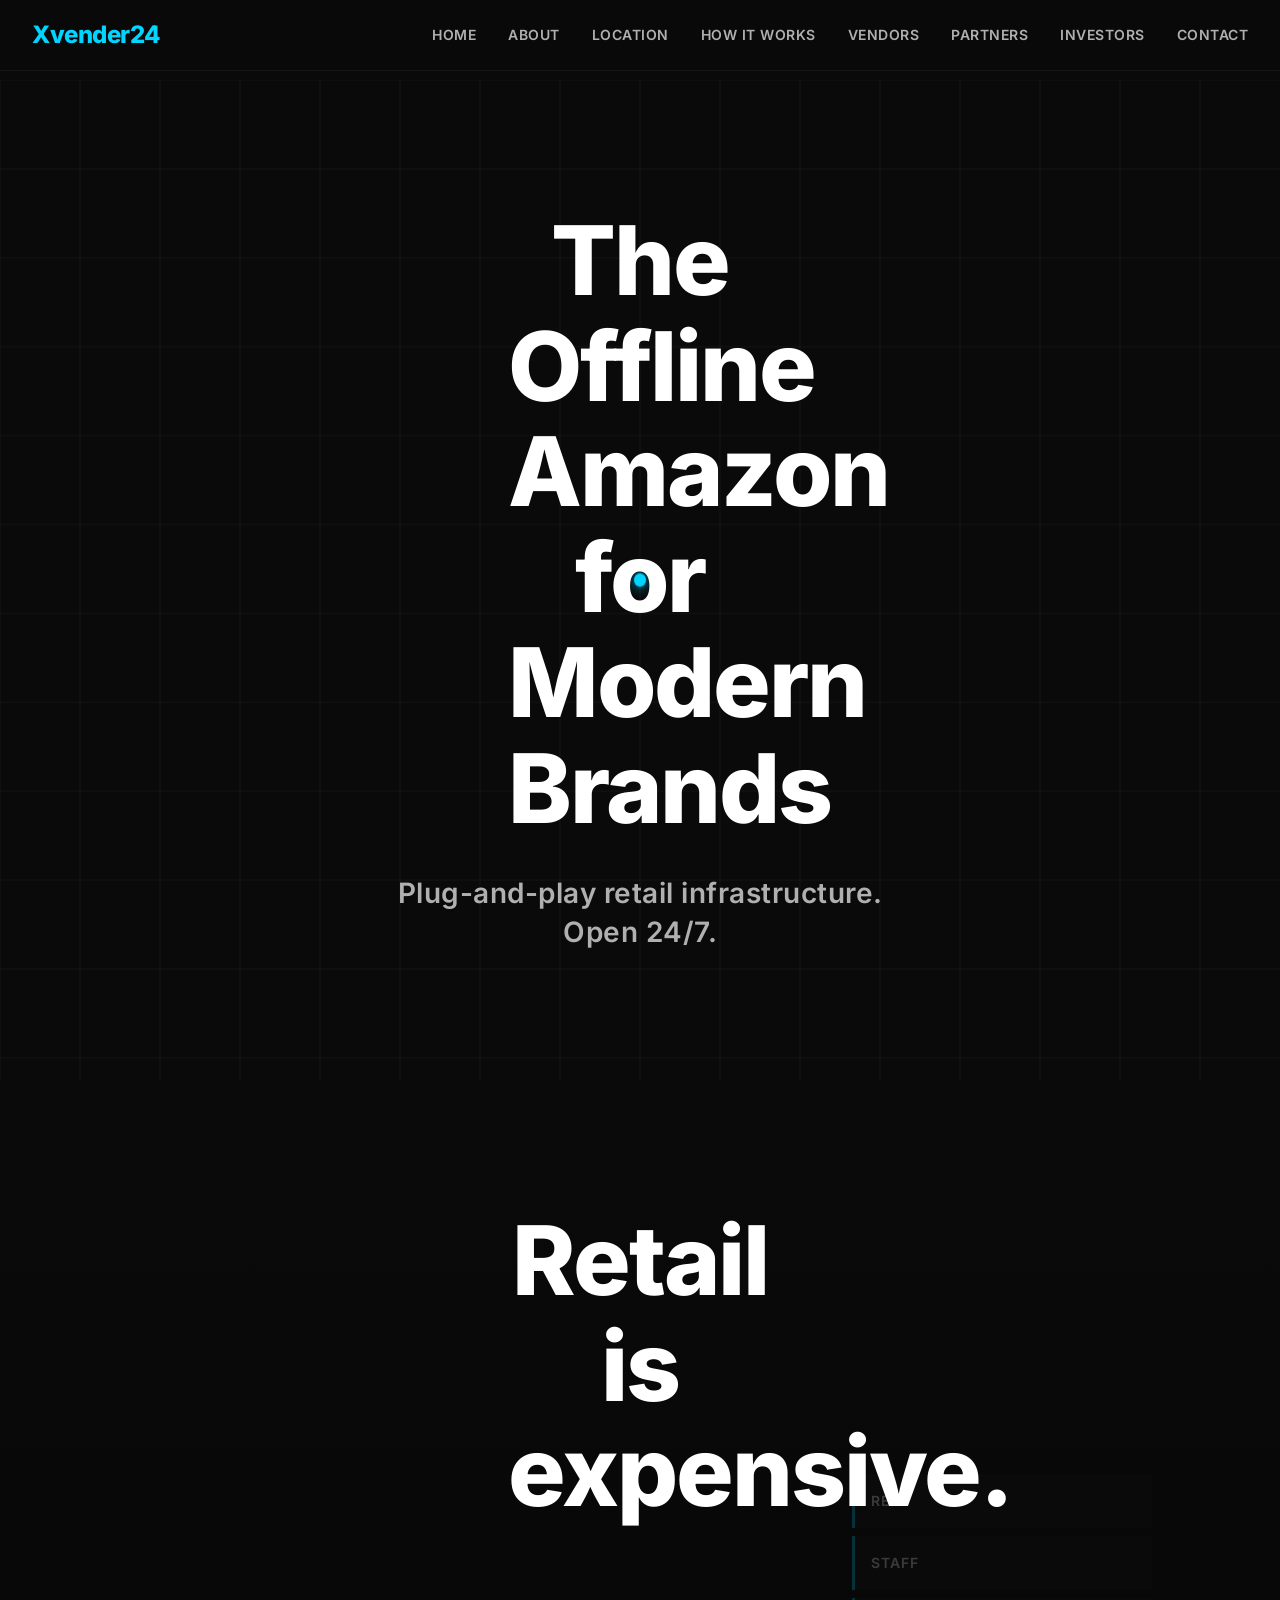
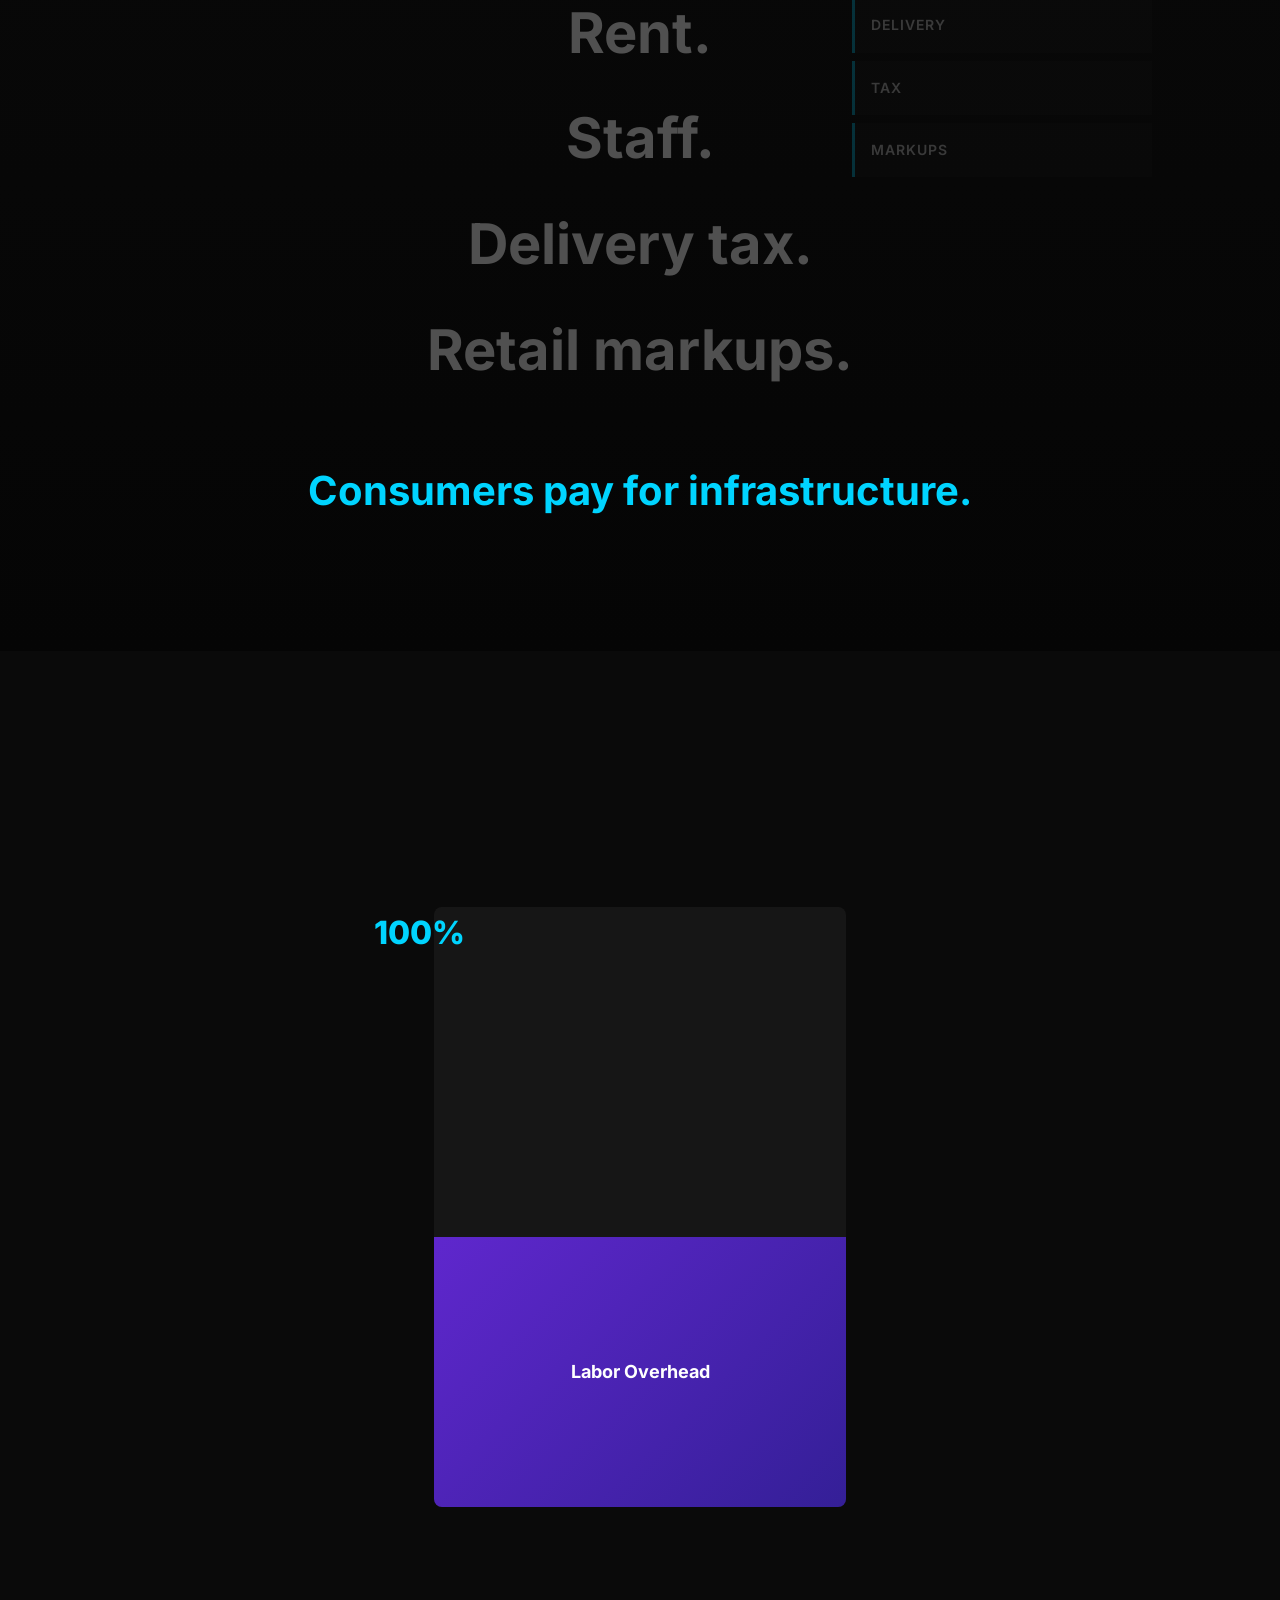
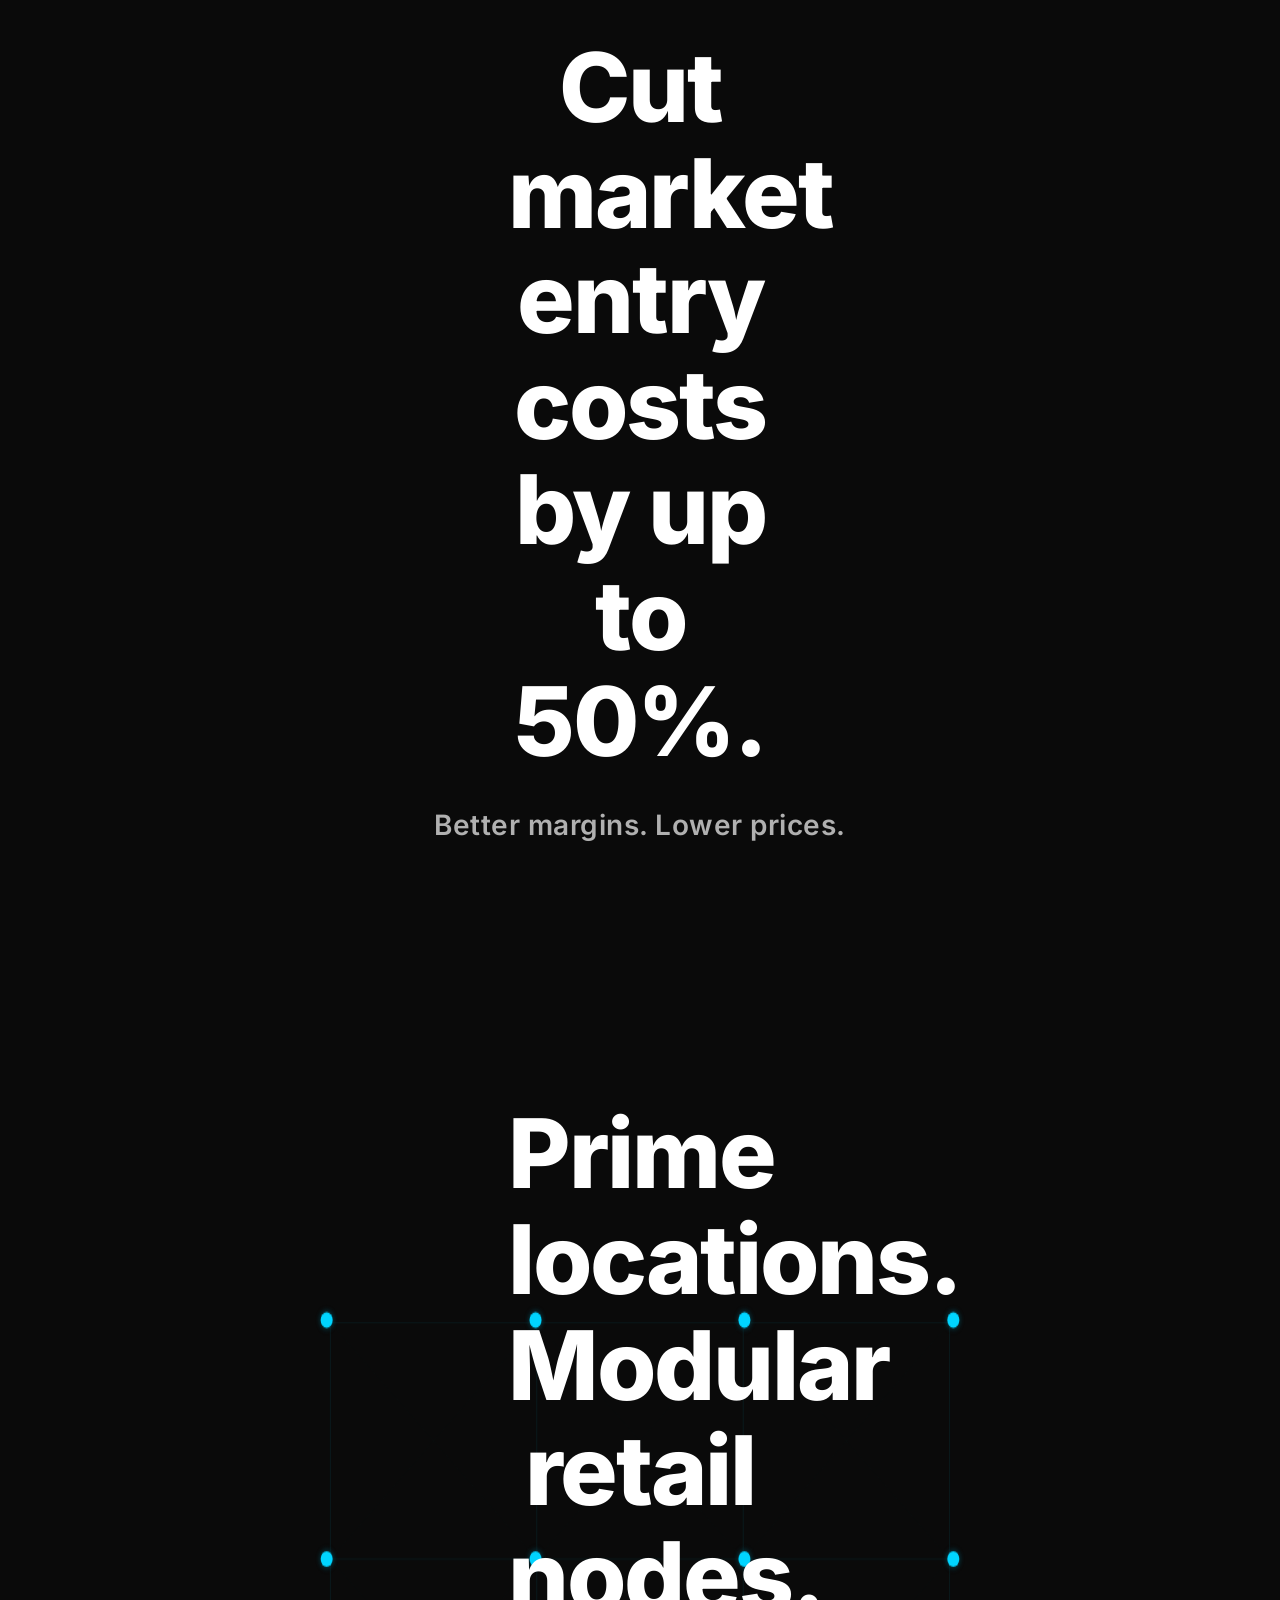
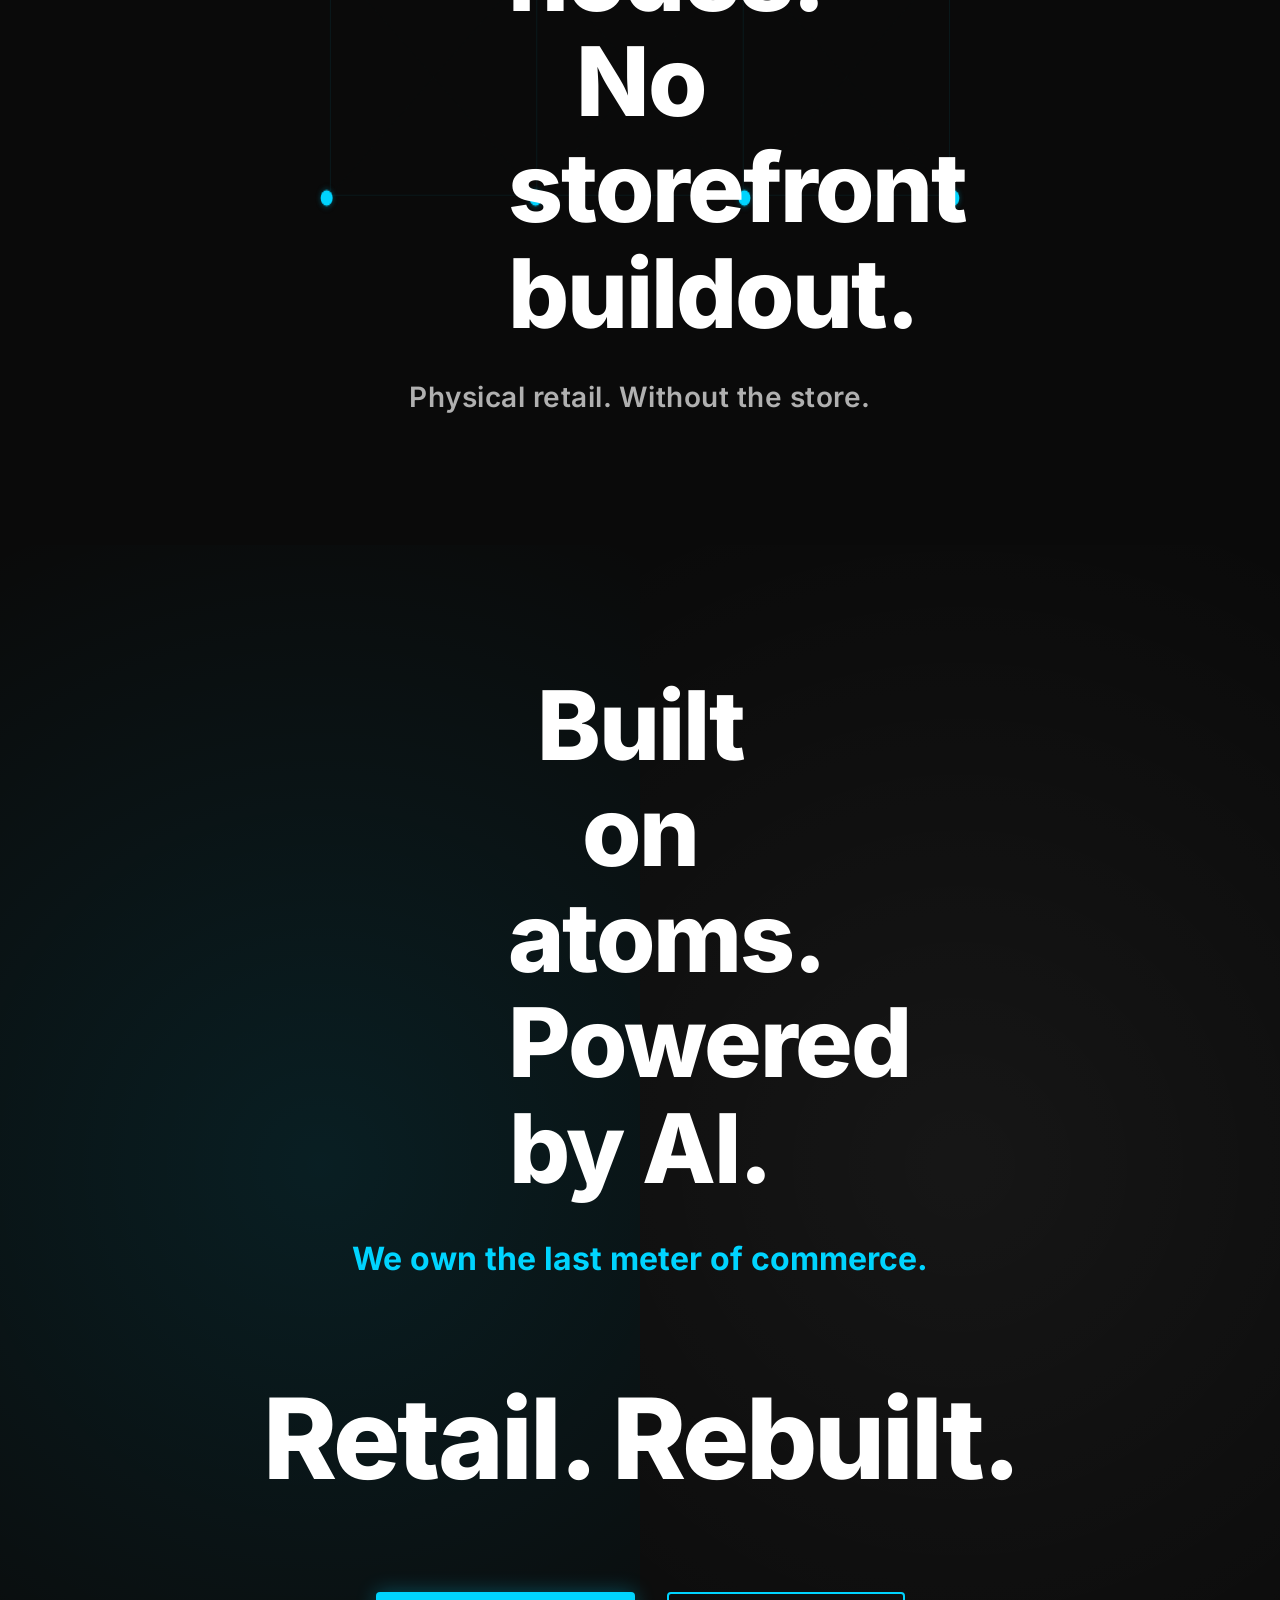
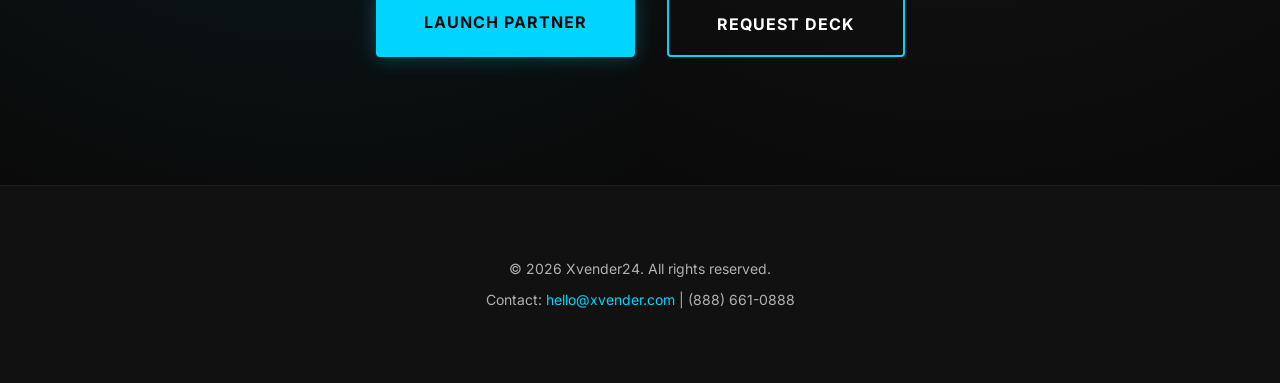
<file: index.html>
<!DOCTYPE html>
<html lang="en">
<head>
    <meta charset="UTF-8">
    <meta name="viewport" content="width=device-width, initial-scale=1.0">
    <title>Xvender24 - The Offline Amazon for Modern Brands</title>
    <link rel="stylesheet" href="css/style.css">
    <link rel="stylesheet" href="css/fonts.css">
</head>
<body>
    <!-- Navigation -->
    <nav class="nav">
        <div class="nav-container">
            <div class="logo">Xvender24</div>
            <ul class="nav-menu">
                <li><a href="#home">Home</a></li>
                <li><a href="about.html">About</a></li>
                <li><a href="location.html">Location</a></li>
                <li><a href="how-it-works.html">How it Works</a></li>
                <li><a href="vendors.html">Vendors</a></li>
                <li><a href="partners.html">Partners</a></li>
                <li><a href="investors.html">Investors</a></li>
                <li><a href="contact.html">Contact</a></li>
            </ul>
        </div>
    </nav>

    <!-- Main Content -->
    <main class="main-content">
        
        <!-- SCREEN 1: CATEGORY DEFINITION -->
        <section class="screen screen-1" id="screen-1">
            <canvas id="cityCanvas" class="city-canvas"></canvas>
            <div class="screen-content">
                <h1 class="headline fade-in-up">The Offline Amazon<br>for Modern Brands</h1>
                <p class="subtitle fade-in-up delay-1">Plug-and-play retail infrastructure.<br>Open 24/7.</p>
            </div>
        </section>

        <!-- SCREEN 2: THE PROBLEM -->
        <section class="screen screen-2" id="screen-2">
            <div class="screen-content">
                <h2 class="headline fade-in-up">Retail is expensive.</h2>
                <div class="cost-layers">
                    <p class="cost-item fade-in-seq" data-delay="0">Rent.</p>
                    <p class="cost-item fade-in-seq" data-delay="1">Staff.</p>
                    <p class="cost-item fade-in-seq" data-delay="2">Delivery tax.</p>
                    <p class="cost-item fade-in-seq" data-delay="3">Retail markups.</p>
                </div>
                <p class="conclusion fade-in-up delay-4">Consumers pay for infrastructure.</p>
            </div>
            <div class="storefront-silhouette">
                <div class="cost-tag" data-label="Rent"></div>
                <div class="cost-tag" data-label="Staff"></div>
                <div class="cost-tag" data-label="Delivery"></div>
                <div class="cost-tag" data-label="Tax"></div>
                <div class="cost-tag" data-label="Markups"></div>
            </div>
        </section>

        <!-- SCREEN 3: THE SHIFT (CORE MOMENT) -->
        <section class="screen screen-3" id="screen-3">
            <div class="screen-content">
                <div class="cost-bar-container">
                    <div class="cost-bar" id="costBar">
                        <div class="cost-segment delivery" data-label="Delivery 30%"></div>
                        <div class="cost-segment retail" data-label="Retail 25%"></div>
                        <div class="cost-segment labor" data-label="Labor Overhead"></div>
                    </div>
                    <div class="cost-label-start">100%</div>
                    <div class="cost-label-end">50%</div>
                </div>
                <h2 class="headline fade-in-scale">Cut market entry costs<br>by up to 50%.</h2>
                <p class="subtitle fade-in-up delay-1">Better margins. Lower prices.</p>
            </div>
        </section>

        <!-- SCREEN 4: THE PLATFORM NETWORK -->
        <section class="screen screen-4" id="screen-4">
            <canvas id="networkCanvas" class="network-canvas"></canvas>
            <div class="screen-content">
                <h2 class="headline fade-in-up">Prime locations.<br>Modular retail nodes.<br>No storefront buildout.</h2>
                <p class="subtitle fade-in-up delay-1">Physical retail. Without the store.</p>
            </div>
        </section>

        <!-- SCREEN 5: STRATEGIC POSITION + CTA -->
        <section class="screen screen-5" id="screen-5">
            <div class="split-effect">
                <div class="split-left particles-canvas"></div>
                <div class="split-right product-silhouette"></div>
            </div>
            <div class="screen-content">
                <h2 class="headline fade-in-up">Built on atoms.<br>Powered by AI.</h2>
                <p class="tagline fade-in-up delay-1">We own the last meter of commerce.</p>
                <h3 class="final-line fade-in-scale delay-2">Retail. Rebuilt.</h3>
                <div class="cta-buttons fade-in-up delay-3">
                    <a href="vendors.html" class="btn btn-primary">Launch Partner</a>
                    <a href="investors.html" class="btn btn-secondary">Request Deck</a>
                </div>
            </div>
        </section>

    </main>

    <!-- Footer -->
    <footer class="footer">
        <div class="footer-content">
            <p>&copy; 2026 Xvender24. All rights reserved.</p>
            <p>Contact: <a href="mailto:hello@xvender.com">hello@xvender.com</a> | (888) 661-0888</p>
        </div>
    </footer>

    <script src="js/script.js?v=20261030"></script>
    <!-- xv-anim-failsafe: reveal content even if main script fails (WeChat / old webviews) -->
    <noscript><style>.fade-in-up,.fade-in-scale,.fade-in-seq{opacity:1 !important;transform:none !important}</style></noscript>
    <script>
      setTimeout(function () {
        if (document.body && !document.body.classList.contains('xv-ready')) {
          var els = document.querySelectorAll('.fade-in-up,.fade-in-scale,.fade-in-seq,.cost-item,.cost-tag,.cost-label-end');
          for (var i = 0; i < els.length; i++) els[i].classList.add('visible');
        }
      }, 2500);
    </script></body>
</html>
</file>
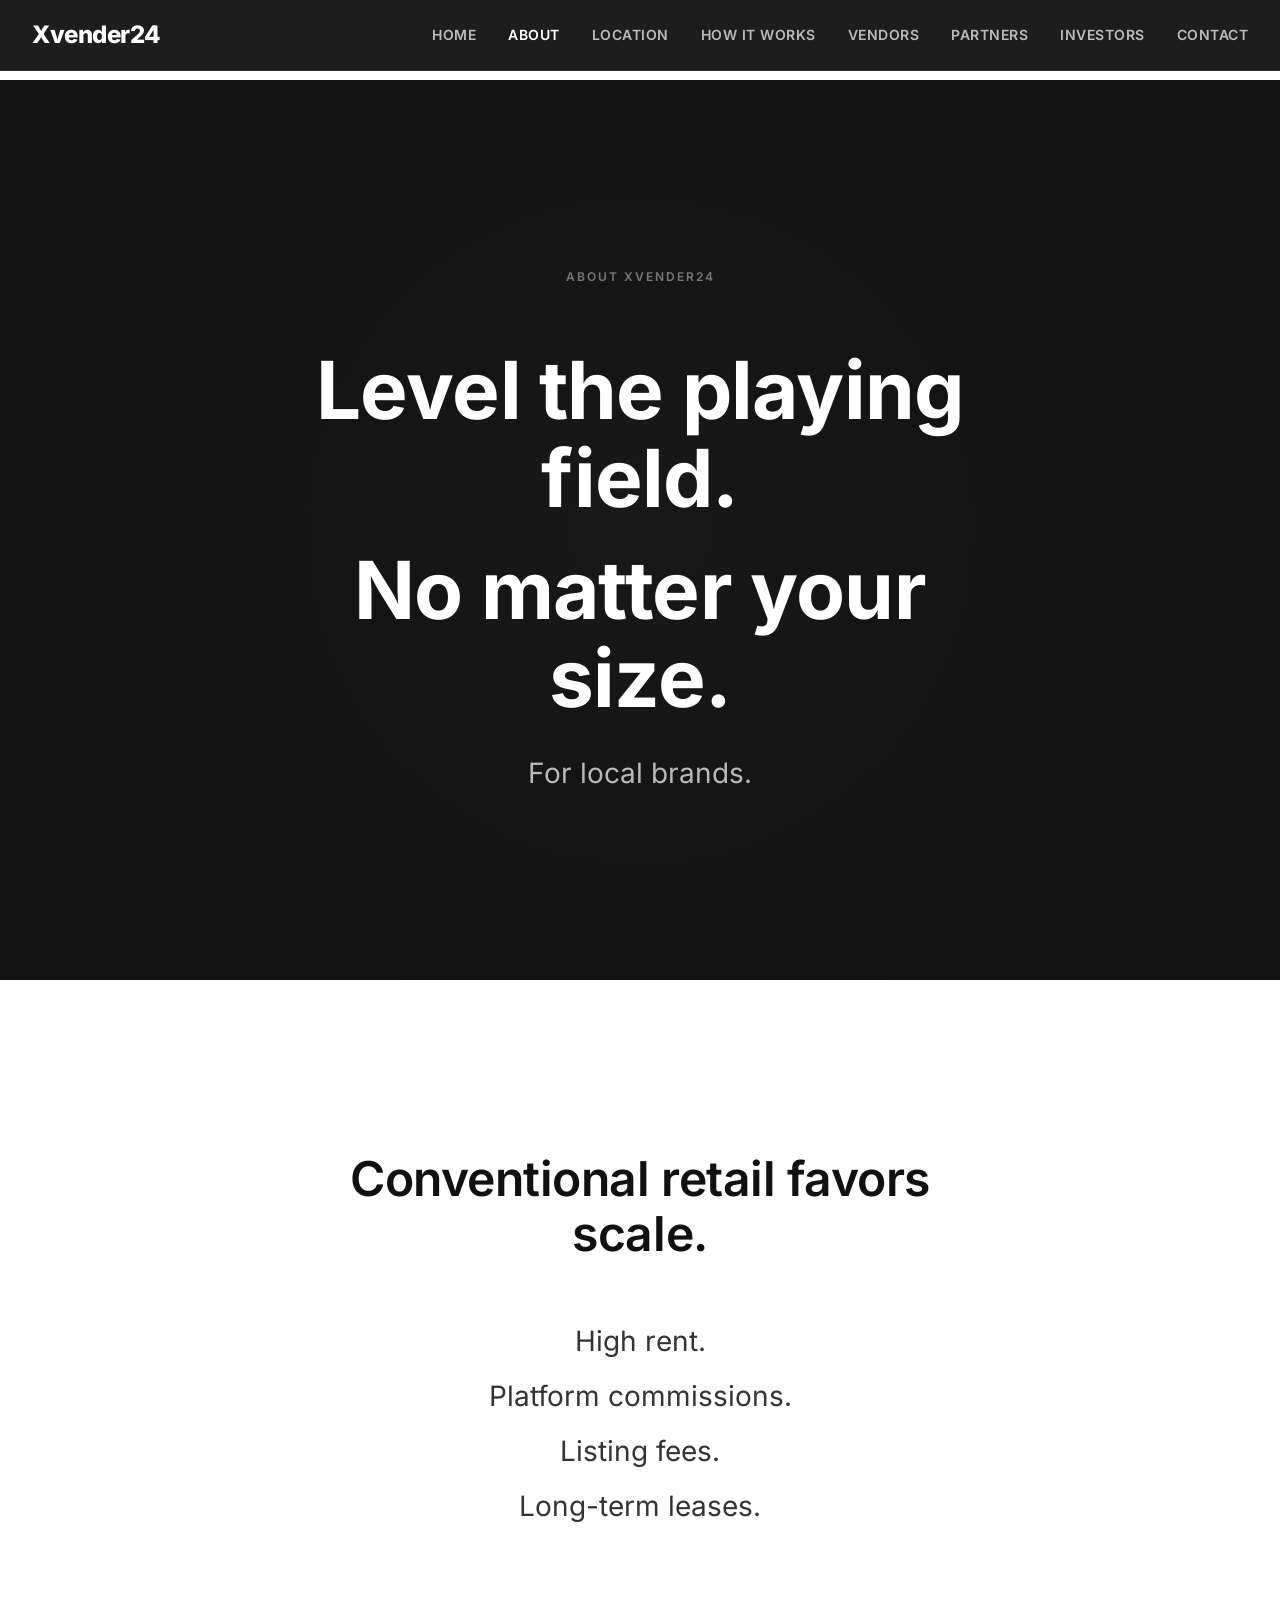
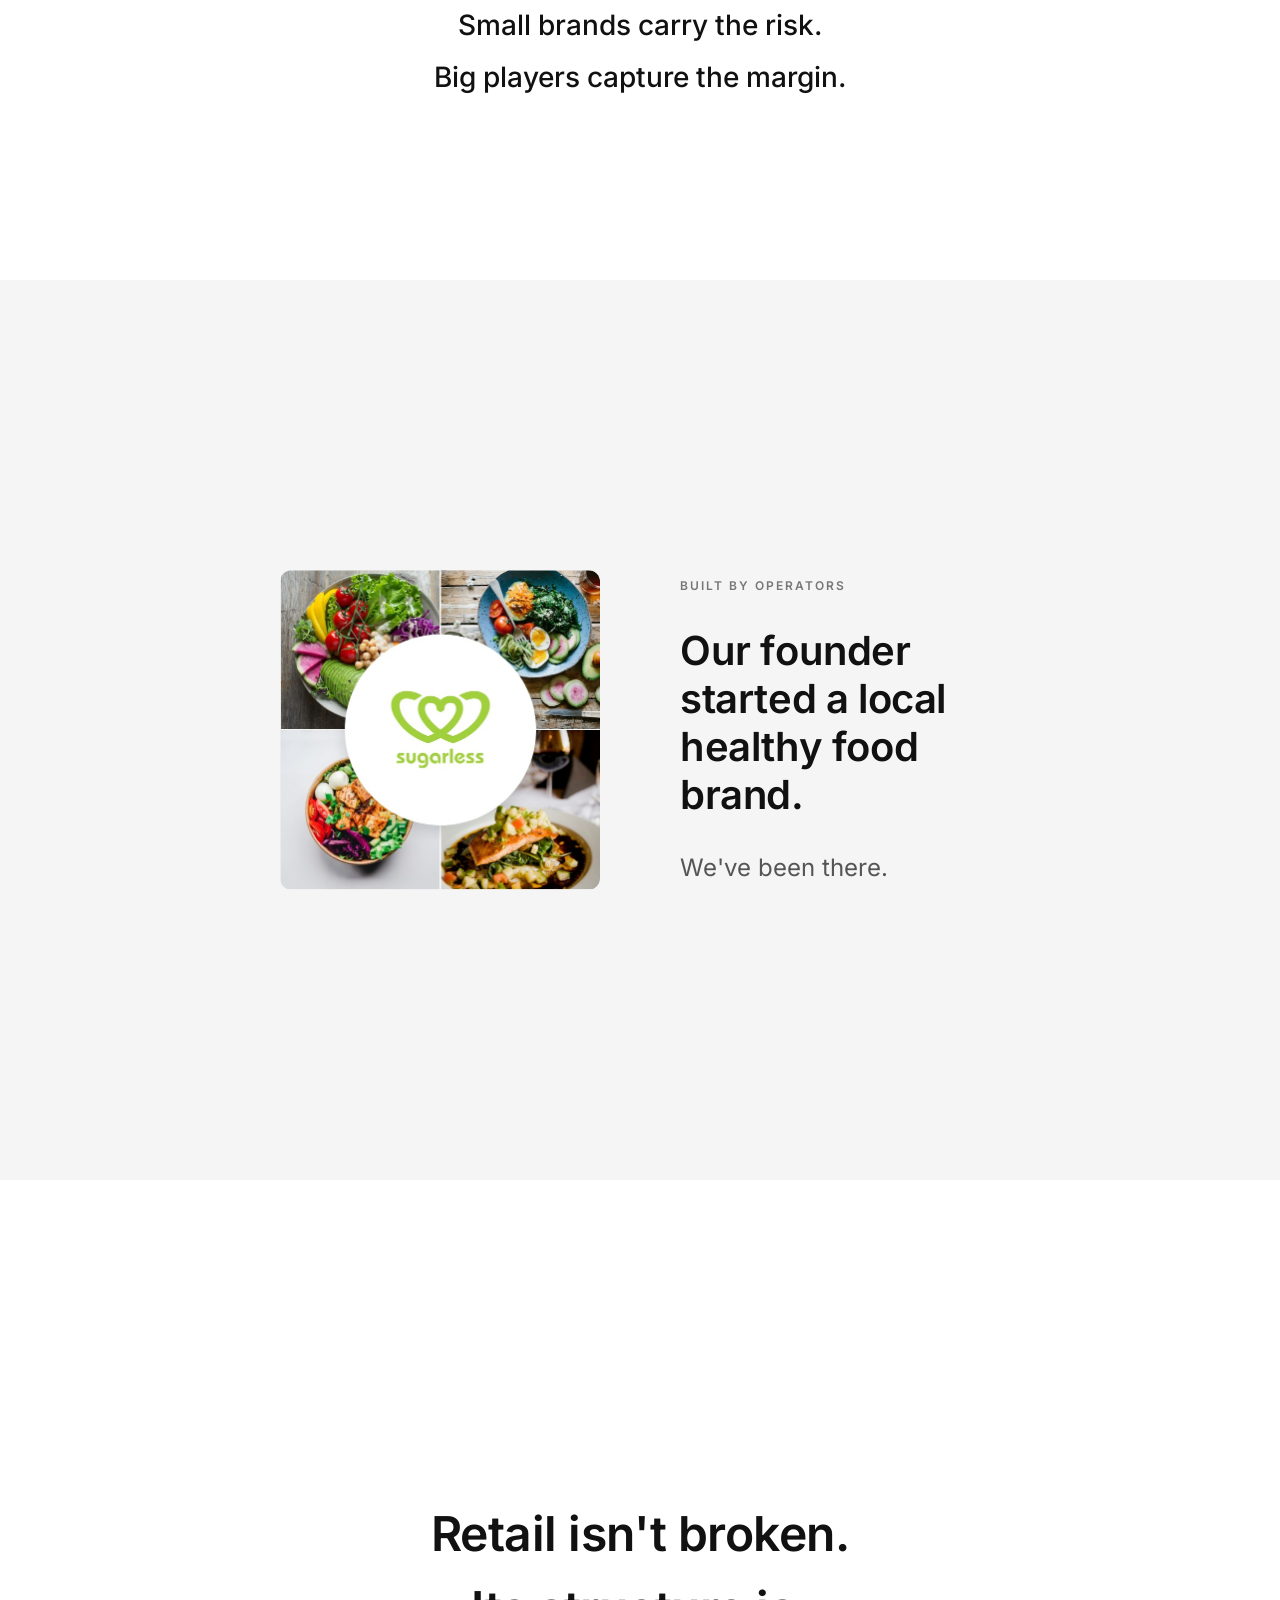
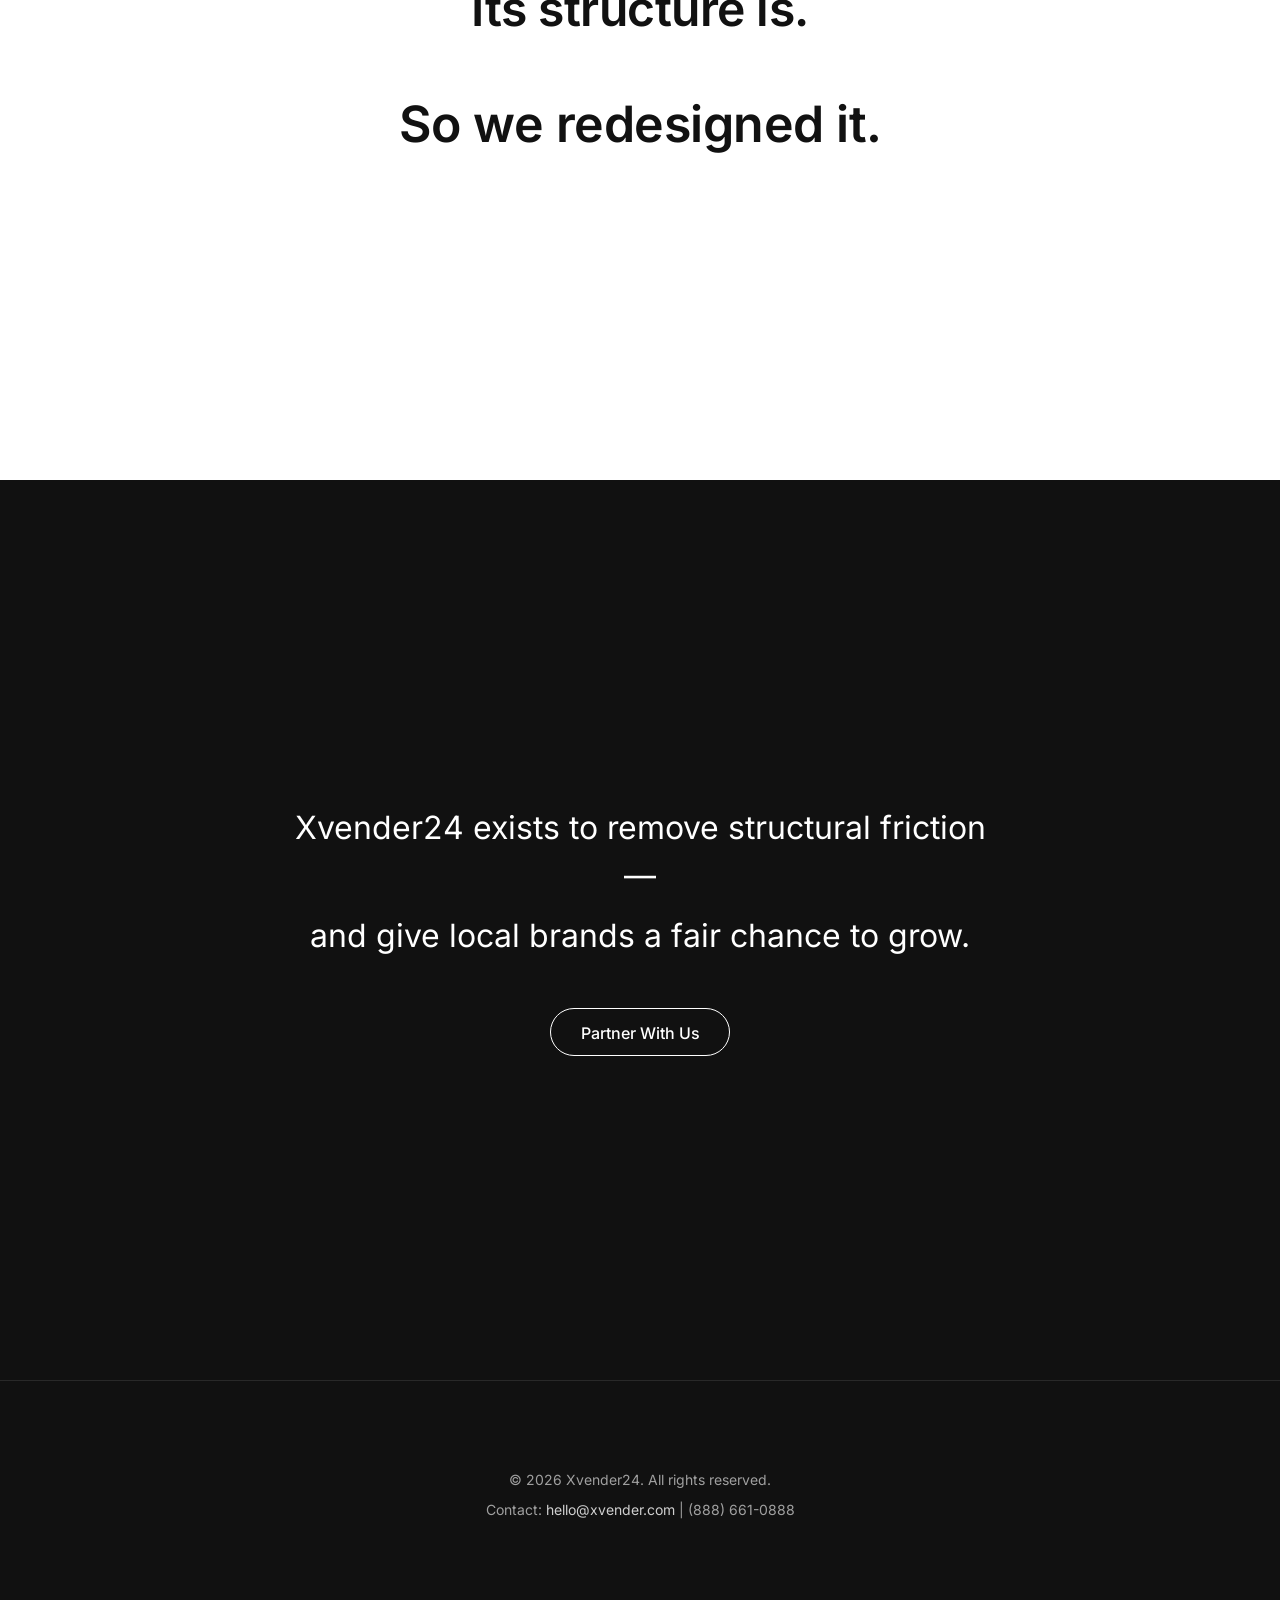
<file: about.html>
<!DOCTYPE html>
<html lang="en">
<head>
    <meta charset="UTF-8">
    <meta name="viewport" content="width=device-width, initial-scale=1.0">
    <title>About - Xvender24</title>
    <link rel="stylesheet" href="css/style.css">
    <link rel="stylesheet" href="css/about.css">
    <link rel="stylesheet" href="css/fonts.css">
</head>
<body class="about-body">

    <!-- Navigation -->
    <nav class="nav about-nav">
        <div class="nav-container">
            <div class="logo"><a href="index.html">Xvender24</a></div>
            <ul class="nav-menu">
                <li><a href="index.html">Home</a></li>
                <li><a href="about.html" class="active">About</a></li>
                <li><a href="location.html">Location</a></li>
                <li><a href="how-it-works.html">How it Works</a></li>
                <li><a href="vendors.html">Vendors</a></li>
                <li><a href="partners.html">Partners</a></li>
                <li><a href="investors.html">Investors</a></li>
                <li><a href="contact.html">Contact</a></li>
            </ul>
        </div>
    </nav>

    <!-- Main Content -->
    <main class="about-main">
        
        <!-- SECTION 1: HERO -->
        <section class="section section-hero">
            <div class="container">
                <div class="hero-content">
                    <p class="hero-label fade-reveal" data-delay="0">ABOUT XVENDER24</p>
                    <h1 class="hero-statement">
                        <span class="hero-line fade-reveal" data-delay="100">Level the playing field.</span>
                        <span class="hero-line fade-reveal" data-delay="400">No matter your size.</span>
                    </h1>
                    <p class="hero-subline fade-reveal" data-delay="700">For local brands.</p>
                </div>
            </div>
            <div class="hero-background"></div>
        </section>

        <!-- SECTION 2: THE PROBLEM -->
        <section class="section section-problem">
            <div class="container">
                <h2 class="section-headline scroll-reveal">Conventional retail favors scale.</h2>
                
                <div class="problem-list">
                    <p class="problem-item scroll-reveal" data-delay="0">High rent.</p>
                    <p class="problem-item scroll-reveal" data-delay="150">Platform commissions.</p>
                    <p class="problem-item scroll-reveal" data-delay="300">Listing fees.</p>
                    <p class="problem-item scroll-reveal" data-delay="450">Long-term leases.</p>
                </div>
                
                <div class="problem-conclusion">
                    <p class="conclusion-line scroll-reveal" data-delay="0">Small brands carry the risk.</p>
                    <p class="conclusion-line scroll-reveal" data-delay="150">Big players capture the margin.</p>
                </div>
            </div>
        </section>

        <!-- SECTION 3: BUILT BY OPERATORS -->
        <section class="section section-operators">
            <div class="container">
                <div class="operators-grid">
                    <div class="operators-image scroll-reveal" data-delay="0">
                        <div class="image-placeholder">
                            <!-- Sugarless - founder's healthy food brand -->
                            <img src="images/sugarless-brand.jpg" alt="Sugarless - Our founder's healthy food brand">
                        </div>
                    </div>
                    <div class="operators-text">
                        <p class="operators-label scroll-reveal" data-delay="200">BUILT BY OPERATORS</p>
                        <h2 class="operators-headline scroll-reveal" data-delay="350">Our founder started a local healthy food brand.</h2>
                        <p class="operators-subline scroll-reveal" data-delay="500">We've been there.</p>
                    </div>
                </div>
            </div>
        </section>

        <!-- SECTION 4: BELIEF -->
        <section class="section section-belief">
            <div class="container">
                <div class="belief-content">
                    <p class="belief-line scroll-reveal" data-delay="0">Retail isn't broken.</p>
                    <p class="belief-line scroll-reveal" data-delay="200">Its structure is.</p>
                    <div class="belief-spacer"></div>
                    <p class="belief-final scroll-reveal scale-reveal" data-delay="600">So we redesigned it.</p>
                </div>
            </div>
        </section>

        <!-- SECTION 5: CLOSING -->
        <section class="section section-closing">
            <div class="container">
                <div class="closing-content">
                    <p class="closing-statement">
                        <span class="closing-line scroll-reveal" data-delay="0">Xvender24 exists to remove structural friction —</span>
                        <span class="closing-line scroll-reveal" data-delay="200">and give local brands a fair chance to grow.</span>
                    </p>
                    <div class="closing-cta scroll-reveal" data-delay="400">
                        <a href="contact.html?intent=partner" class="closing-btn">Partner With Us</a>
                    </div>
                </div>
            </div>
        </section>

    </main>

    <!-- Footer -->
    <footer class="footer about-footer">
        <div class="footer-content">
            <p>&copy; 2026 Xvender24. All rights reserved.</p>
            <p>Contact: <a href="mailto:hello@xvender.com">hello@xvender.com</a> | (888) 661-0888</p>
        </div>
    </footer>

    <script src="js/about.js"></script>
    <!-- xv-anim-failsafe: reveal content even if main script fails (WeChat / old webviews) -->
    <noscript><style>.fade-in-up,.fade-in-scale,.fade-in-seq{opacity:1 !important;transform:none !important}</style></noscript>
    <script>
      setTimeout(function () {
        if (document.body && !document.body.classList.contains('xv-ready')) {
          var els = document.querySelectorAll('.fade-in-up,.fade-in-scale,.fade-in-seq,.cost-item,.cost-tag,.cost-label-end');
          for (var i = 0; i < els.length; i++) els[i].classList.add('visible');
        }
      }, 2500);
    </script></body>
</html>
</file>
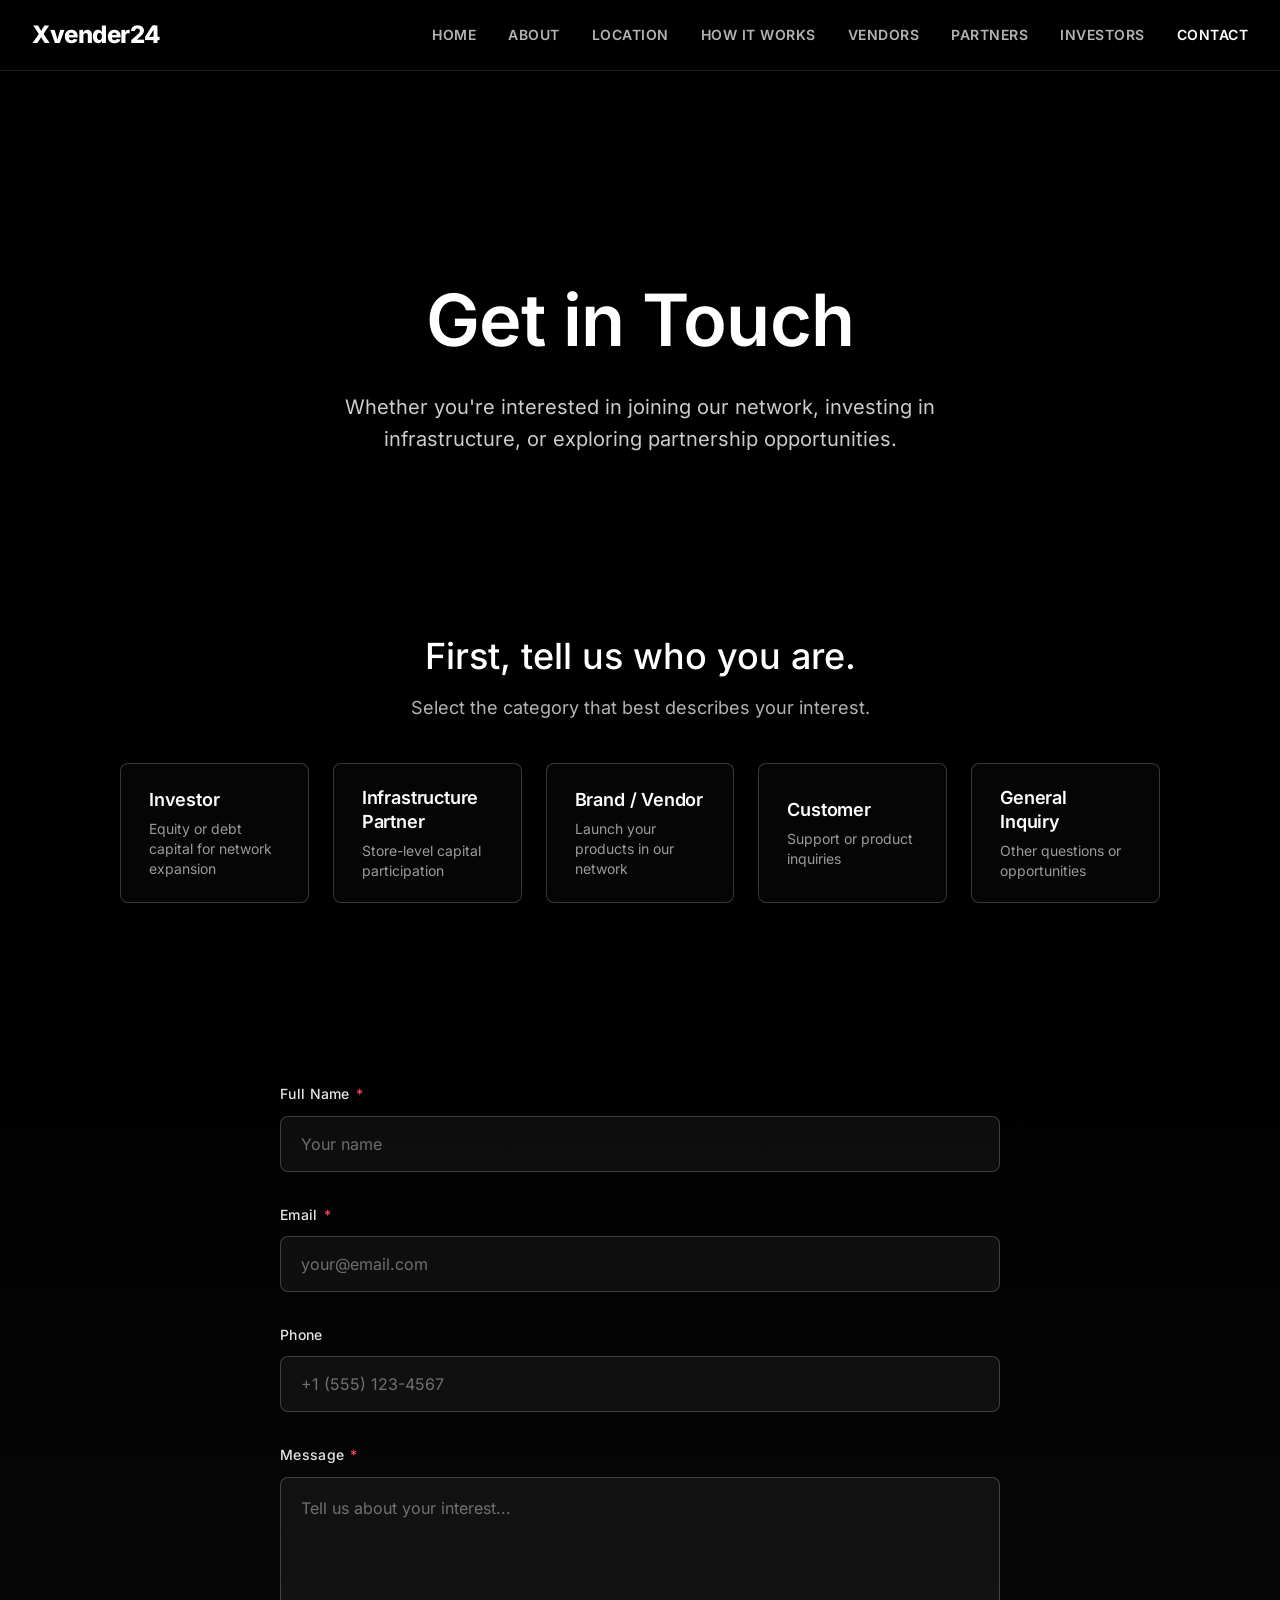
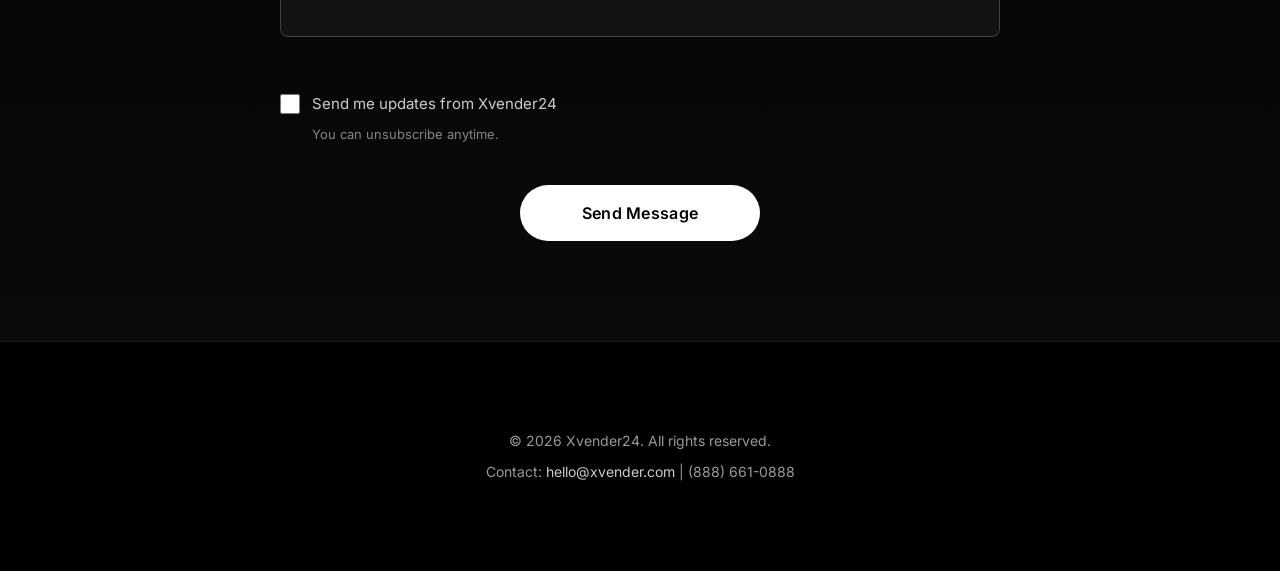
<file: contact.html>
<!DOCTYPE html>
<html lang="en">
<head>
    <meta charset="UTF-8">
    <meta name="viewport" content="width=device-width, initial-scale=1.0">
    <title>Contact - Xvender24</title>
    <link rel="stylesheet" href="css/style.css">
    <link rel="stylesheet" href="css/contact.css">
    <link rel="stylesheet" href="css/fonts.css">
</head>
<body class="contact-body">

    <!-- Navigation -->
    <nav class="nav contact-nav">
        <div class="nav-container">
            <div class="logo"><a href="index.html">Xvender24</a></div>
            <ul class="nav-menu">
                <li><a href="index.html">Home</a></li>
                <li><a href="about.html">About</a></li>
                <li><a href="location.html">Location</a></li>
                <li><a href="how-it-works.html">How it Works</a></li>
                <li><a href="vendors.html">Vendors</a></li>
                <li><a href="partners.html">Partners</a></li>
                <li><a href="investors.html">Investors</a></li>
                <li><a href="contact.html" class="active">Contact</a></li>
            </ul>
        </div>
    </nav>

    <!-- Main Content -->
    <main class="contact-main">
        
        <!-- SECTION 1: HERO -->
        <section class="section section-hero">
            <div class="container">
                <h1 class="hero-title fade-in">Get in Touch</h1>
                <p class="hero-subtext fade-in delay-1">
                    Whether you're interested in joining our network, investing in infrastructure, or exploring partnership opportunities.
                </p>
            </div>
        </section>

        <!-- SECTION 2: CATEGORY SELECTOR -->
        <section class="section section-category">
            <div class="container">
                <h2 class="category-heading fade-in">First, tell us who you are.</h2>
                <p class="category-subtext fade-in delay-1">Select the category that best describes your interest.</p>
                <div class="spacer-40"></div>
                <div class="category-grid">
                    <div class="category-card fade-in-card delay-0" data-category="investor" tabindex="0">
                        <h3>Investor</h3>
                        <p>Equity or debt capital for network expansion</p>
                    </div>
                    <div class="category-card fade-in-card delay-1" data-category="partner" tabindex="0">
                        <h3>Infrastructure Partner</h3>
                        <p>Store-level capital participation</p>
                    </div>
                    <div class="category-card fade-in-card delay-2" data-category="vendor" tabindex="0">
                        <h3>Brand / Vendor</h3>
                        <p>Launch your products in our network</p>
                    </div>
                    <div class="category-card fade-in-card delay-3" data-category="customer" tabindex="0">
                        <h3>Customer</h3>
                        <p>Support or product inquiries</p>
                    </div>
                    <div class="category-card fade-in-card delay-4" data-category="general" tabindex="0">
                        <h3>General Inquiry</h3>
                        <p>Other questions or opportunities</p>
                    </div>
                </div>
                <p class="category-error" id="categoryError">Please choose a category.</p>
            </div>
        </section>

        <!-- SECTION 3: CONTACT FORM -->
        <section class="section section-form">
            <div class="container">
                <form class="contact-form" id="contactForm">
                    <input type="hidden" name="category" id="categoryInput" value="">
                    
                    <div class="form-group fade-in-form delay-0">
                        <label for="fullName">Full Name <span class="required">*</span></label>
                        <input 
                            type="text" 
                            id="fullName" 
                            name="fullName" 
                            class="form-input" 
                            placeholder="Your name"
                            required
                        >
                        <span class="error-text" id="fullNameError"></span>
                    </div>

                    <div class="form-group fade-in-form delay-1">
                        <label for="email">Email <span class="required">*</span></label>
                        <input 
                            type="email" 
                            id="email" 
                            name="email" 
                            class="form-input" 
                            placeholder="your@email.com"
                            required
                        >
                        <span class="error-text" id="emailError"></span>
                    </div>

                    <div class="form-group fade-in-form delay-2">
                        <label for="phone">Phone</label>
                        <input 
                            type="tel" 
                            id="phone" 
                            name="phone" 
                            class="form-input" 
                            placeholder="+1 (555) 123-4567"
                        >
                        <span class="error-text" id="phoneError"></span>
                    </div>

                    <div class="form-group fade-in-form delay-3">
                        <label for="comments">Message <span class="required">*</span></label>
                        <textarea 
                            id="comments" 
                            name="comments" 
                            class="form-textarea" 
                            placeholder="Tell us about your interest..."
                            required
                        ></textarea>
                        <span class="error-text" id="commentsError"></span>
                    </div>

                    <!-- SECTION 4: CONSENT + SUBMIT -->
                    <div class="form-consent fade-in-form delay-4">
                        <label class="consent-label">
                            <input type="checkbox" name="newsletter" id="newsletter" class="consent-checkbox">
                            <span>Send me updates from Xvender24</span>
                        </label>
                        <p class="consent-note">You can unsubscribe anytime.</p>
                    </div>

                    <div class="form-submit fade-in-form delay-5">
                        <button type="submit" class="submit-btn" id="submitBtn">
                            <span class="btn-text">Send Message</span>
                            <span class="btn-spinner" style="display: none;">
                                <svg class="spinner" viewBox="0 0 24 24" width="20" height="20">
                                    <circle cx="12" cy="12" r="10" stroke="#000000" stroke-width="3" fill="none" stroke-dasharray="62.83" stroke-dashoffset="62.83" opacity="0.3"/>
                                    <circle cx="12" cy="12" r="10" stroke="#000000" stroke-width="3" fill="none" stroke-dasharray="31.42 31.42" stroke-linecap="round" class="spinner-circle"/>
                                </svg>
                            </span>
                        </button>
                    </div>
                </form>
            </div>
        </section>

        <!-- SECTION 5: SUCCESS STATE (hidden by default) -->
        <section class="section section-success" id="successState" style="display: none;">
            <div class="container">
                <div class="success-content">
                    <div class="success-icon">
                        <svg width="64" height="64" viewBox="0 0 64 64" fill="none">
                            <circle cx="32" cy="32" r="30" stroke="#ffffff" stroke-width="2"/>
                            <path d="M20 32L28 40L44 24" stroke="#ffffff" stroke-width="3" stroke-linecap="round" stroke-linejoin="round"/>
                        </svg>
                    </div>
                    <h2 class="success-title">Message received.</h2>
                    <p class="success-text">We'll reply by email shortly.</p>
                    <a href="index.html" class="success-btn">Back to Home</a>
                </div>
            </div>
        </section>

    </main>

    <!-- Footer -->
    <footer class="footer contact-footer">
        <div class="footer-content">
            <p>&copy; 2026 Xvender24. All rights reserved.</p>
            <p>Contact: <a href="mailto:hello@xvender.com">hello@xvender.com</a> | (888) 661-0888</p>
        </div>
    </footer>

    <script src="js/contact.js"></script>
    <!-- xv-anim-failsafe: reveal content even if main script fails (WeChat / old webviews) -->
    <noscript><style>.fade-in-up,.fade-in-scale,.fade-in-seq{opacity:1 !important;transform:none !important}</style></noscript>
    <script>
      setTimeout(function () {
        if (document.body && !document.body.classList.contains('xv-ready')) {
          var els = document.querySelectorAll('.fade-in-up,.fade-in-scale,.fade-in-seq,.cost-item,.cost-tag,.cost-label-end');
          for (var i = 0; i < els.length; i++) els[i].classList.add('visible');
        }
      }, 2500);
    </script></body>
</html>
</file>
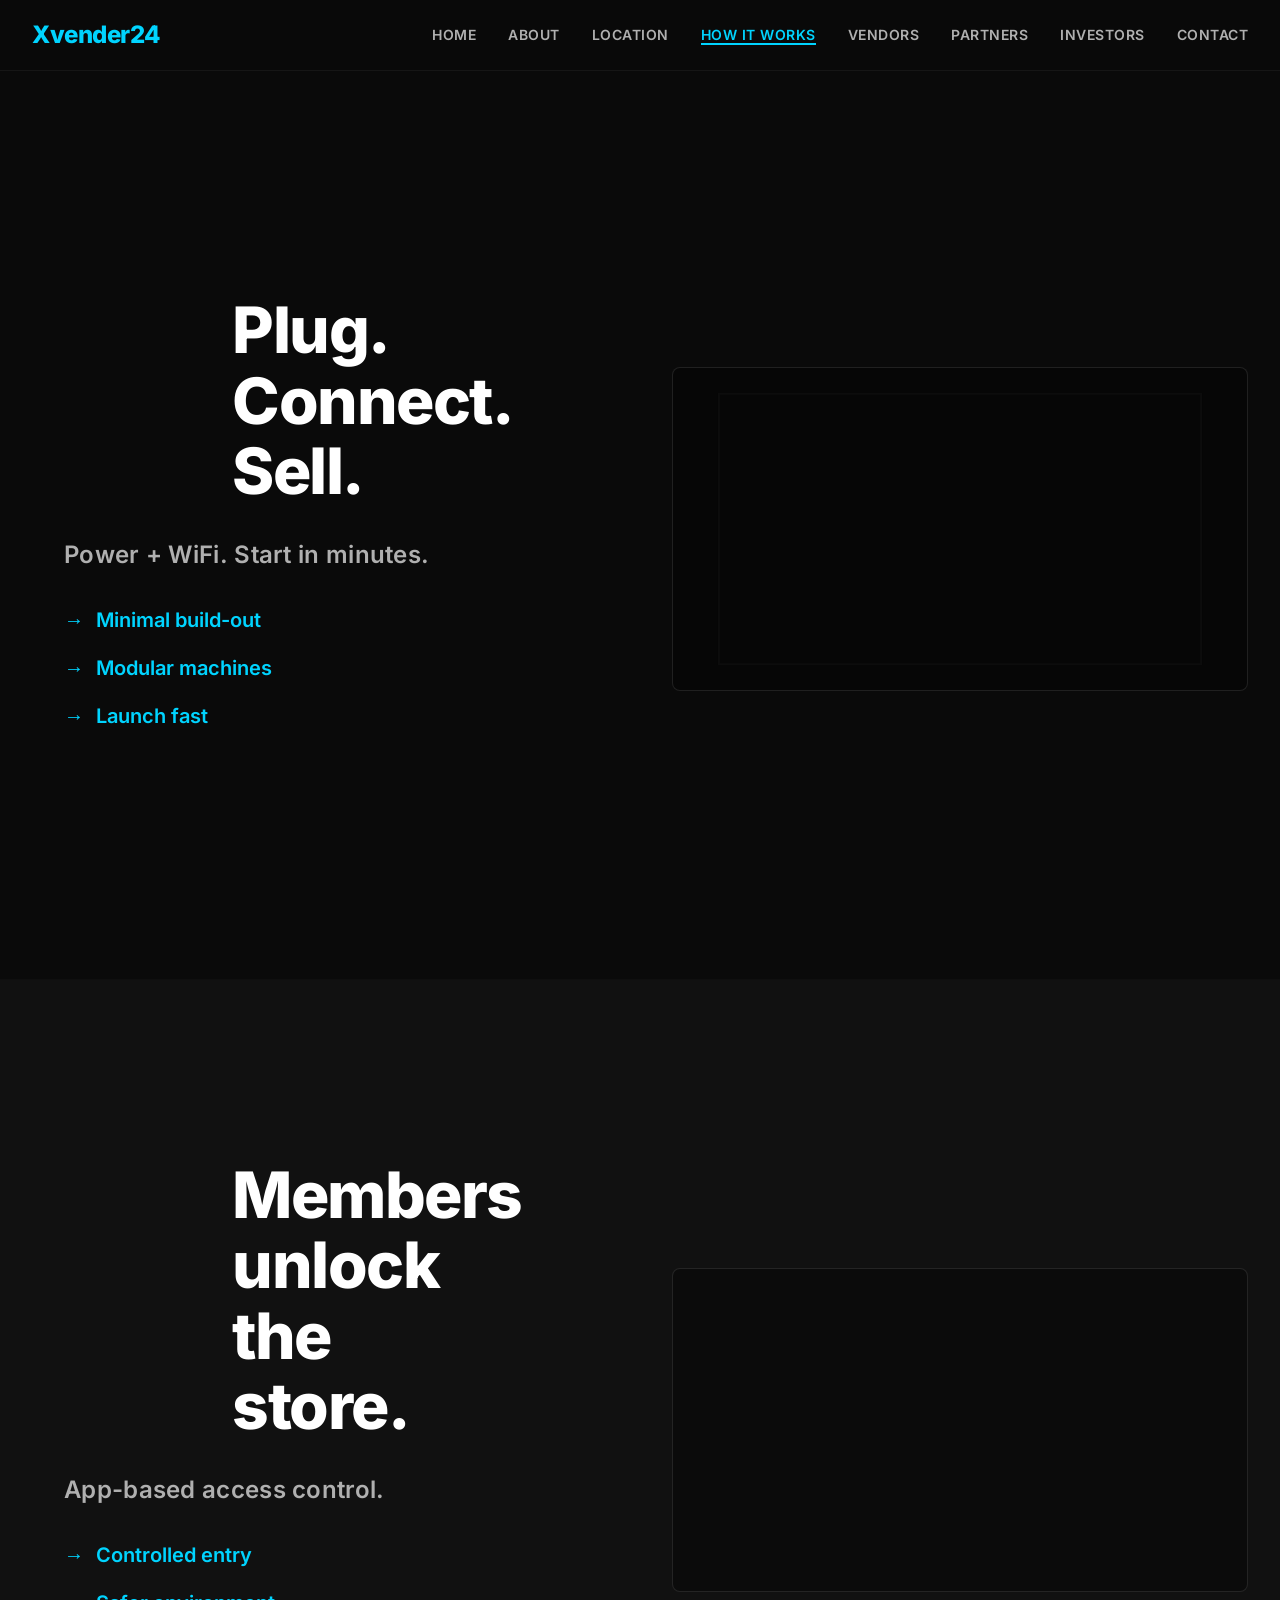
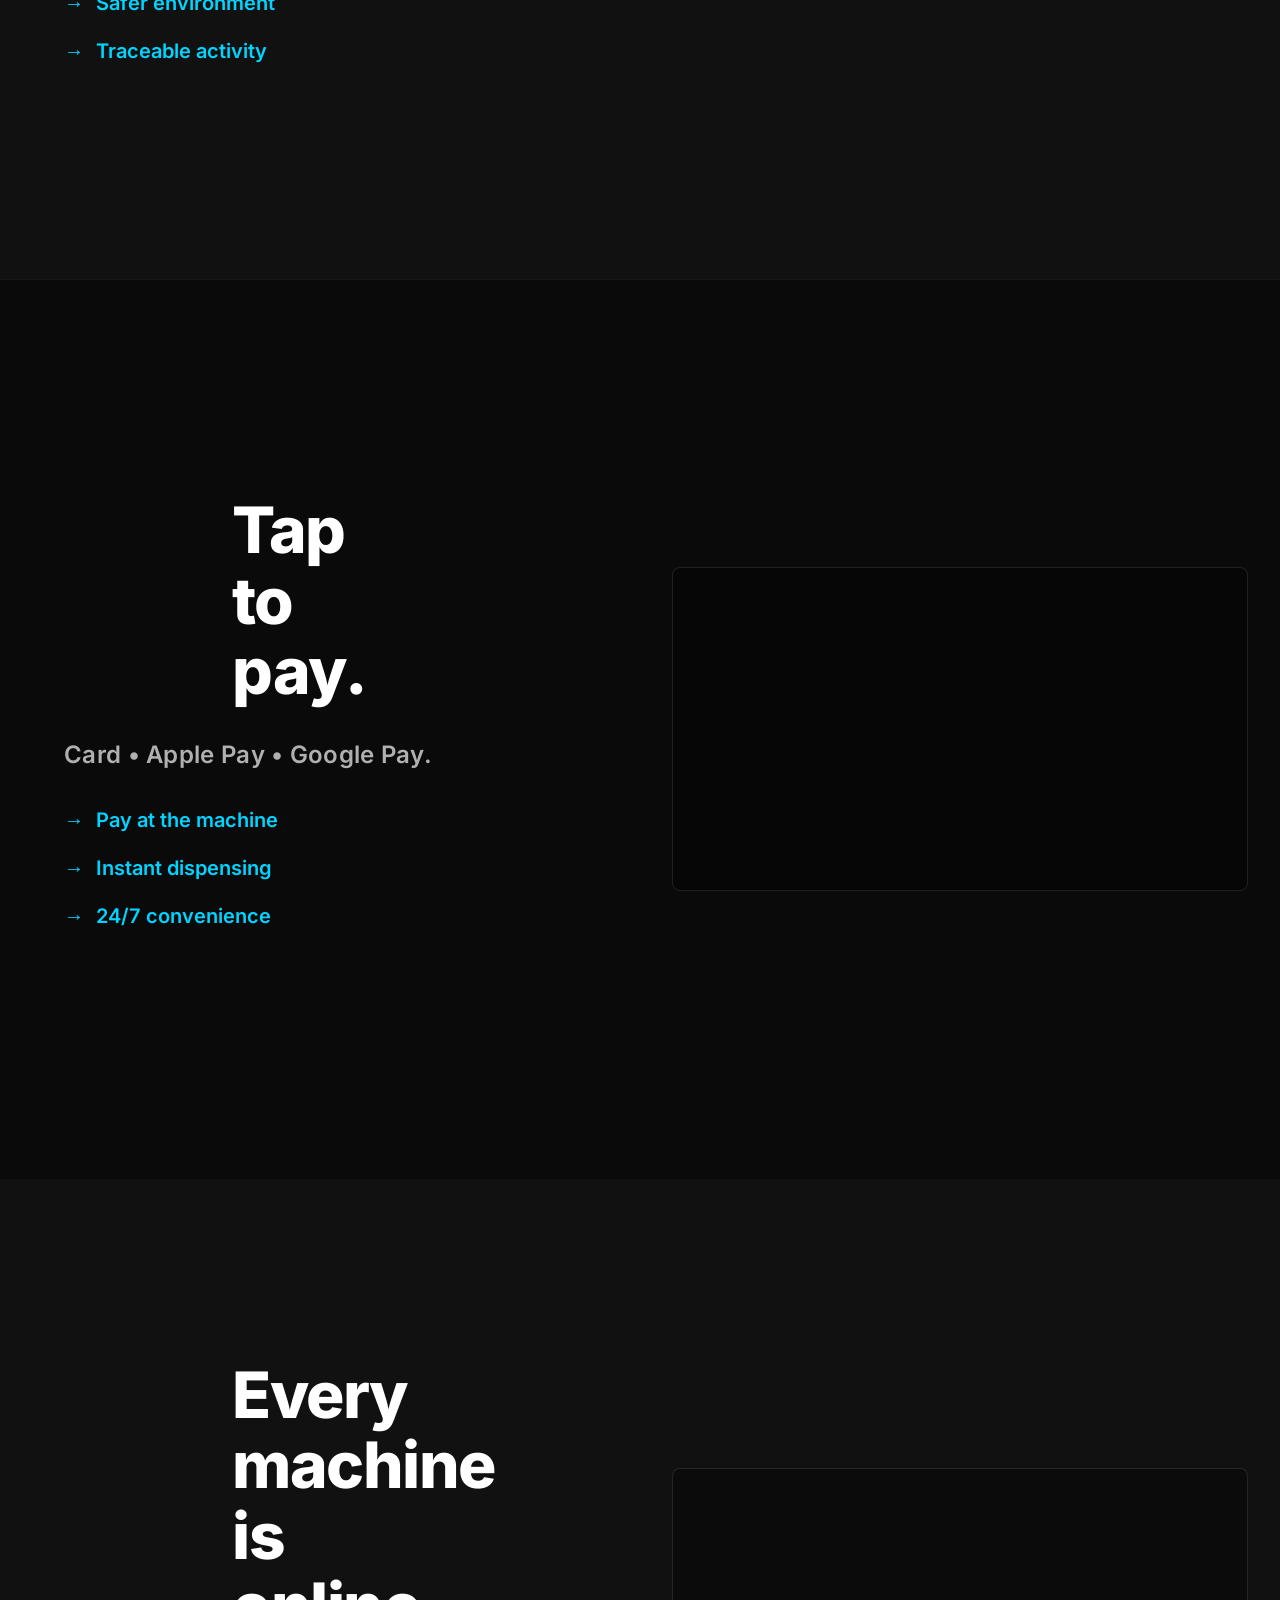
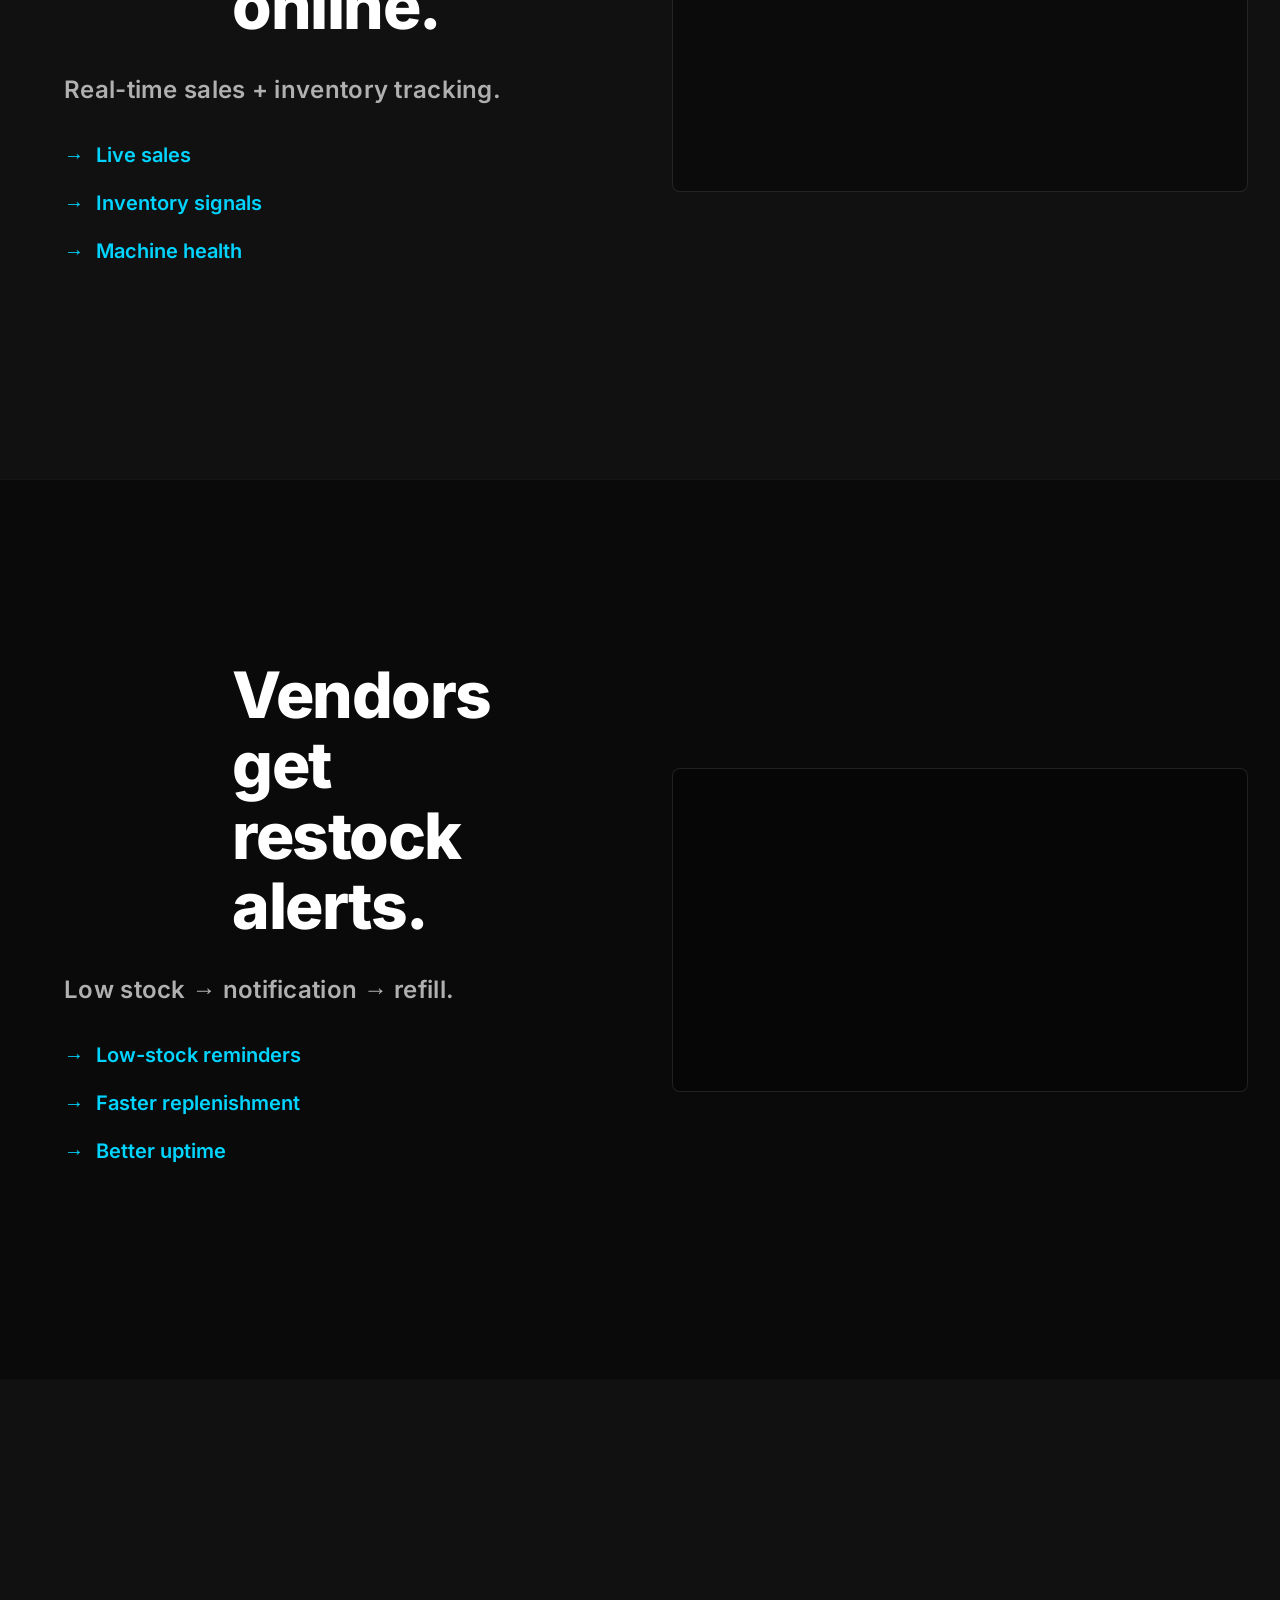
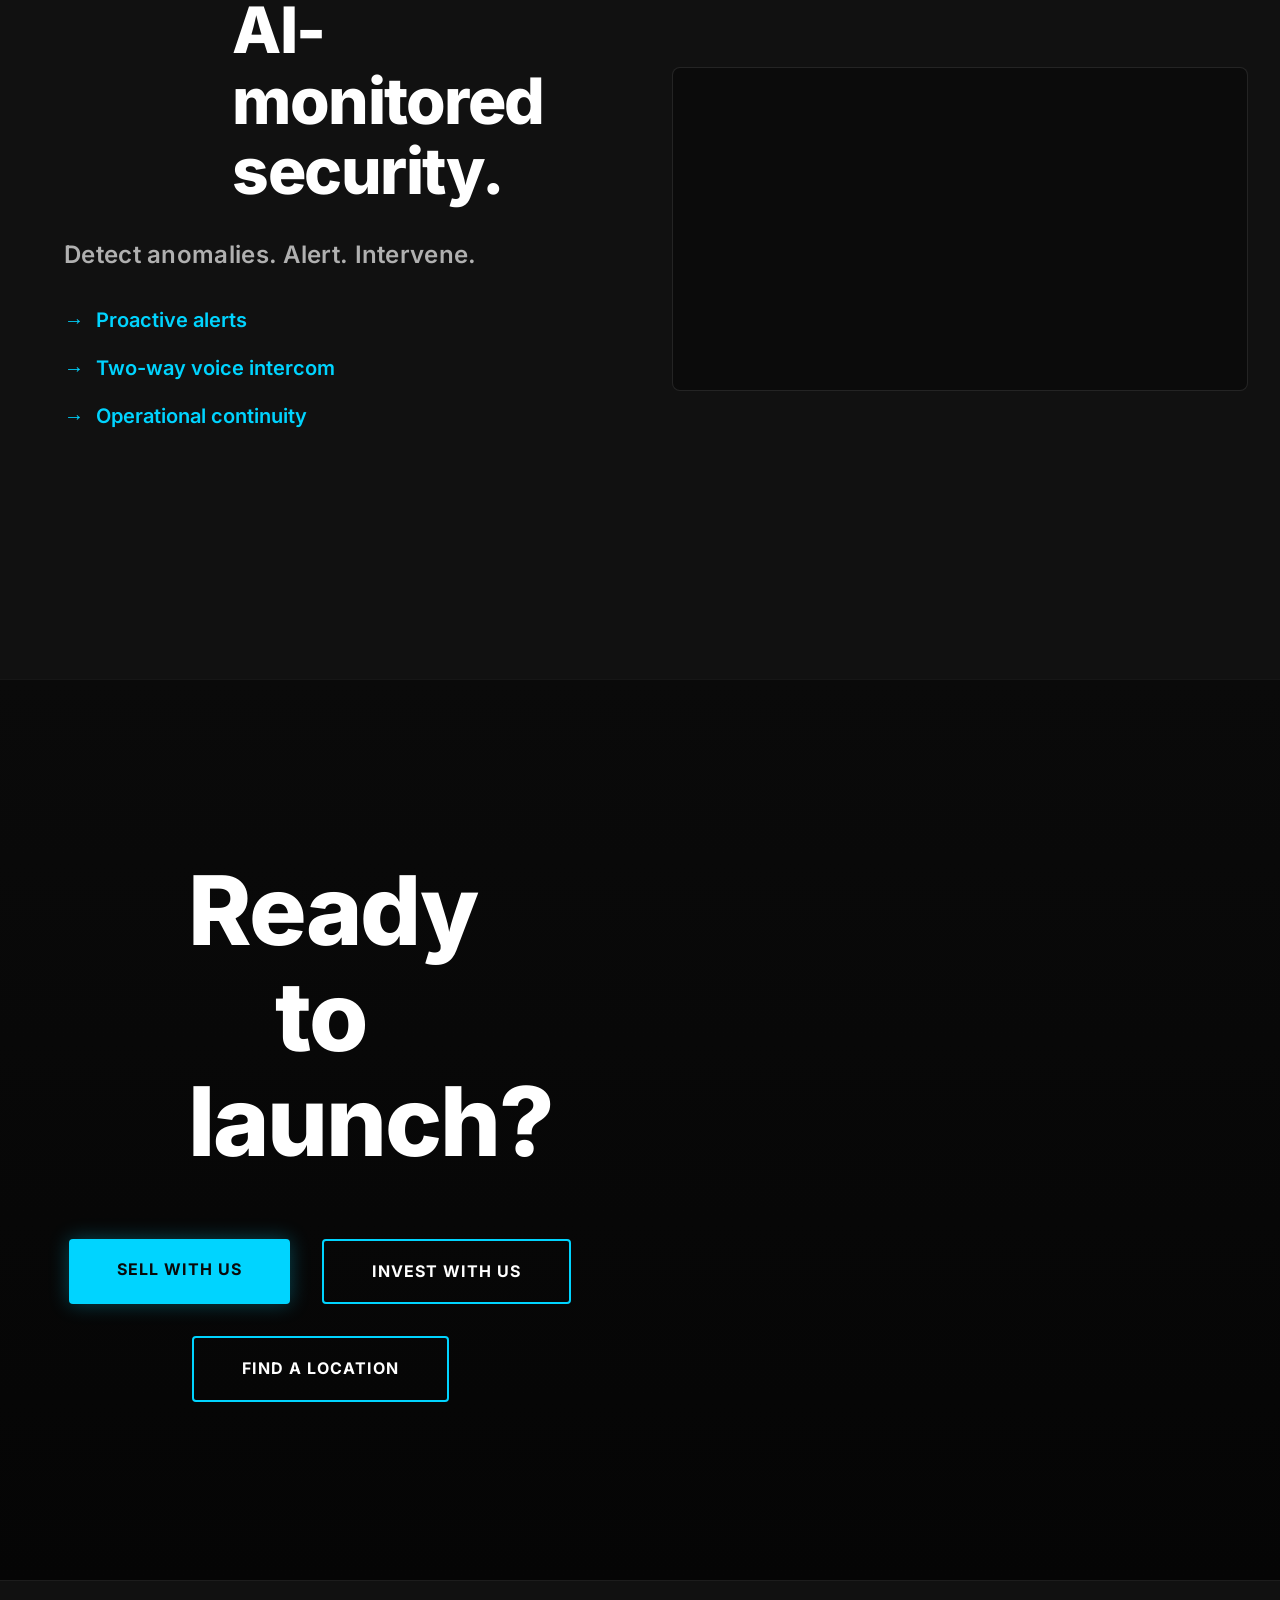
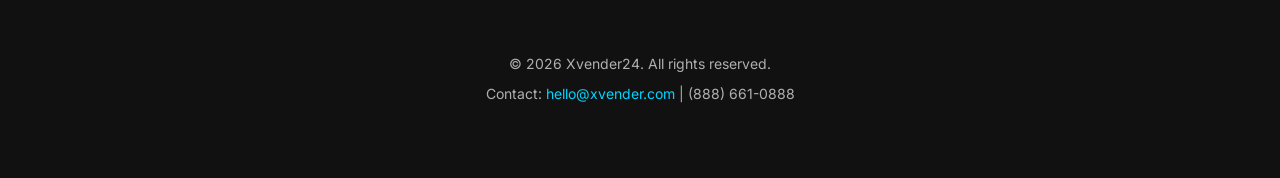
<file: how-it-works.html>
<!DOCTYPE html>
<html lang="en">
<head>
    <meta charset="UTF-8">
    <meta name="viewport" content="width=device-width, initial-scale=1.0">
    <title>How It Works - Xvender24</title>
    <link rel="stylesheet" href="css/style.css">
    <link rel="stylesheet" href="css/how-it-works.css">
    <link rel="stylesheet" href="css/fonts.css">
</head>
<body>
    <!-- Navigation -->
    <nav class="nav">
        <div class="nav-container">
            <div class="logo"><a href="index.html">Xvender24</a></div>
            <ul class="nav-menu">
                <li><a href="index.html">Home</a></li>
                <li><a href="about.html">About</a></li>
                <li><a href="location.html">Location</a></li>
                <li><a href="how-it-works.html" class="active">How it Works</a></li>
                <li><a href="vendors.html">Vendors</a></li>
                <li><a href="partners.html">Partners</a></li>
                <li><a href="investors.html">Investors</a></li>
                <li><a href="contact.html">Contact</a></li>
            </ul>
        </div>
    </nav>

    <!-- Main Content -->
    <main class="how-it-works-main">
        
        <!-- SCREEN 1: Plug & Play -->
        <section class="animated-section" id="s1_plug" data-screen="1">
            <div class="section-container">
                <div class="content-column">
                    <h1 class="headline">Plug. Connect. Sell.</h1>
                    <p class="subhead">Power + WiFi. Start in minutes.</p>
                    <ul class="bullet-list">
                        <li>Minimal build-out</li>
                        <li>Modular machines</li>
                        <li>Launch fast</li>
                    </ul>
                </div>
                <div class="animation-column">
                    <canvas class="animation-canvas" id="canvas_s1"></canvas>
                    <div class="animation-tooltips">
                        <div class="tooltip" data-index="0">Plug & play modules</div>
                        <div class="tooltip" data-index="1">Refrigeration / heating options</div>
                        <div class="tooltip" data-index="2">Power + WiFi ready</div>
                    </div>
                    <div class="playback-control hidden">
                        <button class="play-pause-btn">⏵ Resume</button>
                    </div>
                </div>
            </div>
        </section>

        <!-- SCREEN 2: Members Only -->
        <section class="animated-section" id="s2_members" data-screen="2">
            <div class="section-container">
                <div class="content-column">
                    <h1 class="headline">Members unlock the store.</h1>
                    <p class="subhead">App-based access control.</p>
                    <ul class="bullet-list">
                        <li>Controlled entry</li>
                        <li>Safer environment</li>
                        <li>Traceable activity</li>
                    </ul>
                </div>
                <div class="animation-column">
                    <canvas class="animation-canvas" id="canvas_s2"></canvas>
                    <div class="animation-tooltips">
                        <div class="tooltip" data-index="0">App registration</div>
                        <div class="tooltip" data-index="1">Controlled access</div>
                        <div class="tooltip" data-index="2">Member-only entry</div>
                    </div>
                    <div class="playback-control hidden">
                        <button class="play-pause-btn">⏵ Resume</button>
                    </div>
                </div>
            </div>
        </section>

        <!-- SCREEN 3: Pay at Any Machine -->
        <section class="animated-section" id="s3_pay" data-screen="3">
            <div class="section-container">
                <div class="content-column">
                    <h1 class="headline">Tap to pay.</h1>
                    <p class="subhead">Card • Apple Pay • Google Pay.</p>
                    <ul class="bullet-list">
                        <li>Pay at the machine</li>
                        <li>Instant dispensing</li>
                        <li>24/7 convenience</li>
                    </ul>
                </div>
                <div class="animation-column">
                    <canvas class="animation-canvas" id="canvas_s3"></canvas>
                    <div class="animation-tooltips">
                        <div class="tooltip" data-index="0">Pay at any unit</div>
                        <div class="tooltip" data-index="1">Contactless supported</div>
                        <div class="tooltip" data-index="2">Instant pickup</div>
                    </div>
                    <div class="playback-control hidden">
                        <button class="play-pause-btn">⏵ Resume</button>
                    </div>
                </div>
            </div>
        </section>

        <!-- SCREEN 4: Real-time Data -->
        <section class="animated-section" id="s4_data" data-screen="4">
            <div class="section-container">
                <div class="content-column">
                    <h1 class="headline">Every machine is online.</h1>
                    <p class="subhead">Real-time sales + inventory tracking.</p>
                    <ul class="bullet-list">
                        <li>Live sales</li>
                        <li>Inventory signals</li>
                        <li>Machine health</li>
                    </ul>
                </div>
                <div class="animation-column">
                    <canvas class="animation-canvas" id="canvas_s4"></canvas>
                    <div class="animation-tooltips">
                        <div class="tooltip" data-index="0">Real-time telemetry</div>
                        <div class="tooltip" data-index="1">Inventory tracking</div>
                        <div class="tooltip" data-index="2">Remote monitoring</div>
                    </div>
                    <div class="playback-control hidden">
                        <button class="play-pause-btn">⏵ Resume</button>
                    </div>
                </div>
            </div>
        </section>

        <!-- SCREEN 5: Vendor Restock Alerts -->
        <section class="animated-section" id="s5_restock" data-screen="5">
            <div class="section-container">
                <div class="content-column">
                    <h1 class="headline">Vendors get restock alerts.</h1>
                    <p class="subhead">Low stock → notification → refill.</p>
                    <ul class="bullet-list">
                        <li>Low-stock reminders</li>
                        <li>Faster replenishment</li>
                        <li>Better uptime</li>
                    </ul>
                </div>
                <div class="animation-column">
                    <canvas class="animation-canvas" id="canvas_s5"></canvas>
                    <div class="animation-tooltips">
                        <div class="tooltip" data-index="0">Vendor dashboard</div>
                        <div class="tooltip" data-index="1">Low-stock alerts</div>
                        <div class="tooltip" data-index="2">Restock scheduling</div>
                    </div>
                    <div class="playback-control hidden">
                        <button class="play-pause-btn">⏵ Resume</button>
                    </div>
                </div>
            </div>
        </section>

        <!-- SCREEN 6: AI-Monitored Security -->
        <section class="animated-section" id="s6_security" data-screen="6">
            <div class="section-container">
                <div class="content-column">
                    <h1 class="headline">AI-monitored security.</h1>
                    <p class="subhead">Detect anomalies. Alert. Intervene.</p>
                    <ul class="bullet-list">
                        <li>Proactive alerts</li>
                        <li>Two-way voice intercom</li>
                        <li>Operational continuity</li>
                    </ul>
                </div>
                <div class="animation-column">
                    <canvas class="animation-canvas" id="canvas_s6"></canvas>
                    <div class="animation-tooltips">
                        <div class="tooltip" data-index="0">AI anomaly detection</div>
                        <div class="tooltip" data-index="1">Alerting + escalation</div>
                        <div class="tooltip" data-index="2">Voice intercom support</div>
                    </div>
                    <div class="playback-control hidden">
                        <button class="play-pause-btn">⏵ Resume</button>
                    </div>
                </div>
            </div>
        </section>

        <!-- SCREEN 7: CTA -->
        <section class="cta-section" id="s7_cta">
            <div class="section-container">
                <div class="cta-content">
                    <h1 class="headline">Ready to launch?</h1>
                    <div class="cta-buttons">
                        <a href="vendors.html" class="btn btn-primary">Sell With Us</a>
                        <a href="investors.html" class="btn btn-secondary">Invest With Us</a>
                        <a href="location.html" class="btn btn-secondary">Find a Location</a>
                    </div>
                </div>
                <canvas class="network-map-canvas" id="canvas_cta"></canvas>
            </div>
        </section>

    </main>

    <!-- Footer -->
    <footer class="footer">
        <div class="footer-content">
            <p>&copy; 2026 Xvender24. All rights reserved.</p>
            <p>Contact: <a href="mailto:hello@xvender.com">hello@xvender.com</a> | (888) 661-0888</p>
        </div>
    </footer>

    <script src="js/how-it-works.js"></script>
    <!-- xv-anim-failsafe: reveal content even if main script fails (WeChat / old webviews) -->
    <noscript><style>.fade-in-up,.fade-in-scale,.fade-in-seq{opacity:1 !important;transform:none !important}</style></noscript>
    <script>
      setTimeout(function () {
        if (document.body && !document.body.classList.contains('xv-ready')) {
          var els = document.querySelectorAll('.fade-in-up,.fade-in-scale,.fade-in-seq,.cost-item,.cost-tag,.cost-label-end');
          for (var i = 0; i < els.length; i++) els[i].classList.add('visible');
        }
      }, 2500);
    </script></body>
</html>
</file>
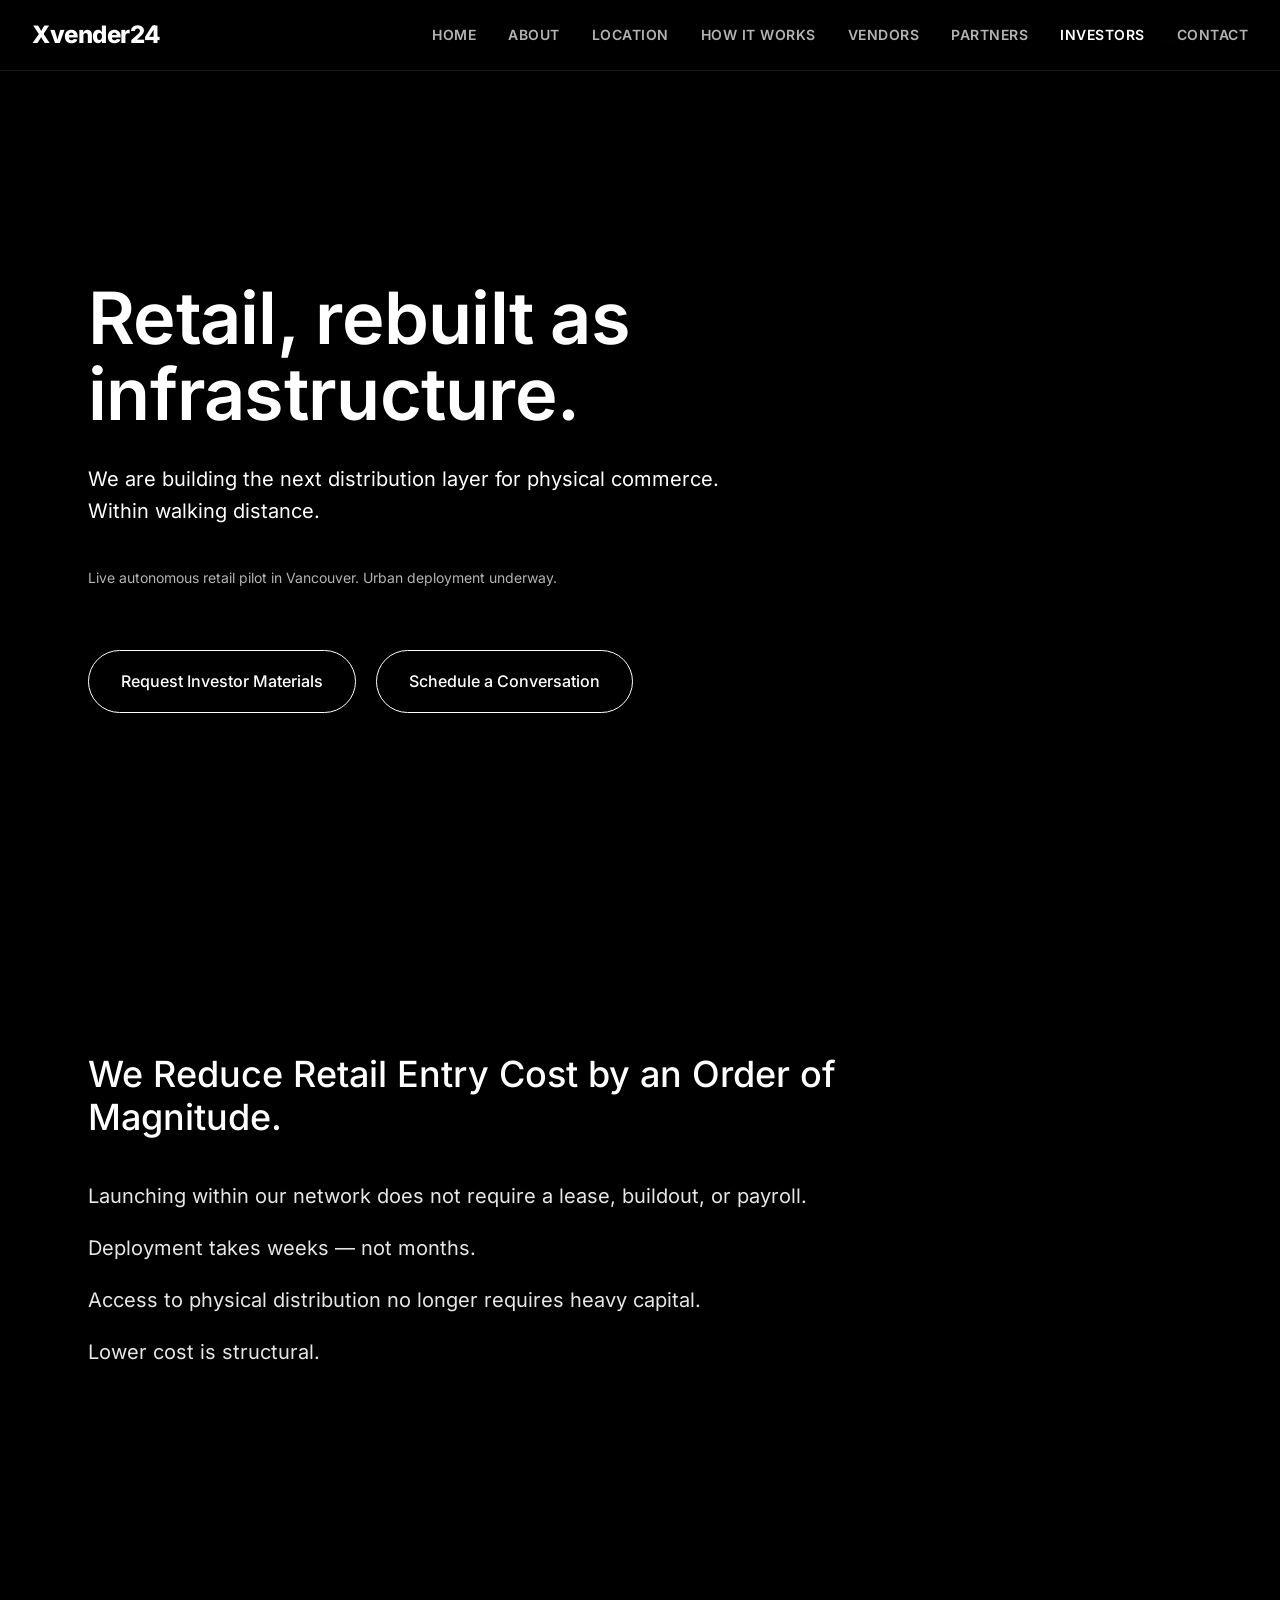
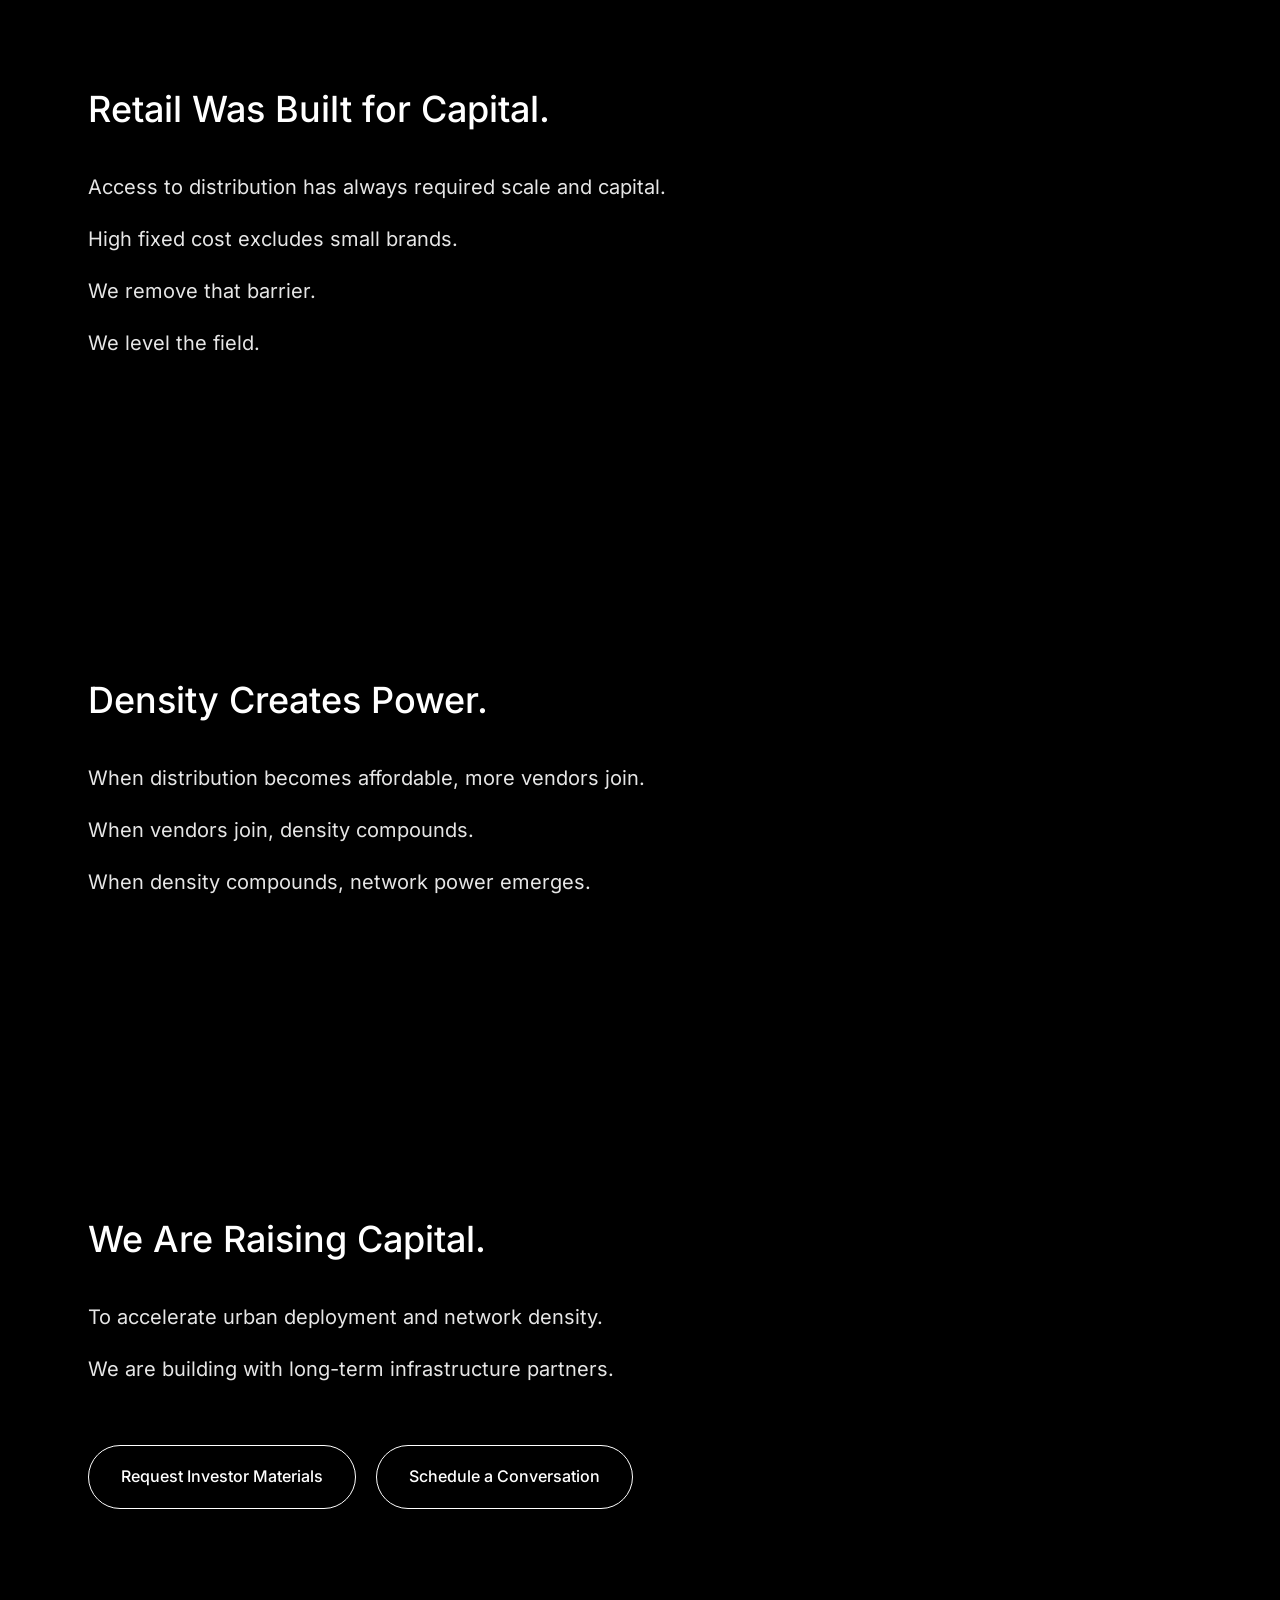
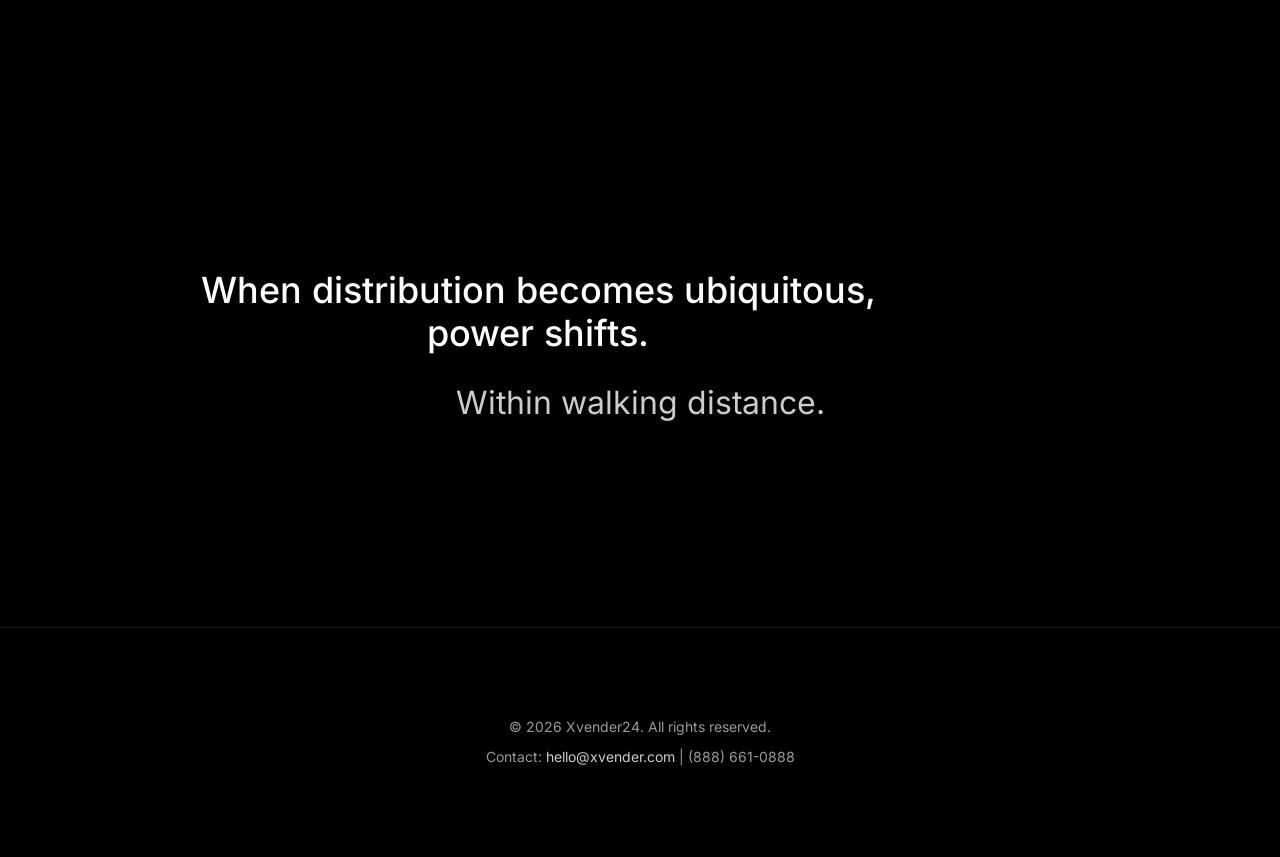
<file: investors.html>
<!DOCTYPE html>
<html lang="en">
<head>
    <meta charset="UTF-8">
    <meta name="viewport" content="width=device-width, initial-scale=1.0">
    <title>Investors - Xvender24</title>
    <link rel="stylesheet" href="css/style.css">
    <link rel="stylesheet" href="css/investors.css">
    <link rel="stylesheet" href="css/fonts.css">
</head>
<body class="investors-body">
    
    <!-- Top Tag -->
    <div class="top-tag">
        Selective Capital Round Open
    </div>

    <!-- Navigation (Minimal) -->
    <nav class="nav investors-nav">
        <div class="nav-container">
            <div class="logo"><a href="index.html">Xvender24</a></div>
            <ul class="nav-menu">
                <li><a href="index.html">Home</a></li>
                <li><a href="about.html">About</a></li>
                <li><a href="location.html">Location</a></li>
                <li><a href="how-it-works.html">How it Works</a></li>
                <li><a href="vendors.html">Vendors</a></li>
                <li><a href="partners.html">Partners</a></li>
                <li><a href="investors.html" class="active">Investors</a></li>
                <li><a href="contact.html">Contact</a></li>
            </ul>
        </div>
    </nav>

    <!-- Main Content -->
    <main class="investors-main">
        
        <!-- SECTION 1: HERO -->
        <section class="section section-hero">
            <div class="container">
                <div class="hero-content">
                    <h1 class="hero-title fade-in-seq" data-delay="0">
                        Retail, rebuilt as infrastructure.
                    </h1>
                    
                    <div class="spacer-32"></div>
                    
                    <p class="body-large fade-in-seq" data-delay="1">
                        We are building the next distribution layer for physical commerce.<br>
                        Within walking distance.
                    </p>
                    
                    <div class="spacer-40"></div>
                    
                    <p class="micro-status fade-in-seq" data-delay="2">
                        Live autonomous retail pilot in Vancouver. Urban deployment underway.
                    </p>
                    
                    <div class="spacer-60"></div>
                    
                    <div class="cta-row fade-in-seq" data-delay="3">
                        <a href="contact.html?intent=investor" class="btn-outline">Request Investor Materials</a>
                        <a href="contact.html?intent=call" class="btn-outline">Schedule a Conversation</a>
                    </div>
                </div>
            </div>
        </section>

        <!-- SECTION 2: Cost Advantage -->
        <section class="section section-cost">
            <div class="container">
                <h2 class="section-title fade-up">
                    We Reduce Retail Entry Cost by an Order of Magnitude.
                </h2>
                
                <div class="spacer-40"></div>
                
                <div class="body-stack fade-up">
                    <p>Launching within our network does not require a lease, buildout, or payroll.</p>
                    <p>Deployment takes weeks — not months.</p>
                    <p>Access to physical distribution no longer requires heavy capital.</p>
                    <p>Lower cost is structural.</p>
                </div>
            </div>
        </section>

        <!-- SECTION 3: Structural Context -->
        <section class="section section-context">
            <div class="container">
                <h2 class="section-title fade-up">
                    Retail Was Built for Capital.
                </h2>
                
                <div class="spacer-40"></div>
                
                <div class="body-stack fade-up">
                    <p>Access to distribution has always required scale and capital.</p>
                    <p>High fixed cost excludes small brands.</p>
                    <p>We remove that barrier.</p>
                    <p>We level the field.</p>
                </div>
            </div>
        </section>

        <!-- SECTION 4: Density -->
        <section class="section section-density">
            <div class="container">
                <h2 class="section-title fade-up">
                    Density Creates Power.
                </h2>
                
                <div class="spacer-40"></div>
                
                <div class="body-stack fade-up">
                    <p>When distribution becomes affordable, more vendors join.</p>
                    <p>When vendors join, density compounds.</p>
                    <p>When density compounds, network power emerges.</p>
                </div>
            </div>
        </section>

        <!-- SECTION 5: Raise -->
        <section class="section section-raise">
            <div class="container">
                <h2 class="section-title fade-up">
                    We Are Raising Capital.
                </h2>
                
                <div class="spacer-40"></div>
                
                <div class="body-stack fade-up">
                    <p>To accelerate urban deployment and network density.</p>
                    <p>We are building with long-term infrastructure partners.</p>
                </div>
                
                <div class="spacer-60"></div>
                
                <div class="cta-row fade-up">
                    <a href="contact.html?intent=investor" class="btn-outline">Request Investor Materials</a>
                    <a href="contact.html?intent=call" class="btn-outline">Schedule a Conversation</a>
                </div>
            </div>
        </section>

        <!-- FINAL SECTION: Closing Statement -->
        <section class="section section-closing">
            <div class="container container-centered">
                <h2 class="section-title fade-up">
                    When distribution becomes ubiquitous,<br>power shifts.
                </h2>
                
                <div class="spacer-24"></div>
                
                <p class="closing-large fade-up-slow">
                    Within walking distance.
                </p>
            </div>
        </section>

    </main>

    <!-- Footer (Minimal) -->
    <footer class="footer investors-footer">
        <div class="footer-content">
            <p>&copy; 2026 Xvender24. All rights reserved.</p>
            <p>Contact: <a href="mailto:hello@xvender.com">hello@xvender.com</a> | (888) 661-0888</p>
        </div>
    </footer>

    <script src="js/investors.js"></script>
    <!-- xv-anim-failsafe: reveal content even if main script fails (WeChat / old webviews) -->
    <noscript><style>.fade-in-up,.fade-in-scale,.fade-in-seq{opacity:1 !important;transform:none !important}</style></noscript>
    <script>
      setTimeout(function () {
        if (document.body && !document.body.classList.contains('xv-ready')) {
          var els = document.querySelectorAll('.fade-in-up,.fade-in-scale,.fade-in-seq,.cost-item,.cost-tag,.cost-label-end');
          for (var i = 0; i < els.length; i++) els[i].classList.add('visible');
        }
      }, 2500);
    </script></body>
</html>
</file>
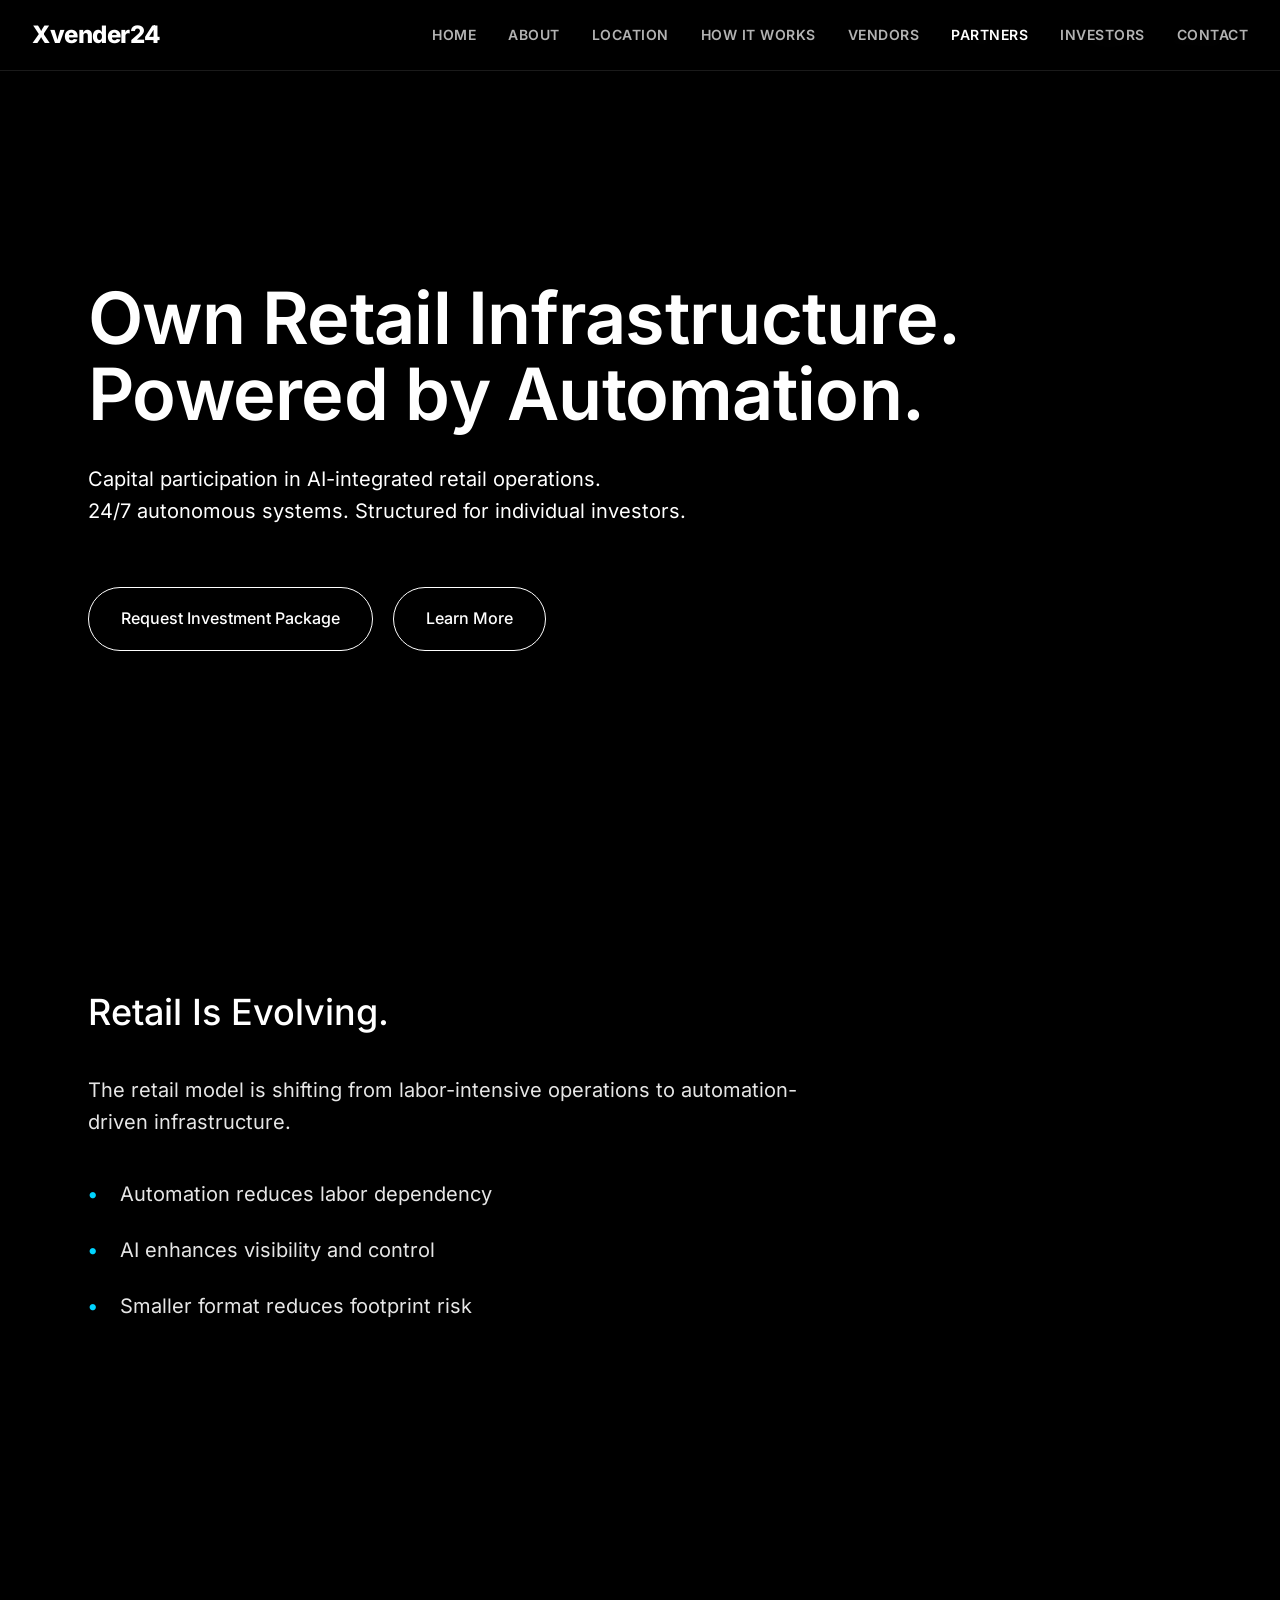
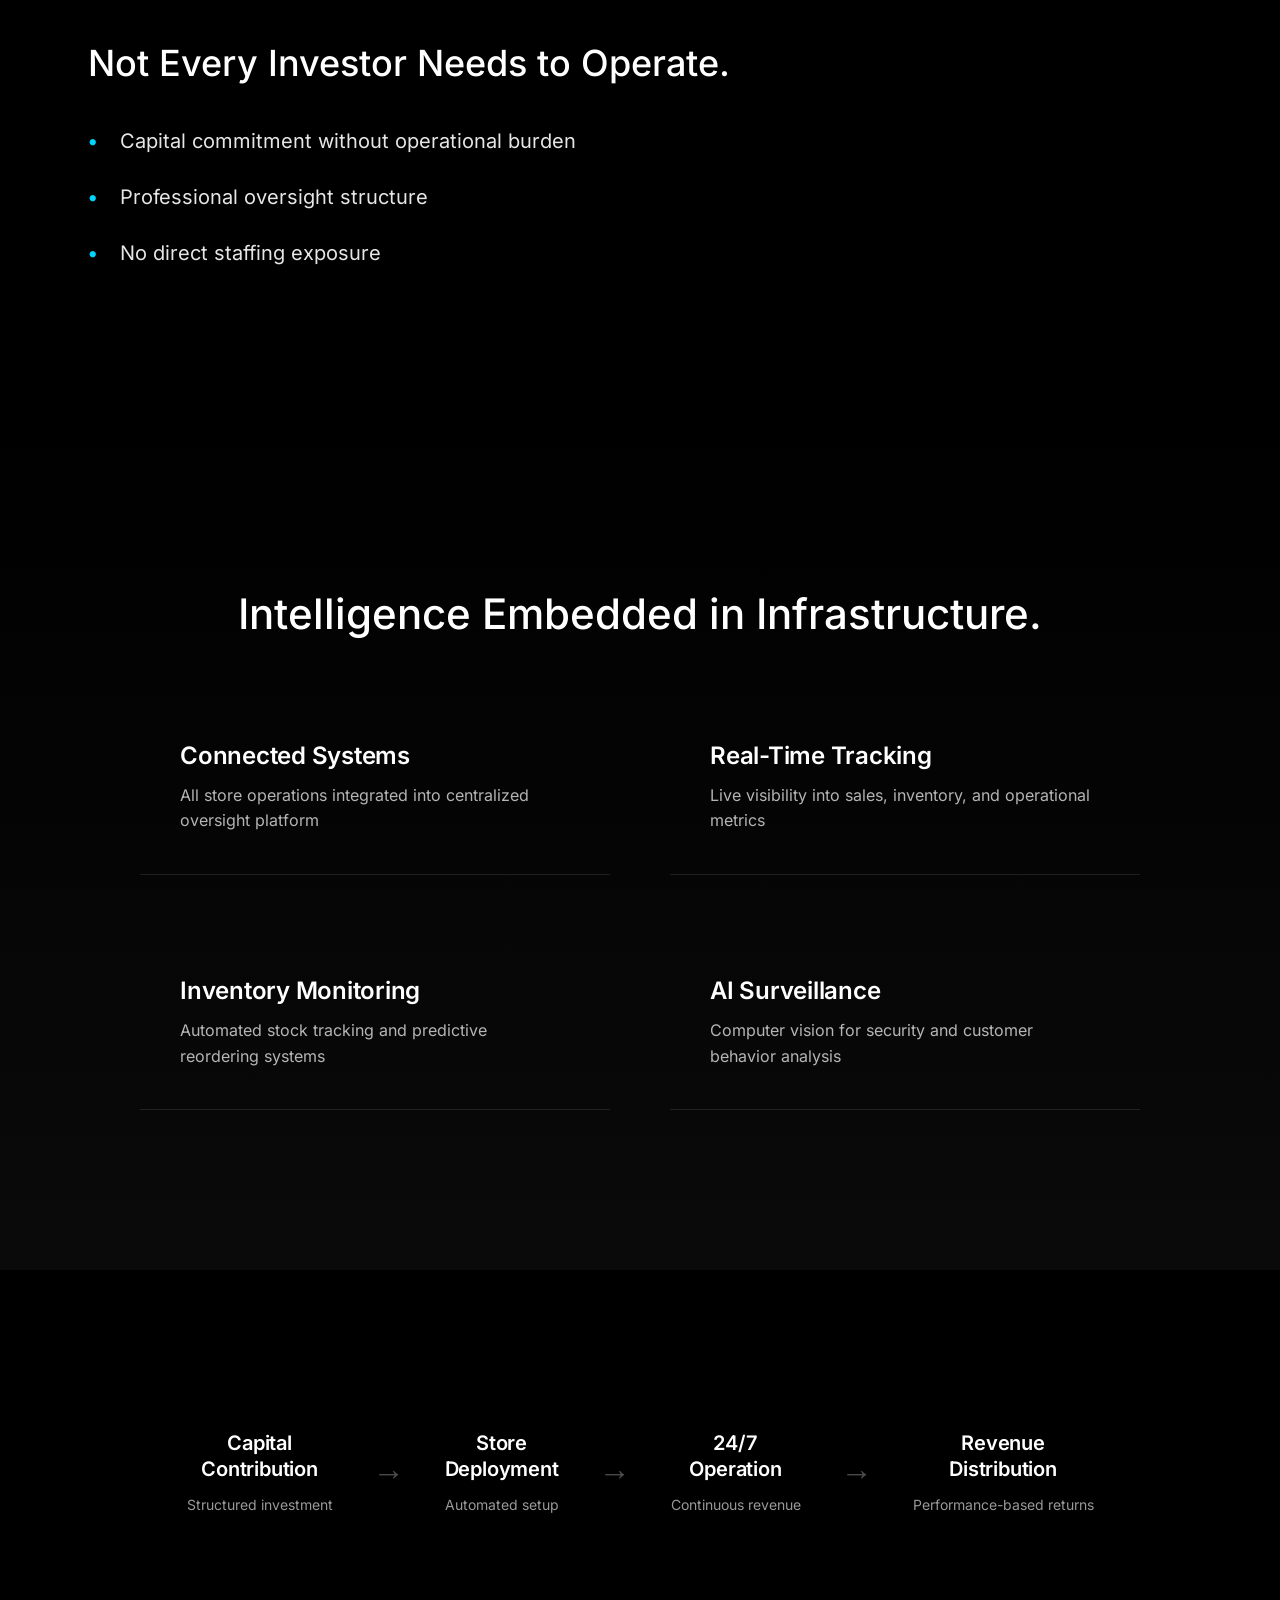
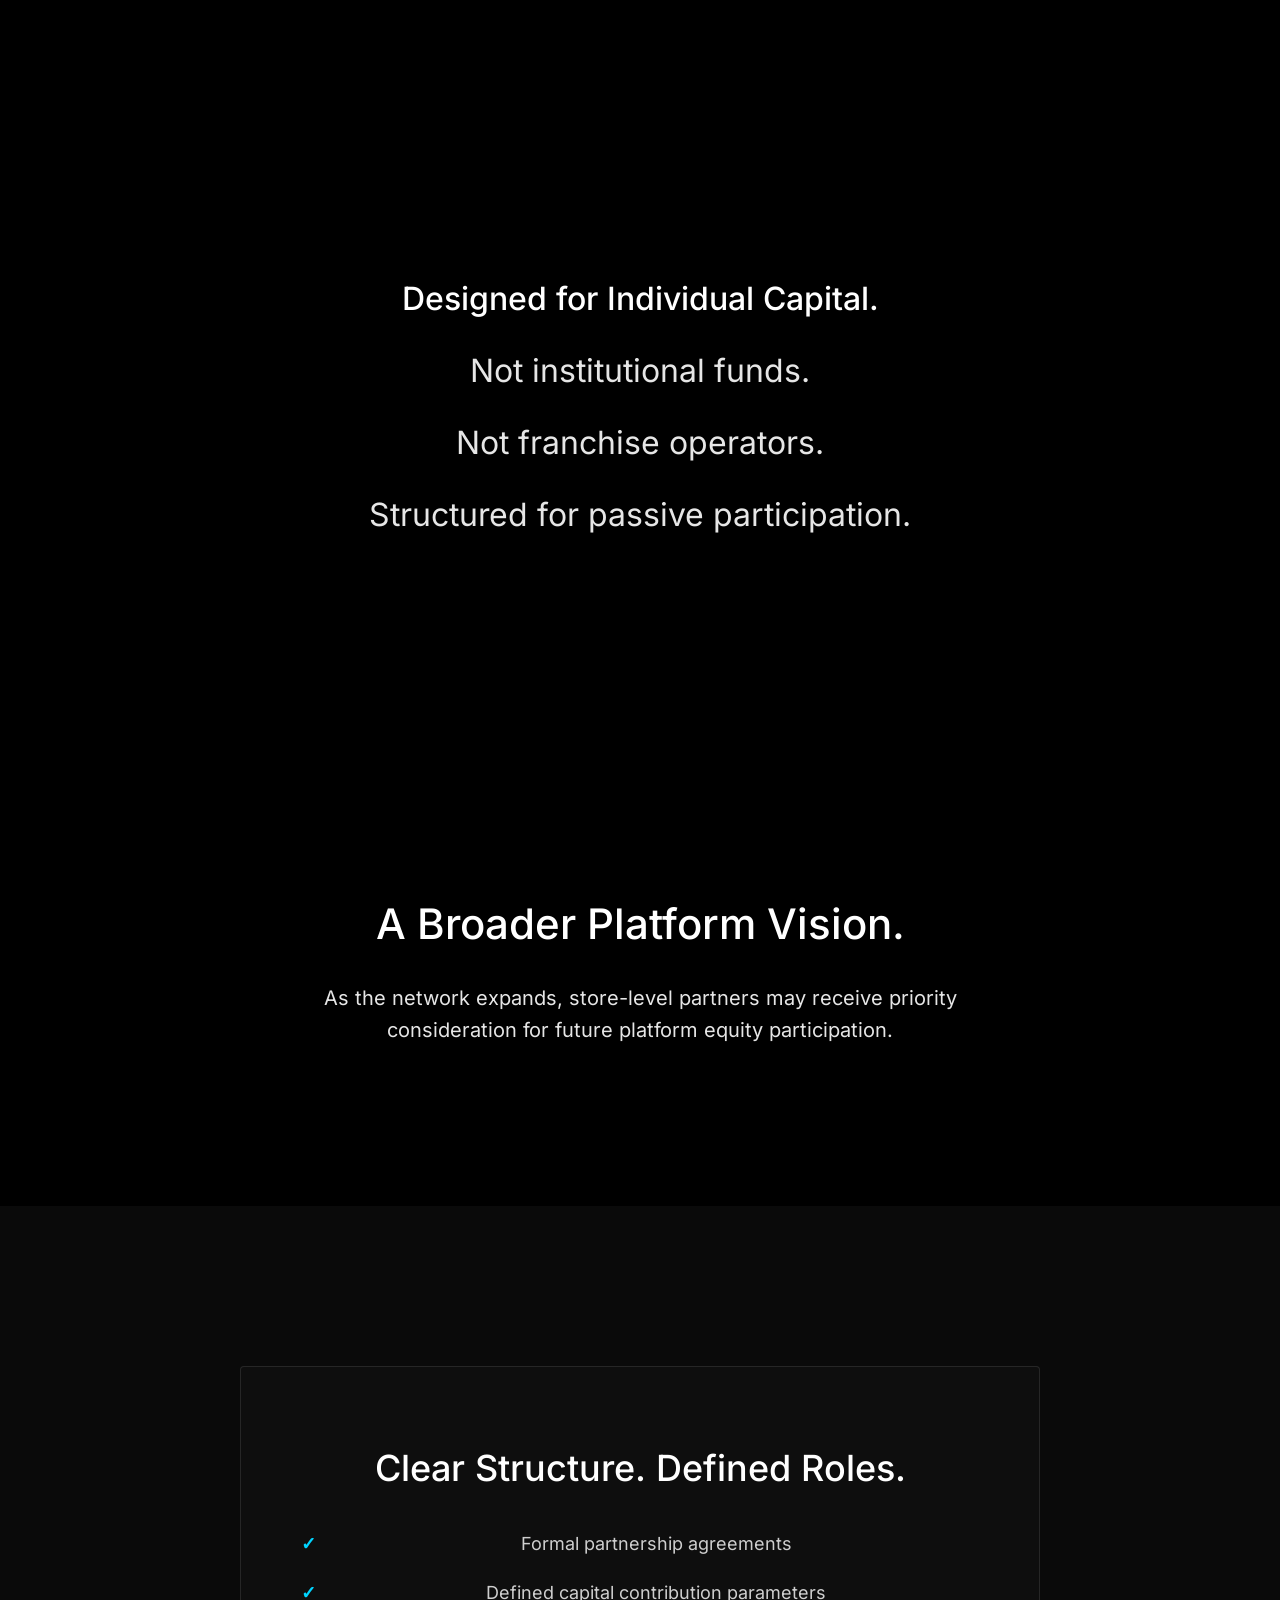
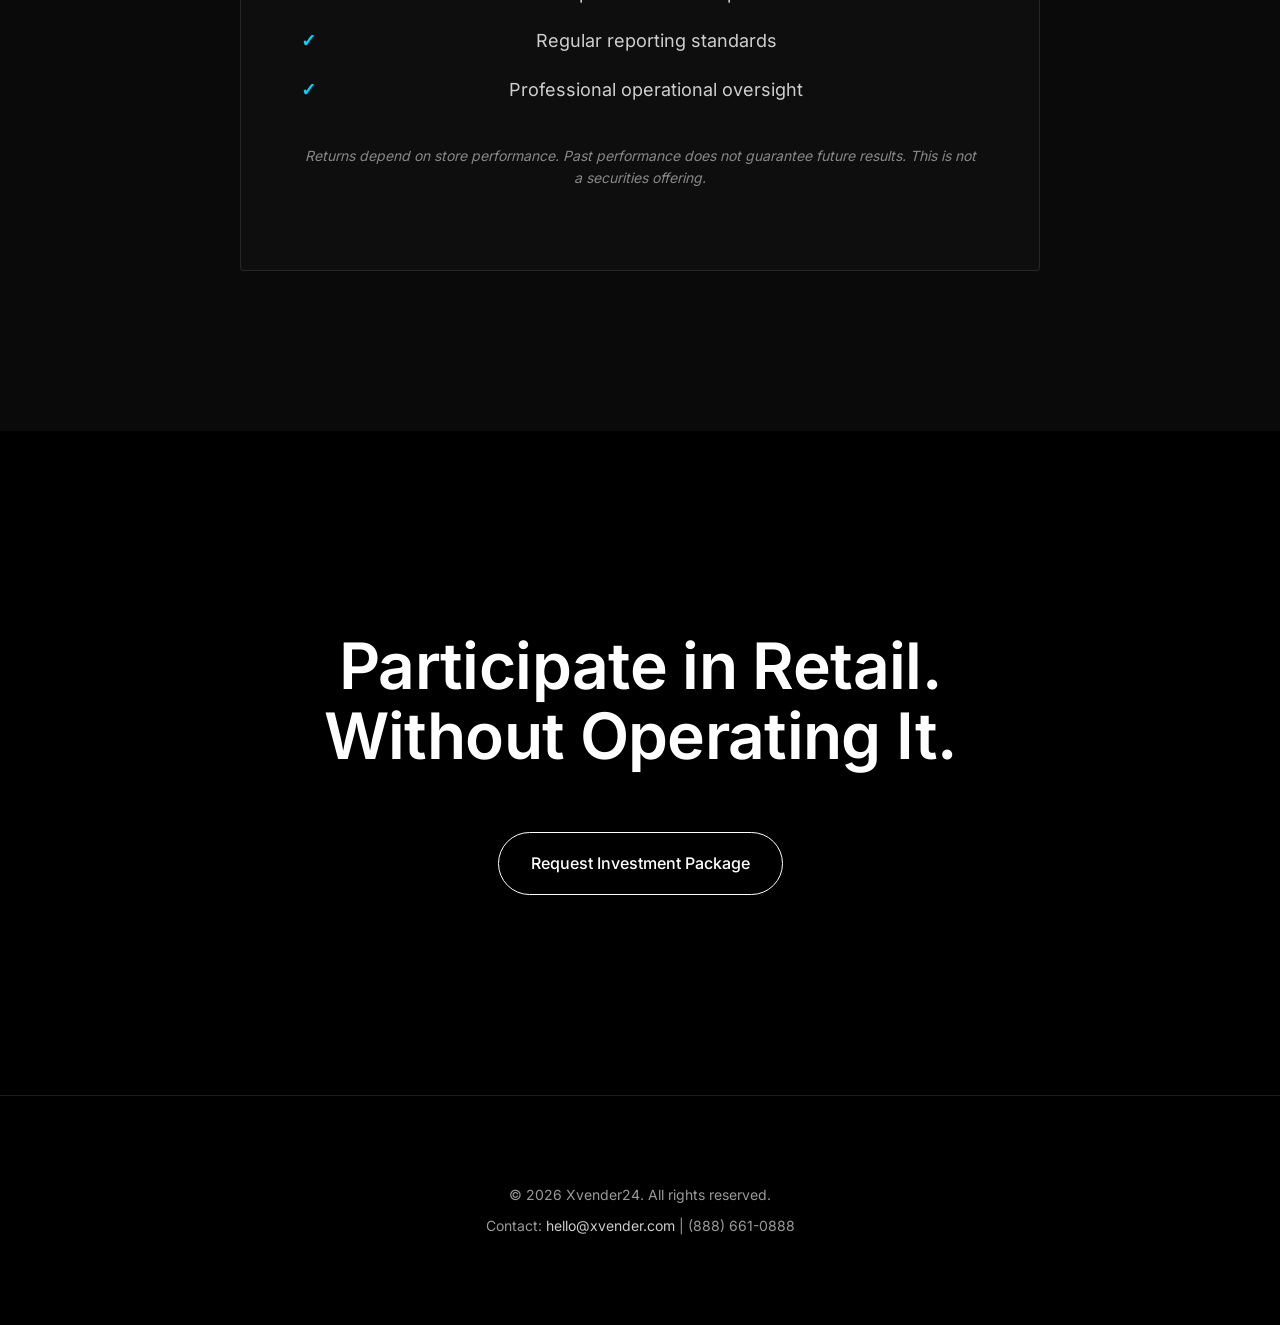
<file: partners.html>
<!DOCTYPE html>
<html lang="en">
<head>
    <meta charset="UTF-8">
    <meta name="viewport" content="width=device-width, initial-scale=1.0">
    <title>Partners - Xvender24</title>
    <link rel="stylesheet" href="css/style.css">
    <link rel="stylesheet" href="css/partners.css">
    <link rel="stylesheet" href="css/fonts.css">
</head>
<body class="partners-body">
    
    <!-- Top Tag -->
    <div class="top-tag">
        Store-Level Partnership Program
    </div>

    <!-- Navigation (Minimal) -->
    <nav class="nav partners-nav">
        <div class="nav-container">
            <div class="logo"><a href="index.html">Xvender24</a></div>
            <ul class="nav-menu">
                <li><a href="index.html">Home</a></li>
                <li><a href="about.html">About</a></li>
                <li><a href="location.html">Location</a></li>
                <li><a href="how-it-works.html">How it Works</a></li>
                <li><a href="vendors.html">Vendors</a></li>
                <li><a href="partners.html" class="active">Partners</a></li>
                <li><a href="investors.html">Investors</a></li>
                <li><a href="contact.html">Contact</a></li>
            </ul>
        </div>
    </nav>

    <!-- Main Content -->
    <main class="partners-main">
        
        <!-- SECTION 1: HERO -->
        <section class="section section-hero">
            <div class="container">
                <div class="hero-content">
                    <h1 class="hero-title fade-in-seq" data-delay="0">
                        Own Retail Infrastructure.<br>
                        Powered by Automation.
                    </h1>
                    
                    <div class="spacer-32"></div>
                    
                    <p class="body-large fade-in-seq" data-delay="1">
                        Capital participation in AI-integrated retail operations.<br>
                        24/7 autonomous systems. Structured for individual investors.
                    </p>
                    
                    <div class="spacer-60"></div>
                    
                    <div class="cta-row fade-in-seq" data-delay="2">
                        <a href="contact.html?intent=partner" class="btn-outline">Request Investment Package</a>
                        <a href="#structure" class="btn-outline">Learn More</a>
                    </div>
                </div>
            </div>
        </section>

        <!-- SECTION 2: Industry Shift -->
        <section class="section section-shift">
            <div class="container">
                <h2 class="section-title fade-up">
                    Retail Is Evolving.
                </h2>
                
                <div class="spacer-40"></div>
                
                <div class="body-stack fade-up">
                    <p>The retail model is shifting from labor-intensive operations to automation-driven infrastructure.</p>
                </div>
                
                <div class="spacer-40"></div>
                
                <div class="feature-list fade-up">
                    <div class="feature-item">Automation reduces labor dependency</div>
                    <div class="feature-item">AI enhances visibility and control</div>
                    <div class="feature-item">Smaller format reduces footprint risk</div>
                </div>
            </div>
        </section>

        <!-- SECTION 3: Infrastructure Over Entrepreneurship -->
        <section class="section section-infrastructure">
            <div class="container">
                <h2 class="section-title fade-up">
                    Not Every Investor Needs to Operate.
                </h2>
                
                <div class="spacer-40"></div>
                
                <div class="feature-list fade-up">
                    <div class="feature-item">Capital commitment without operational burden</div>
                    <div class="feature-item">Professional oversight structure</div>
                    <div class="feature-item">No direct staffing exposure</div>
                </div>
            </div>
        </section>

        <!-- SECTION 4: AI-Integrated Operations -->
        <section class="section section-ai">
            <div class="container container-centered">
                <h2 class="section-title-centered fade-up">
                    Intelligence Embedded in Infrastructure.
                </h2>
                
                <div class="spacer-60"></div>
                
                <div class="grid-2x2">
                    <div class="grid-item fade-up" data-delay="0">
                        <h3>Connected Systems</h3>
                        <p>All store operations integrated into centralized oversight platform</p>
                    </div>
                    <div class="grid-item fade-up" data-delay="1">
                        <h3>Real-Time Tracking</h3>
                        <p>Live visibility into sales, inventory, and operational metrics</p>
                    </div>
                    <div class="grid-item fade-up" data-delay="2">
                        <h3>Inventory Monitoring</h3>
                        <p>Automated stock tracking and predictive reordering systems</p>
                    </div>
                    <div class="grid-item fade-up" data-delay="3">
                        <h3>AI Surveillance</h3>
                        <p>Computer vision for security and customer behavior analysis</p>
                    </div>
                </div>
            </div>
        </section>

        <!-- SECTION 5: Flow Diagram -->
        <section class="section section-flow">
            <div class="container container-centered">
                <div class="flow-diagram">
                    <div class="flow-step fade-up" data-delay="0">
                        <h3>Capital<br>Contribution</h3>
                        <p>Structured investment</p>
                    </div>
                    <div class="flow-arrow">→</div>
                    <div class="flow-step fade-up" data-delay="1">
                        <h3>Store<br>Deployment</h3>
                        <p>Automated setup</p>
                    </div>
                    <div class="flow-arrow">→</div>
                    <div class="flow-step fade-up" data-delay="2">
                        <h3>24/7<br>Operation</h3>
                        <p>Continuous revenue</p>
                    </div>
                    <div class="flow-arrow">→</div>
                    <div class="flow-step fade-up" data-delay="3">
                        <h3>Revenue<br>Distribution</h3>
                        <p>Performance-based returns</p>
                    </div>
                </div>
            </div>
        </section>

        <!-- SECTION 6: Designed for Individual Investors -->
        <section class="section section-individual">
            <div class="container container-centered">
                <div class="minimal-text-block">
                    <p class="minimal-line fade-up" data-delay="0">Designed for Individual Capital.</p>
                    <div class="spacer-24"></div>
                    <p class="minimal-line fade-up" data-delay="1">Not institutional funds.</p>
                    <div class="spacer-24"></div>
                    <p class="minimal-line fade-up" data-delay="2">Not franchise operators.</p>
                    <div class="spacer-24"></div>
                    <p class="minimal-line fade-up" data-delay="3">Structured for passive participation.</p>
                </div>
            </div>
        </section>

        <!-- SECTION 7: Platform Vision -->
        <section class="section section-vision">
            <div class="container container-centered">
                <h2 class="section-title-centered fade-up">
                    A Broader Platform Vision.
                </h2>
                
                <div class="spacer-32"></div>
                
                <p class="body-centered fade-up">
                    As the network expands, store-level partners may receive priority consideration for future platform equity participation.
                </p>
            </div>
        </section>

        <!-- SECTION 8: Professional Structure -->
        <section class="section section-structure" id="structure">
            <div class="container container-centered">
                <div class="structure-box">
                    <h2 class="structure-title fade-up">Clear Structure. Defined Roles.</h2>
                    
                    <div class="spacer-40"></div>
                    
                    <div class="structure-list">
                        <div class="structure-item fade-up" data-delay="0">Formal partnership agreements</div>
                        <div class="structure-item fade-up" data-delay="1">Defined capital contribution parameters</div>
                        <div class="structure-item fade-up" data-delay="2">Regular reporting standards</div>
                        <div class="structure-item fade-up" data-delay="3">Professional operational oversight</div>
                    </div>
                    
                    <div class="spacer-40"></div>
                    
                    <p class="disclaimer fade-up">
                        Returns depend on store performance. Past performance does not guarantee future results. This is not a securities offering.
                    </p>
                </div>
            </div>
        </section>

        <!-- FINAL SECTION: CTA -->
        <section class="section section-final">
            <div class="container container-centered">
                <h2 class="final-title fade-up">
                    Participate in Retail.<br>
                    Without Operating It.
                </h2>
                
                <div class="spacer-60"></div>
                
                <div class="cta-row-centered fade-up">
                    <a href="contact.html?intent=partner" class="btn-outline">Request Investment Package</a>
                </div>
            </div>
        </section>

    </main>

    <!-- Footer (Minimal) -->
    <footer class="footer partners-footer">
        <div class="footer-content">
            <p>&copy; 2026 Xvender24. All rights reserved.</p>
            <p>Contact: <a href="mailto:hello@xvender.com">hello@xvender.com</a> | (888) 661-0888</p>
        </div>
    </footer>

    <script src="js/partners.js"></script>
    <!-- xv-anim-failsafe: reveal content even if main script fails (WeChat / old webviews) -->
    <noscript><style>.fade-in-up,.fade-in-scale,.fade-in-seq{opacity:1 !important;transform:none !important}</style></noscript>
    <script>
      setTimeout(function () {
        if (document.body && !document.body.classList.contains('xv-ready')) {
          var els = document.querySelectorAll('.fade-in-up,.fade-in-scale,.fade-in-seq,.cost-item,.cost-tag,.cost-label-end');
          for (var i = 0; i < els.length; i++) els[i].classList.add('visible');
        }
      }, 2500);
    </script></body>
</html>
</file>
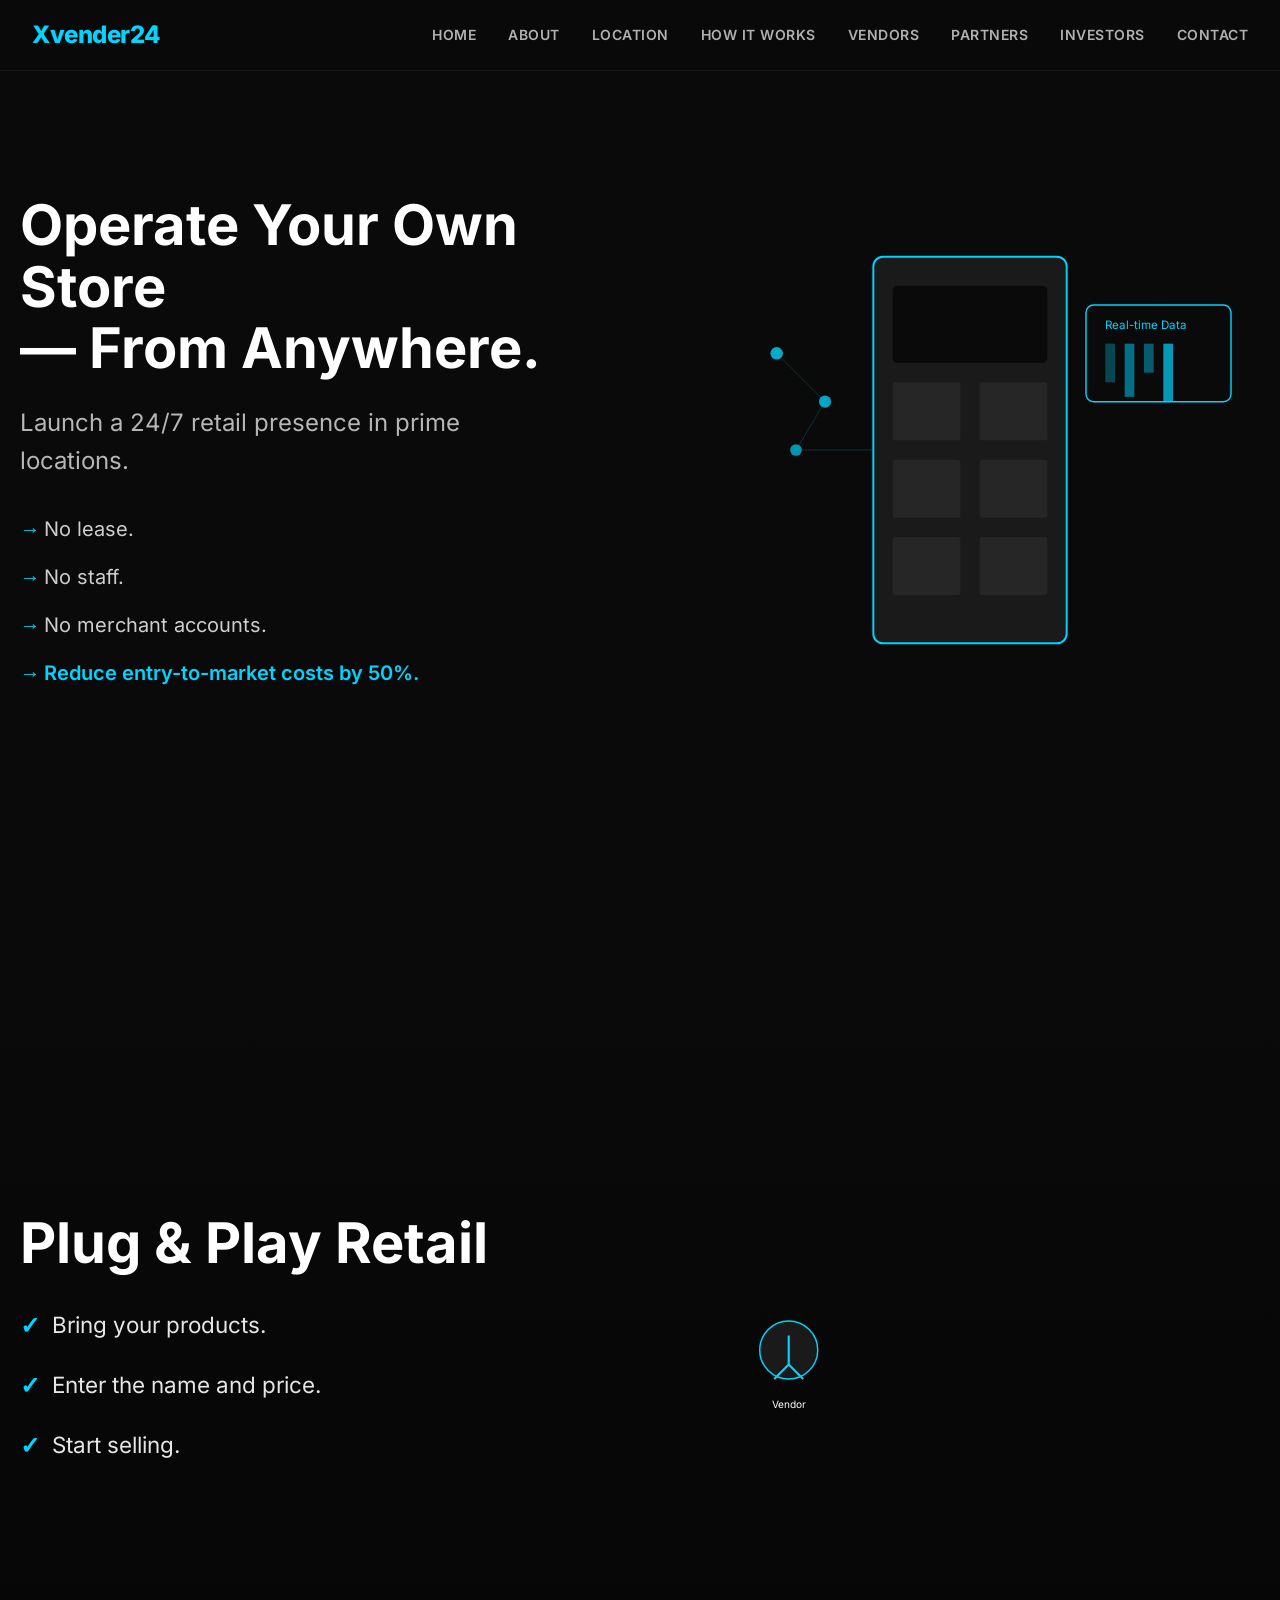
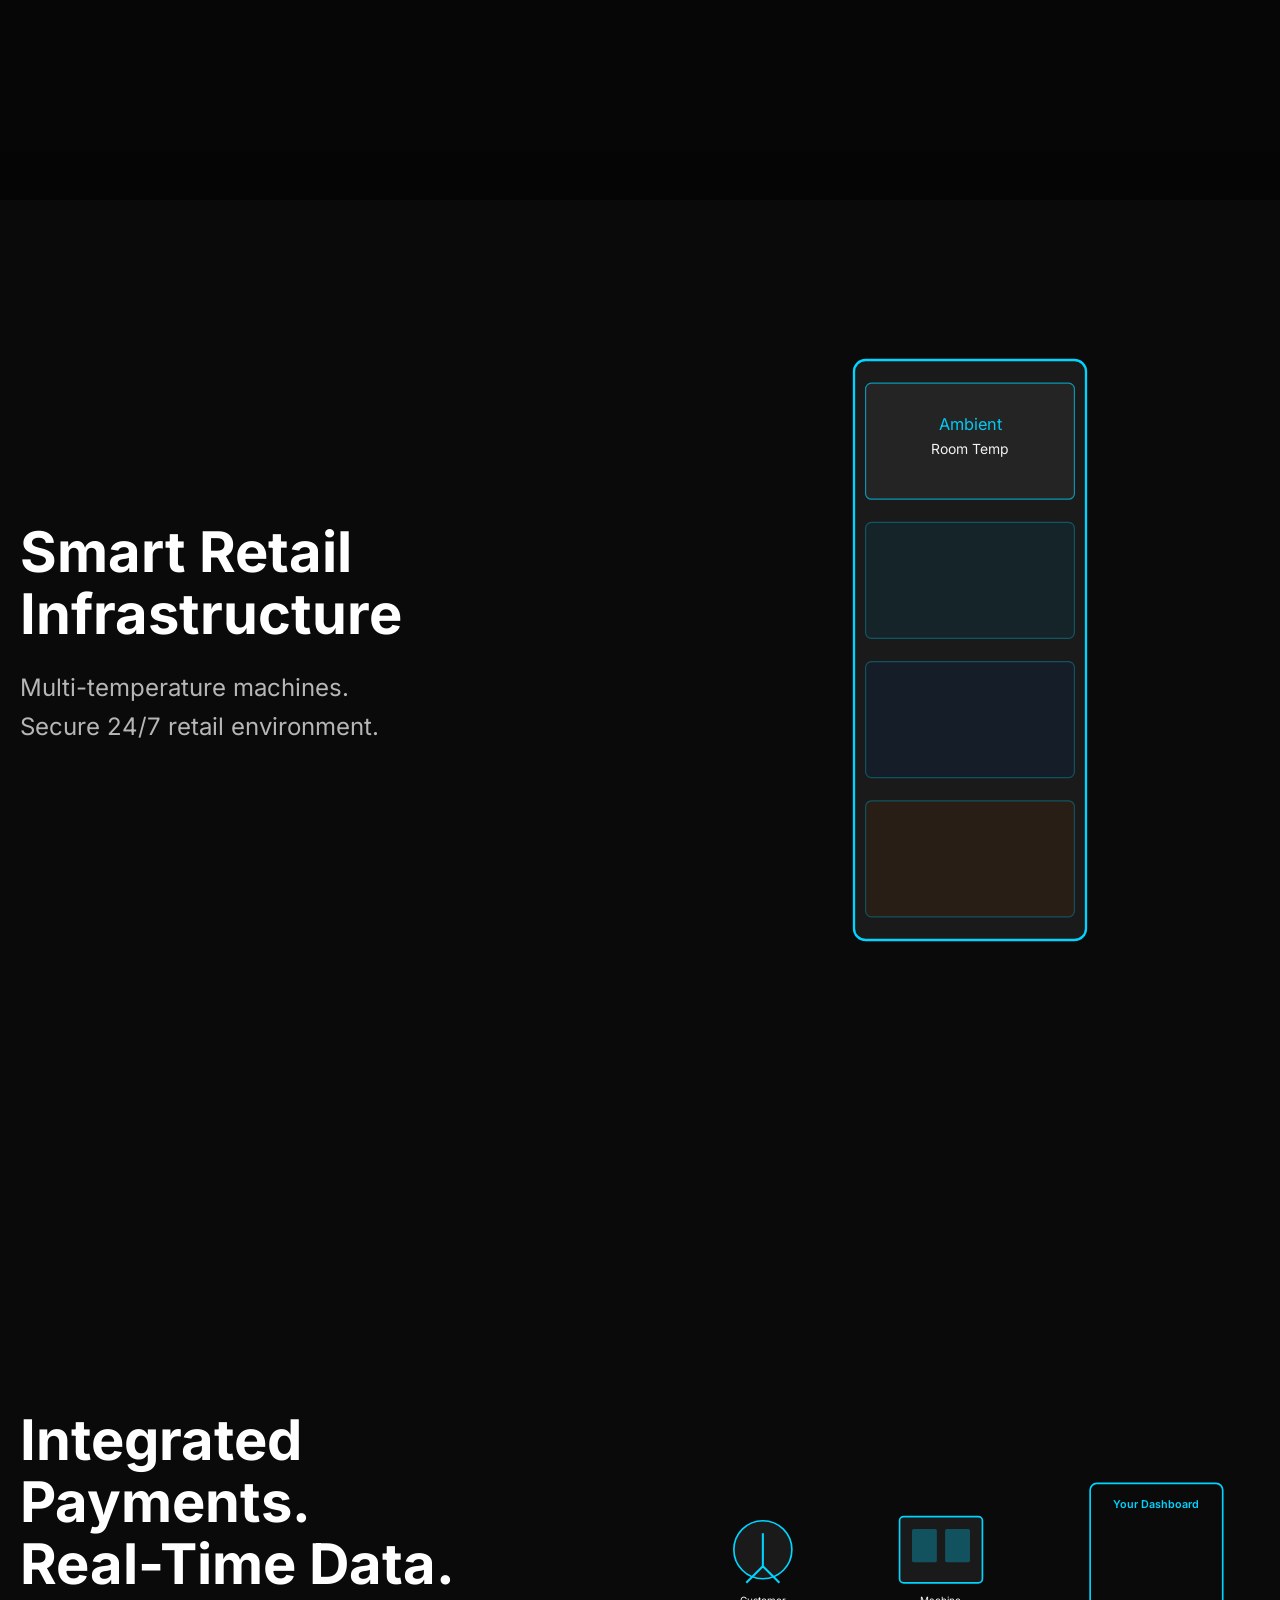
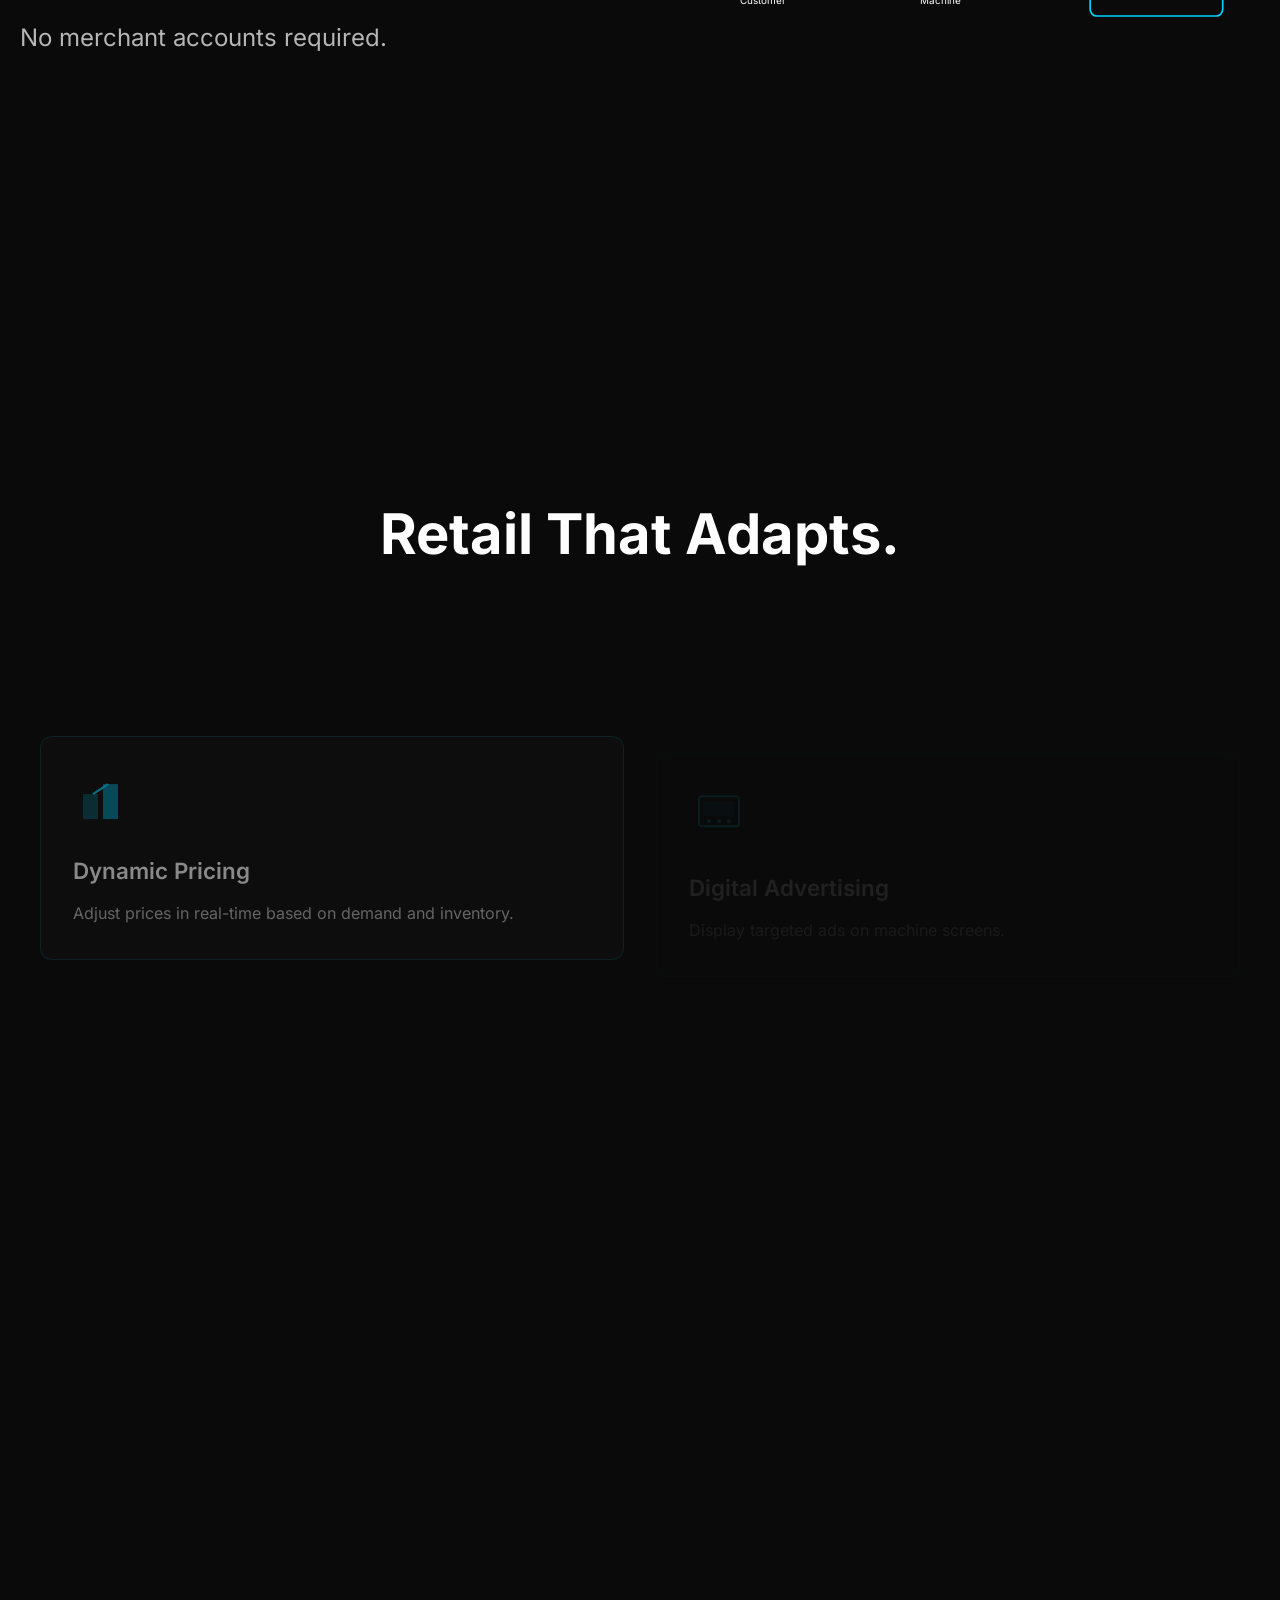
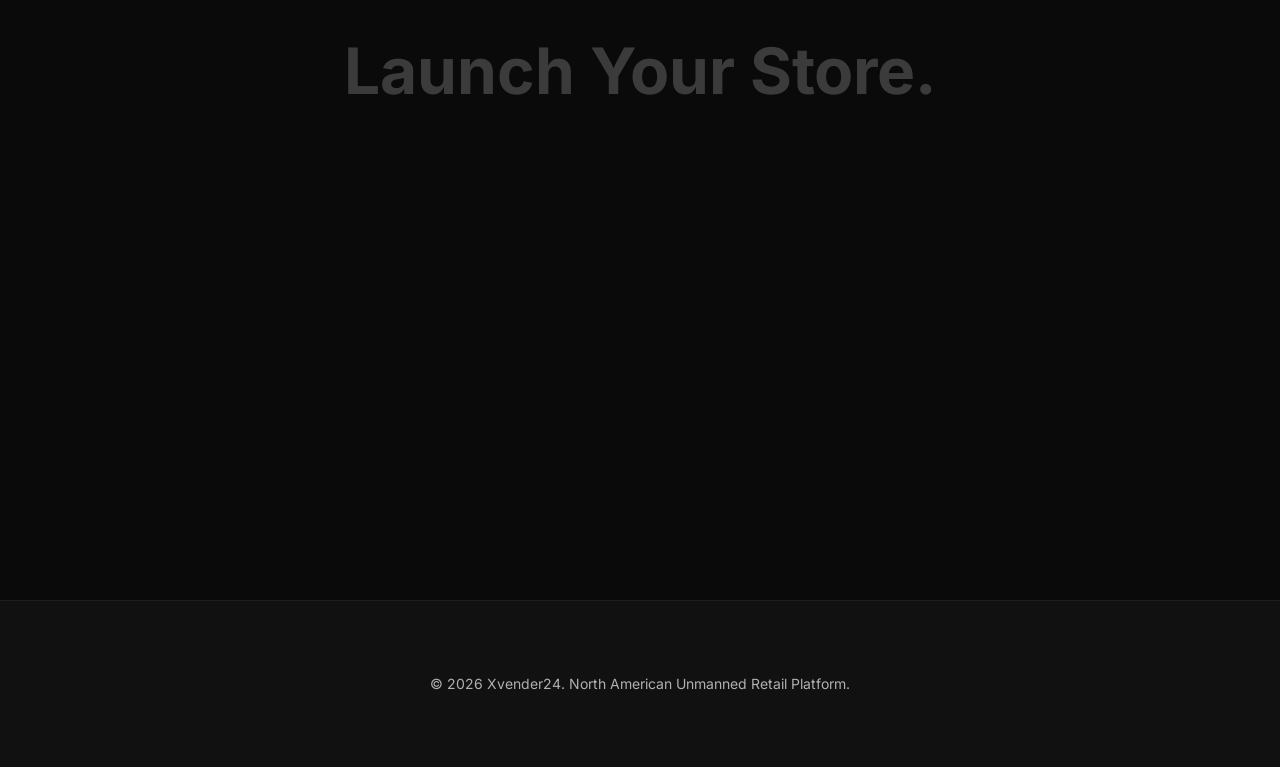
<file: vendors.html>
<!DOCTYPE html>
<html lang="en">
<head>
    <meta charset="UTF-8">
    <meta name="viewport" content="width=device-width, initial-scale=1.0">
    <title>Vendors — Xvender24</title>
    <link rel="stylesheet" href="css/style.css">
    <link rel="stylesheet" href="css/vendors.css">
    <link rel="stylesheet" href="css/fonts.css">
</head>
<body>
    <!-- Navigation -->
    <nav class="nav">
        <div class="nav-container">
            <div class="logo"><a href="index.html">Xvender24</a></div>
            <ul class="nav-menu">
                <li><a href="index.html">Home</a></li>
                <li><a href="about.html">About</a></li>
                <li><a href="location.html">Location</a></li>
                <li><a href="how-it-works.html">How it Works</a></li>
                <li><a href="vendors.html" class="active">Vendors</a></li>
                <li><a href="partners.html">Partners</a></li>
                <li><a href="investors.html">Investors</a></li>
                <li><a href="contact.html">Contact</a></li>
            </ul>
        </div>
    </nav>

    <!-- Screen 1: Shock -->
    <section class="vendor-screen screen-1" data-screen="1">
        <div class="container">
            <div class="content-wrapper">
                <div class="text-content">
                    <h1 class="screen-title">Operate Your Own Store<br>— From Anywhere.</h1>
                    <p class="screen-subtitle">Launch a 24/7 retail presence in prime locations.</p>
                    <ul class="benefit-list">
                        <li>No lease.</li>
                        <li>No staff.</li>
                        <li>No merchant accounts.</li>
                        <li class="highlight">Reduce entry-to-market costs by 50%.</li>
                    </ul>
                </div>
                <div class="visual-content">
                    <svg id="screen1-visual" viewBox="0 0 600 600" xmlns="http://www.w3.org/2000/svg">
                        <!-- Vending Machine Hero -->
                        <g id="machine-hero">
                            <rect x="200" y="100" width="200" height="400" rx="10" fill="#1a1a1a" stroke="#00d4ff" stroke-width="2"/>
                            <rect x="220" y="130" width="160" height="80" rx="5" fill="#0a0a0a"/>
                            <g id="shelf-grid">
                                <rect x="220" y="230" width="70" height="60" rx="3" fill="#2a2a2a" opacity="0.6"/>
                                <rect x="310" y="230" width="70" height="60" rx="3" fill="#2a2a2a" opacity="0.6"/>
                                <rect x="220" y="310" width="70" height="60" rx="3" fill="#2a2a2a" opacity="0.6"/>
                                <rect x="310" y="310" width="70" height="60" rx="3" fill="#2a2a2a" opacity="0.6"/>
                                <rect x="220" y="390" width="70" height="60" rx="3" fill="#2a2a2a" opacity="0.6"/>
                                <rect x="310" y="390" width="70" height="60" rx="3" fill="#2a2a2a" opacity="0.6"/>
                            </g>
                        </g>
                        
                        <!-- Floating Analytics Panel -->
                        <g id="analytics-panel" opacity="0">
                            <rect x="420" y="150" width="150" height="100" rx="8" fill="#0a0a0a" stroke="#00d4ff" stroke-width="1.5"/>
                            <text x="440" y="175" fill="#00d4ff" font-size="12" font-family="Inter, sans-serif">Real-time Data</text>
                            <g id="chart-bars">
                                <rect x="440" y="190" width="10" height="40" fill="#00d4ff" opacity="0.3"/>
                                <rect x="460" y="190" width="10" height="55" fill="#00d4ff" opacity="0.5"/>
                                <rect x="480" y="190" width="10" height="30" fill="#00d4ff" opacity="0.4"/>
                                <rect x="500" y="190" width="10" height="60" fill="#00d4ff" opacity="0.7"/>
                            </g>
                        </g>
                        
                        <!-- City Node Map -->
                        <g id="city-nodes" opacity="0">
                            <circle cx="100" cy="200" r="5" fill="#00d4ff" opacity="0.4"/>
                            <circle cx="150" cy="250" r="5" fill="#00d4ff" opacity="0.4"/>
                            <circle cx="120" cy="300" r="5" fill="#00d4ff" opacity="0.4"/>
                            <line x1="100" y1="200" x2="150" y2="250" stroke="#00d4ff" stroke-width="1" opacity="0.2"/>
                            <line x1="150" y1="250" x2="120" y2="300" stroke="#00d4ff" stroke-width="1" opacity="0.2"/>
                            <line x1="120" y1="300" x2="200" y2="300" stroke="#00d4ff" stroke-width="1" opacity="0.2"/>
                        </g>
                    </svg>
                </div>
            </div>
        </div>
    </section>

    <!-- Screen 2: Simplicity -->
    <section class="vendor-screen screen-2" data-screen="2">
        <div class="container">
            <div class="content-wrapper">
                <div class="text-content">
                    <h2 class="screen-title">Plug & Play Retail</h2>
                    <ul class="step-list">
                        <li>Bring your products.</li>
                        <li>Enter the name and price.</li>
                        <li>Start selling.</li>
                    </ul>
                </div>
                <div class="visual-content">
                    <svg id="screen2-visual" viewBox="0 0 800 400" xmlns="http://www.w3.org/2000/svg">
                        <!-- Step 1: Vendor -->
                        <g id="step-vendor" opacity="0">
                            <circle cx="150" cy="200" r="40" fill="#1a1a1a" stroke="#00d4ff" stroke-width="2"/>
                            <path d="M150 180 L150 220 M130 240 L150 220 L170 240" stroke="#00d4ff" stroke-width="3" fill="none"/>
                            <text x="150" y="280" fill="#ffffff" font-size="14" text-anchor="middle" font-family="Inter">Vendor</text>
                        </g>
                        
                        <!-- Arrow 1 -->
                        <g id="arrow-1" opacity="0">
                            <path d="M200 200 L280 200" stroke="#00d4ff" stroke-width="2" fill="none"/>
                            <polygon points="280,200 270,195 270,205" fill="#00d4ff"/>
                        </g>
                        
                        <!-- Step 2: Load Shelf -->
                        <g id="step-load" opacity="0">
                            <rect x="300" y="160" width="150" height="80" rx="5" fill="#1a1a1a" stroke="#00d4ff" stroke-width="2"/>
                            <g id="products">
                                <rect x="315" y="175" width="30" height="40" rx="2" fill="#00d4ff" opacity="0.3"/>
                                <rect x="355" y="175" width="30" height="40" rx="2" fill="#00d4ff" opacity="0.3"/>
                                <rect x="395" y="175" width="30" height="40" rx="2" fill="#00d4ff" opacity="0.3"/>
                            </g>
                            <text x="375" y="270" fill="#ffffff" font-size="14" text-anchor="middle" font-family="Inter">Load Shelf</text>
                        </g>
                        
                        <!-- Arrow 2 -->
                        <g id="arrow-2" opacity="0">
                            <path d="M460 200 L540 200" stroke="#00d4ff" stroke-width="2" fill="none"/>
                            <polygon points="540,200 530,195 530,205" fill="#00d4ff"/>
                        </g>
                        
                        <!-- Step 3: Machine Sells -->
                        <g id="step-sell" opacity="0">
                            <rect x="560" y="140" width="120" height="120" rx="8" fill="#1a1a1a" stroke="#00d4ff" stroke-width="2"/>
                            <circle cx="620" cy="200" r="30" fill="#00d4ff" opacity="0.2"/>
                            <text x="620" y="205" fill="#00d4ff" font-size="24" text-anchor="middle" font-family="Inter">$</text>
                            <text x="620" y="280" fill="#ffffff" font-size="14" text-anchor="middle" font-family="Inter">Sells 24/7</text>
                        </g>
                    </svg>
                </div>
            </div>
        </div>
    </section>

    <!-- Screen 3: Credibility -->
    <section class="vendor-screen screen-3" data-screen="3">
        <div class="container">
            <div class="content-wrapper">
                <div class="text-content">
                    <h2 class="screen-title">Smart Retail Infrastructure</h2>
                    <p class="screen-subtitle">Multi-temperature machines.<br>Secure 24/7 retail environment.</p>
                </div>
                <div class="visual-content">
                    <svg id="screen3-visual" viewBox="0 0 500 600" xmlns="http://www.w3.org/2000/svg">
                        <!-- Machine Cross-Section -->
                        <rect x="150" y="50" width="200" height="500" rx="10" fill="#1a1a1a" stroke="#00d4ff" stroke-width="2"/>
                        
                        <!-- Zone 1: Ambient -->
                        <g id="zone-ambient" class="temp-zone">
                            <rect x="160" y="70" width="180" height="100" rx="5" fill="#2a2a2a" stroke="#00d4ff" stroke-width="1" opacity="0.3"/>
                            <text x="250" y="110" fill="#00d4ff" font-size="14" text-anchor="middle" font-family="Inter">Ambient</text>
                            <text x="250" y="130" fill="#ffffff" font-size="12" text-anchor="middle" font-family="Inter" opacity="0.7">Room Temp</text>
                        </g>
                        
                        <!-- Zone 2: Refrigerated -->
                        <g id="zone-refrigerated" class="temp-zone">
                            <rect x="160" y="190" width="180" height="100" rx="5" fill="#0a3a4a" stroke="#00d4ff" stroke-width="1" opacity="0.3"/>
                            <text x="250" y="230" fill="#00d4ff" font-size="14" text-anchor="middle" font-family="Inter">Refrigerated</text>
                            <text x="250" y="250" fill="#ffffff" font-size="12" text-anchor="middle" font-family="Inter" opacity="0.7">2-8°C</text>
                        </g>
                        
                        <!-- Zone 3: Frozen -->
                        <g id="zone-frozen" class="temp-zone">
                            <rect x="160" y="310" width="180" height="100" rx="5" fill="#0a2a4a" stroke="#00d4ff" stroke-width="1" opacity="0.3"/>
                            <text x="250" y="350" fill="#00d4ff" font-size="14" text-anchor="middle" font-family="Inter">Frozen</text>
                            <text x="250" y="370" fill="#ffffff" font-size="12" text-anchor="middle" font-family="Inter" opacity="0.7">-18°C</text>
                        </g>
                        
                        <!-- Zone 4: Heating -->
                        <g id="zone-heating" class="temp-zone">
                            <rect x="160" y="430" width="180" height="100" rx="5" fill="#4a2a0a" stroke="#00d4ff" stroke-width="1" opacity="0.3"/>
                            <text x="250" y="470" fill="#00d4ff" font-size="14" text-anchor="middle" font-family="Inter">Heating</text>
                            <text x="250" y="490" fill="#ffffff" font-size="12" text-anchor="middle" font-family="Inter" opacity="0.7">65°C</text>
                        </g>
                    </svg>
                </div>
            </div>
        </div>
    </section>

    <!-- Screen 4: Trust -->
    <section class="vendor-screen screen-4" data-screen="4">
        <div class="container">
            <div class="content-wrapper">
                <div class="text-content">
                    <h2 class="screen-title">Integrated Payments.<br>Real-Time Data.</h2>
                    <p class="screen-subtitle">No merchant accounts required.</p>
                </div>
                <div class="visual-content">
                    <svg id="screen4-visual" viewBox="0 0 700 400" xmlns="http://www.w3.org/2000/svg">
                        <!-- Payment Flow -->
                        <g id="payment-flow">
                            <!-- Customer -->
                            <g id="customer">
                                <circle cx="100" cy="200" r="35" fill="#1a1a1a" stroke="#00d4ff" stroke-width="2"/>
                                <path d="M100 180 L100 220 M80 240 L100 220 L120 240" stroke="#00d4ff" stroke-width="2.5" fill="none"/>
                                <text x="100" y="265" fill="#ffffff" font-size="12" text-anchor="middle" font-family="Inter">Customer</text>
                            </g>
                            
                            <!-- Payment Arrow -->
                            <g id="payment-arrow" opacity="0">
                                <path d="M145 200 L245 200" stroke="#00d4ff" stroke-width="3" fill="none" stroke-dasharray="5,5"/>
                                <polygon points="245,200 235,195 235,205" fill="#00d4ff"/>
                                <text x="195" y="190" fill="#00d4ff" font-size="11" text-anchor="middle" font-family="Inter">$</text>
                            </g>
                            
                            <!-- Machine -->
                            <g id="machine">
                                <rect x="265" y="160" width="100" height="80" rx="5" fill="#1a1a1a" stroke="#00d4ff" stroke-width="2"/>
                                <rect x="280" y="175" width="30" height="40" rx="2" fill="#00d4ff" opacity="0.3"/>
                                <rect x="320" y="175" width="30" height="40" rx="2" fill="#00d4ff" opacity="0.3"/>
                                <text x="315" y="265" fill="#ffffff" font-size="12" text-anchor="middle" font-family="Inter">Machine</text>
                            </g>
                            
                            <!-- Data Arrow -->
                            <g id="data-arrow" opacity="0">
                                <path d="M375 200 L475 200" stroke="#00d4ff" stroke-width="3" fill="none"/>
                                <polygon points="475,200 465,195 465,205" fill="#00d4ff"/>
                                <text x="425" y="190" fill="#00d4ff" font-size="11" text-anchor="middle" font-family="Inter">Data</text>
                            </g>
                            
                            <!-- Vendor Dashboard -->
                            <g id="vendor-dashboard">
                                <rect x="495" y="120" width="160" height="160" rx="8" fill="#0a0a0a" stroke="#00d4ff" stroke-width="2"/>
                                <text x="575" y="150" fill="#00d4ff" font-size="13" text-anchor="middle" font-family="Inter" font-weight="600">Your Dashboard</text>
                                
                                <!-- Real-time Stats -->
                                <g id="stats" opacity="0">
                                    <text x="515" y="180" fill="#ffffff" font-size="11" font-family="Inter">Sales: $247</text>
                                    <text x="515" y="200" fill="#ffffff" font-size="11" font-family="Inter">Units: 18</text>
                                    <text x="515" y="220" fill="#ffffff" font-size="11" font-family="Inter">Stock: 82%</text>
                                    <text x="515" y="240" fill="#ffffff" font-size="11" font-family="Inter">Revenue: ↑12%</text>
                                </g>
                            </g>
                        </g>
                    </svg>
                </div>
            </div>
        </div>
    </section>

    <!-- Screen 5: Power -->
    <section class="vendor-screen screen-5" data-screen="5">
        <div class="container">
            <div class="content-wrapper">
                <div class="text-content">
                    <h2 class="screen-title">Retail That Adapts.</h2>
                </div>
                <div class="features-grid">
                    <!-- Feature 1: Dynamic Pricing -->
                    <div class="feature-card" data-feature="1">
                        <div class="feature-icon">
                            <svg viewBox="0 0 60 60" xmlns="http://www.w3.org/2000/svg">
                                <rect x="10" y="25" width="15" height="25" fill="#00d4ff" opacity="0.3"/>
                                <rect x="30" y="15" width="15" height="35" fill="#00d4ff" opacity="0.6"/>
                                <path d="M20 25 L35 15" stroke="#00d4ff" stroke-width="2" fill="none"/>
                            </svg>
                        </div>
                        <h3>Dynamic Pricing</h3>
                        <p>Adjust prices in real-time based on demand and inventory.</p>
                    </div>
                    
                    <!-- Feature 2: Digital Advertising -->
                    <div class="feature-card" data-feature="2">
                        <div class="feature-icon">
                            <svg viewBox="0 0 60 60" xmlns="http://www.w3.org/2000/svg">
                                <rect x="10" y="10" width="40" height="30" rx="3" fill="none" stroke="#00d4ff" stroke-width="2"/>
                                <rect x="15" y="15" width="30" height="15" fill="#00d4ff" opacity="0.3"/>
                                <circle cx="20" cy="35" r="2" fill="#00d4ff"/>
                                <circle cx="30" cy="35" r="2" fill="#00d4ff"/>
                                <circle cx="40" cy="35" r="2" fill="#00d4ff"/>
                            </svg>
                        </div>
                        <h3>Digital Advertising</h3>
                        <p>Display targeted ads on machine screens.</p>
                    </div>
                    
                    <!-- Feature 3: Data-Driven Marketing -->
                    <div class="feature-card" data-feature="3">
                        <div class="feature-icon">
                            <svg viewBox="0 0 60 60" xmlns="http://www.w3.org/2000/svg">
                                <circle cx="30" cy="30" r="20" fill="none" stroke="#00d4ff" stroke-width="2"/>
                                <path d="M30 10 L30 30 L42 30" stroke="#00d4ff" stroke-width="2" fill="none"/>
                                <circle cx="30" cy="30" r="3" fill="#00d4ff"/>
                            </svg>
                        </div>
                        <h3>Data-Driven Marketing</h3>
                        <p>Understand customer behavior and optimize product mix.</p>
                    </div>
                    
                    <!-- Feature 4: Inventory Intelligence -->
                    <div class="feature-card" data-feature="4">
                        <div class="feature-icon">
                            <svg viewBox="0 0 60 60" xmlns="http://www.w3.org/2000/svg">
                                <rect x="15" y="15" width="12" height="30" rx="2" fill="#00d4ff" opacity="0.3"/>
                                <rect x="32" y="20" width="12" height="25" rx="2" fill="#00d4ff" opacity="0.5"/>
                                <path d="M21 10 L21 5 M38 10 L38 5" stroke="#00d4ff" stroke-width="2"/>
                            </svg>
                        </div>
                        <h3>Inventory Intelligence</h3>
                        <p>Predictive alerts before stockouts happen.</p>
                    </div>
                </div>
            </div>
        </div>
    </section>

    <!-- Screen 6: Conversion -->
    <section class="vendor-screen screen-6" data-screen="6">
        <div class="container">
            <div class="cta-wrapper">
                <h2 class="cta-title">Launch Your Store.</h2>
                <p class="cta-subtitle">Operate your retail presence — from anywhere.</p>
                <div class="cta-buttons">
                    <a href="#apply" class="btn btn-primary">Apply as Vendor</a>
                    <a href="#call" class="btn btn-secondary">Schedule a Call</a>
                </div>
            </div>
        </div>
    </section>

    <!-- Footer -->
    <footer class="footer">
        <div class="container">
            <p>&copy; 2026 Xvender24. North American Unmanned Retail Platform.</p>
        </div>
    </footer>

    <script src="js/vendor/gsap.min.js"></script>
    <script src="js/vendor/ScrollTrigger.min.js"></script>
    <script src="js/vendors.js"></script>
    <!-- xv-anim-failsafe: reveal content even if main script fails (WeChat / old webviews) -->
    <noscript><style>.fade-in-up,.fade-in-scale,.fade-in-seq{opacity:1 !important;transform:none !important}</style></noscript>
    <script>
      setTimeout(function () {
        if (document.body && !document.body.classList.contains('xv-ready')) {
          var els = document.querySelectorAll('.fade-in-up,.fade-in-scale,.fade-in-seq,.cost-item,.cost-tag,.cost-label-end');
          for (var i = 0; i < els.length; i++) els[i].classList.add('visible');
        }
      }, 2500);
    </script></body>
</html>
</file>
<file: css/style.css>
/* ===================================
   XVENDER24 - TESLA MINIMAL STYLE
   Style: Strategic Infrastructure
   =================================== */

/* ===== GLOBAL RESET & VARIABLES ===== */
* {
    margin: 0;
    padding: 0;
    box-sizing: border-box;
}

:root {
    /* Colors */
    --primary-bg: #0a0a0a;
    --secondary-bg: #111111;
    --accent-blue: #00d4ff;
    --accent-glow: rgba(0, 212, 255, 0.3);
    --text-primary: #ffffff;
    --text-secondary: #b0b0b0;
    --cost-grey: #505050;
    
    /* Typography */
    --font-main: 'Inter', -apple-system, BlinkMacSystemFont, sans-serif;
    --weight-regular: 400;
    --weight-semibold: 600;
    --weight-bold: 700;
    --weight-extra-bold: 800;
    
    /* Spacing */
    --spacing-xs: 8px;
    --spacing-sm: 16px;
    --spacing-md: 32px;
    --spacing-lg: 64px;
    --spacing-xl: 128px;
    
    /* Animation */
    --transition-smooth: 0.6s cubic-bezier(0.4, 0, 0.2, 1);
    --transition-fast: 0.3s ease;
}

/* ===== BASE STYLES ===== */
body {
    font-family: var(--font-main);
    background-color: var(--primary-bg);
    color: var(--text-primary);
    line-height: 1.6;
    overflow-x: hidden;
    -webkit-font-smoothing: antialiased;
    -moz-osx-font-smoothing: grayscale;
}

html {
    scroll-behavior: smooth;
}

/* ===== NAVIGATION ===== */
.nav {
    position: fixed;
    top: 0;
    left: 0;
    width: 100%;
    background: rgba(10, 10, 10, 0.95);
    backdrop-filter: blur(10px);
    z-index: 1000;
    border-bottom: 1px solid rgba(255, 255, 255, 0.05);
}

.nav-container {
    max-width: 1400px;
    margin: 0 auto;
    padding: var(--spacing-sm) var(--spacing-md);
    display: flex;
    justify-content: space-between;
    align-items: center;
}

.logo {
    font-size: 24px;
    font-weight: var(--weight-extra-bold);
    letter-spacing: -0.5px;
    color: var(--accent-blue);
}

.logo a {
    text-decoration: none;
    color: inherit;
}

.nav-menu {
    list-style: none;
    display: flex;
    gap: var(--spacing-md);
}

.nav-menu a {
    text-decoration: none;
    color: var(--text-secondary);
    font-size: 14px;
    font-weight: var(--weight-semibold);
    text-transform: uppercase;
    letter-spacing: 0.5px;
    transition: color var(--transition-fast);
}

.nav-menu a:hover {
    color: var(--accent-blue);
}

/* ===== MAIN CONTENT ===== */
.main-content {
    margin-top: 80px;
}

/* ===== SCREEN SECTIONS ===== */
.screen {
    min-height: 100vh;
    display: flex;
    align-items: center;
    justify-content: center;
    position: relative;
    padding: var(--spacing-xl) var(--spacing-md);
    overflow: hidden;
}

.screen-content {
    max-width: 1200px;
    margin: 0 auto;
    text-align: center;
    z-index: 10;
    position: relative;
}

/* ===== TYPOGRAPHY ===== */
.headline {
    font-size: clamp(48px, 8vw, 96px);
    font-weight: var(--weight-extra-bold);
    line-height: 1.1;
    letter-spacing: -2px;
    margin-bottom: var(--spacing-md);
    max-width: 4ch;
    margin-left: auto;
    margin-right: auto;
}

.subtitle {
    font-size: clamp(18px, 3vw, 28px);
    font-weight: var(--weight-semibold);
    color: var(--text-secondary);
    line-height: 1.4;
    letter-spacing: 0.5px;
}

.tagline {
    font-size: clamp(20px, 3.5vw, 32px);
    font-weight: var(--weight-bold);
    color: var(--accent-blue);
    margin: var(--spacing-md) 0;
}

.final-line {
    font-size: clamp(56px, 10vw, 112px);
    font-weight: var(--weight-extra-bold);
    letter-spacing: -3px;
    margin: var(--spacing-lg) 0;
}

.conclusion {
    font-size: clamp(24px, 4vw, 40px);
    font-weight: var(--weight-bold);
    margin-top: var(--spacing-lg);
    color: var(--accent-blue);
}

/* ===== ANIMATIONS ===== */
.fade-in-up {
    opacity: 0;
    transform: translateY(40px);
    transition: opacity var(--transition-smooth), 
                transform var(--transition-smooth);
}

.fade-in-up.visible {
    opacity: 1;
    transform: translateY(0);
}

.fade-in-scale {
    opacity: 0;
    transform: scale(0.95);
    transition: opacity var(--transition-smooth), 
                transform var(--transition-smooth);
}

.fade-in-scale.visible {
    opacity: 1;
    transform: scale(1);
}

.fade-in-seq {
    opacity: 0;
    transform: translateY(20px);
    transition: opacity var(--transition-smooth), 
                transform var(--transition-smooth);
}

.fade-in-seq.visible {
    opacity: 1;
    transform: translateY(0);
}

.delay-1 { transition-delay: 0.8s; }
.delay-2 { transition-delay: 1.6s; }
.delay-3 { transition-delay: 2.4s; }
.delay-4 { transition-delay: 3.2s; }

/* ===== SCREEN 1: CITY CANVAS ===== */
.city-canvas {
    position: absolute;
    top: 0;
    left: 0;
    width: 100%;
    height: 100%;
    z-index: 1;
}

/* ===== SCREEN 2: STOREFRONT & COST LAYERS ===== */
.screen-2 {
    background: linear-gradient(to bottom, var(--primary-bg), #050505);
}

.cost-layers {
    margin: var(--spacing-lg) 0;
}

.cost-item {
    font-size: clamp(32px, 5vw, 56px);
    font-weight: var(--weight-bold);
    color: var(--cost-grey);
    margin: var(--spacing-sm) 0;
}

.storefront-silhouette {
    position: absolute;
    right: 10%;
    top: 50%;
    transform: translateY(-50%);
    width: 300px;
    height: 400px;
    opacity: 0.2;
}

.cost-tag {
    position: relative;
    width: 100%;
    padding: var(--spacing-sm);
    margin: var(--spacing-xs) 0;
    background: rgba(255, 255, 255, 0.05);
    border-left: 3px solid var(--accent-blue);
    font-size: 14px;
    font-weight: var(--weight-semibold);
    text-transform: uppercase;
    letter-spacing: 1px;
}

.cost-tag::before {
    content: attr(data-label);
}

/* ===== SCREEN 3: COST BAR ===== */
.cost-bar-container {
    position: relative;
    width: 100%;
    max-width: 600px;
    margin: var(--spacing-xl) auto;
}

.cost-bar {
    position: relative;
    width: 100%;
    height: 600px;
    background: rgba(255, 255, 255, 0.05);
    border-radius: 8px;
    overflow: hidden;
    display: flex;
    flex-direction: column;
}

.cost-segment {
    position: relative;
    width: 100%;
    transition: all var(--transition-smooth);
    display: flex;
    align-items: center;
    justify-content: center;
    color: var(--text-primary);
    font-weight: var(--weight-bold);
    font-size: 18px;
}

.cost-segment::before {
    content: attr(data-label);
}

.cost-segment.delivery {
    height: 30%;
    background: linear-gradient(135deg, #ff6b6b, #ff4757);
}

.cost-segment.retail {
    height: 25%;
    background: linear-gradient(135deg, #ffa502, #ff7f00);
}

.cost-segment.labor {
    height: 45%;
    background: linear-gradient(135deg, #5f27cd, #341f97);
}

.cost-segment.dissolve {
    opacity: 0;
    transform: translateY(-100px);
}

.cost-label-start,
.cost-label-end {
    position: absolute;
    left: -60px;
    font-size: 32px;
    font-weight: var(--weight-extra-bold);
    color: var(--accent-blue);
}

.cost-label-start {
    top: 0;
}

.cost-label-end {
    bottom: 0;
    opacity: 0;
    transition: opacity var(--transition-smooth);
}

.cost-label-end.visible {
    opacity: 1;
}

/* ===== SCREEN 4: NETWORK CANVAS ===== */
.network-canvas {
    position: absolute;
    top: 0;
    left: 0;
    width: 100%;
    height: 100%;
    z-index: 1;
}

/* ===== SCREEN 5: SPLIT EFFECT & CTA ===== */
.split-effect {
    position: absolute;
    top: 0;
    left: 0;
    width: 100%;
    height: 100%;
    display: flex;
}

.split-left,
.split-right {
    width: 50%;
    height: 100%;
}

.split-left {
    background: radial-gradient(circle at center, rgba(0, 212, 255, 0.1), transparent);
}

.split-right {
    background: radial-gradient(circle at center, rgba(255, 255, 255, 0.05), transparent);
}

/* ===== CTA BUTTONS ===== */
.cta-buttons {
    display: flex;
    gap: var(--spacing-md);
    justify-content: center;
    margin-top: var(--spacing-lg);
}

.btn {
    display: inline-block;
    padding: 18px 48px;
    font-size: 16px;
    font-weight: var(--weight-bold);
    text-transform: uppercase;
    letter-spacing: 1px;
    text-decoration: none;
    border-radius: 4px;
    transition: all var(--transition-fast);
    cursor: pointer;
}

.btn-primary {
    background: var(--accent-blue);
    color: var(--primary-bg);
    box-shadow: 0 0 20px var(--accent-glow);
}

.btn-primary:hover {
    background: #00b8e6;
    box-shadow: 0 0 40px var(--accent-glow);
    transform: translateY(-2px);
}

.btn-secondary {
    background: transparent;
    color: var(--text-primary);
    border: 2px solid var(--accent-blue);
}

.btn-secondary:hover {
    background: var(--accent-blue);
    color: var(--primary-bg);
    transform: translateY(-2px);
}

/* ===== FOOTER ===== */
.footer {
    background: var(--secondary-bg);
    padding: var(--spacing-lg) var(--spacing-md);
    text-align: center;
    border-top: 1px solid rgba(255, 255, 255, 0.05);
}

.footer-content {
    max-width: 1200px;
    margin: 0 auto;
}

.footer p {
    color: var(--text-secondary);
    font-size: 14px;
    margin: var(--spacing-xs) 0;
}

.footer a {
    color: var(--accent-blue);
    text-decoration: none;
    transition: color var(--transition-fast);
}

.footer a:hover {
    color: var(--text-primary);
}

/* ===== RESPONSIVE ===== */
@media (max-width: 768px) {
    .nav-menu {
        display: none; /* Simplified for mobile - could add hamburger menu */
    }
    
    .headline {
        font-size: 48px;
        max-width: none;
    }
    
    .subtitle {
        font-size: 20px;
    }
    
    .cta-buttons {
        flex-direction: column;
        align-items: stretch;
    }
    
    .btn {
        width: 100%;
    }
    
    .cost-bar {
        height: 400px;
    }
    
    .split-effect {
        flex-direction: column;
    }
    
    .split-left,
    .split-right {
        width: 100%;
        height: 50%;
    }
    
    .storefront-silhouette {
        display: none;
    }
}
</file>
<file: css/fonts.css>
/* Self-hosted Inter (variable, latin + latin-ext).
   Replaces fonts.googleapis.com / fonts.gstatic.com, which are unreachable
   from mainland China. Render-blocking third-party font requests were the
   main cause of blank/partial page loads there.
   Files live in /fonts/ and are served from the same origin. */

@font-face {
    font-family: 'Inter';
    font-style: normal;
    font-weight: 300 800;
    font-display: swap;
    src: url('../fonts/inter-latin-ext.woff2') format('woff2');
    unicode-range: U+0100-02BA, U+02BD-02C5, U+02C7-02CC, U+02CE-02D7, U+02DD-02FF, U+0304, U+0308, U+0329, U+1D00-1DBF, U+1E00-1E9F, U+1EF2-1EFF, U+2020, U+20A0-20AB, U+20AD-20C4, U+2113, U+2C60-2C7F, U+A720-A7FF;
}

@font-face {
    font-family: 'Inter';
    font-style: normal;
    font-weight: 300 800;
    font-display: swap;
    src: url('../fonts/inter-latin.woff2') format('woff2');
    unicode-range: U+0000-00FF, U+0131, U+0152-0153, U+02BB-02BC, U+02C6, U+02DA, U+02DC, U+0304, U+0308, U+0329, U+2000-206F, U+20AC, U+2122, U+2191, U+2193, U+2212, U+2215, U+FEFF, U+FFFD;
}
</file>
<file: css/about.css>
/* ===================================
   ABOUT PAGE - TESLA MINIMAL
   Infrastructure-first. Operator-led.
   =================================== */

/* ===== BODY OVERRIDE ===== */
.about-body {
    background: #FFFFFF;
    color: #111111;
}

/* ===== NAVIGATION (ADAPTIVE) ===== */
.about-nav {
    background: rgba(17, 17, 17, 0.95);
    backdrop-filter: blur(10px);
    border-bottom: 1px solid rgba(255, 255, 255, 0.1);
}

.about-nav .logo a {
    color: #FFFFFF;
}

.about-nav .nav-menu a {
    color: rgba(255, 255, 255, 0.7);
}

.about-nav .nav-menu a:hover,
.about-nav .nav-menu a.active {
    color: #FFFFFF;
}

/* ===== MAIN CONTAINER ===== */
.about-main {
    margin-top: 80px;
}

/* ===== CONTAINER SYSTEM ===== */
.container {
    max-width: 960px;
    margin: 0 auto;
    padding: 0 120px;
}

@media (max-width: 1024px) {
    .container {
        padding: 0 60px;
    }
}

@media (max-width: 768px) {
    .container {
        padding: 0 24px;
    }
}

/* ===== SECTIONS (100vh) ===== */
.section {
    min-height: 100vh;
    display: flex;
    align-items: center;
    justify-content: center;
    position: relative;
}

@media (max-width: 768px) {
    .section {
        min-height: auto;
        padding: 100px 0;
    }
}

/* ===== SECTION 1: HERO ===== */
.section-hero {
    background: #111111;
    color: #FFFFFF;
    text-align: center;
    overflow: hidden;
}

.hero-background {
    position: absolute;
    top: 0;
    left: 0;
    width: 100%;
    height: 100%;
    background: radial-gradient(circle at 50% 50%, rgba(255, 255, 255, 0.03) 0%, transparent 70%);
    animation: slowZoom 20s ease-in-out infinite alternate;
    z-index: 1;
}

@keyframes slowZoom {
    0% {
        transform: scale(1);
    }
    100% {
        transform: scale(1.01);
    }
}

.hero-content {
    position: relative;
    z-index: 2;
}

.hero-label {
    font-size: 12px;
    font-weight: 600;
    text-transform: uppercase;
    letter-spacing: 2px;
    color: #777777;
    margin-bottom: 60px;
}

.hero-statement {
    font-size: clamp(48px, 7vw, 80px);
    font-weight: 700;
    line-height: 1.1;
    letter-spacing: -0.01em;
    color: #FFFFFF;
    margin-bottom: 32px;
}

.hero-line {
    display: block;
    margin-bottom: 24px;
}

.hero-subline {
    font-size: clamp(20px, 2.5vw, 28px);
    font-weight: 400;
    line-height: 1.4;
    color: rgba(255, 255, 255, 0.7);
}

/* ===== SECTION 2: THE PROBLEM ===== */
.section-problem {
    background: #FFFFFF;
    color: #111111;
    text-align: center;
}

.section-headline {
    font-size: clamp(36px, 5vw, 48px);
    font-weight: 600;
    line-height: 1.15;
    letter-spacing: -0.01em;
    color: #111111;
    margin-bottom: 60px;
}

.problem-list {
    margin-bottom: 60px;
}

.problem-item {
    font-size: clamp(20px, 2.5vw, 28px);
    font-weight: 400;
    line-height: 1.4;
    color: #111111;
    margin-bottom: 16px;
    opacity: 0.85;
}

.problem-conclusion {
    margin-top: 80px;
}

.conclusion-line {
    font-size: clamp(20px, 2.5vw, 28px);
    font-weight: 500;
    line-height: 1.4;
    color: #111111;
    margin-bottom: 12px;
}

/* ===== SECTION 3: BUILT BY OPERATORS ===== */
.section-operators {
    background: #F5F5F5;
    color: #111111;
}

.operators-grid {
    display: grid;
    grid-template-columns: 1fr 1fr;
    gap: 80px;
    align-items: center;
}

@media (max-width: 768px) {
    .operators-grid {
        grid-template-columns: 1fr;
        gap: 48px;
        text-align: center;
    }
}

.operators-image {
    position: relative;
}

.image-placeholder {
    width: 100%;
    aspect-ratio: 1 / 1;
    background: #FFFFFF;
    border-radius: 12px;
    overflow: hidden;
    position: relative;
    display: flex;
    align-items: center;
    justify-content: center;
}

.image-placeholder img {
    width: 100%;
    height: 100%;
    object-fit: cover;
    filter: none;
    display: block;
}

.operators-text {
    display: flex;
    flex-direction: column;
    gap: 16px;
}

.operators-label {
    font-size: 12px;
    font-weight: 600;
    text-transform: uppercase;
    letter-spacing: 2px;
    color: #777777;
}

.operators-headline {
    font-size: clamp(28px, 4vw, 40px);
    font-weight: 600;
    line-height: 1.2;
    letter-spacing: -0.01em;
    color: #111111;
    margin-top: 16px;
}

.operators-subline {
    font-size: clamp(18px, 2vw, 24px);
    font-weight: 400;
    line-height: 1.4;
    color: #555555;
    margin-top: 16px;
}

/* ===== SECTION 4: BELIEF ===== */
.section-belief {
    background: #FFFFFF;
    color: #111111;
    text-align: center;
}

.belief-content {
    max-width: 800px;
    margin: 0 auto;
}

.belief-line {
    font-size: clamp(36px, 5vw, 48px);
    font-weight: 600;
    line-height: 1.15;
    letter-spacing: -0.01em;
    color: #111111;
    margin-bottom: 20px;
}

.belief-spacer {
    height: 40px;
}

.belief-final {
    font-size: clamp(38px, 5.2vw, 50px);
    font-weight: 600;
    line-height: 1.15;
    letter-spacing: -0.01em;
    color: #111111;
}

/* ===== SECTION 5: CLOSING ===== */
.section-closing {
    background: #111111;
    color: #FFFFFF;
    text-align: center;
}

.closing-content {
    max-width: 800px;
    margin: 0 auto;
}

.closing-statement {
    font-size: clamp(22px, 3vw, 32px);
    font-weight: 400;
    line-height: 1.5;
    color: #FFFFFF;
    margin-bottom: 48px;
}

.closing-line {
    display: block;
    margin-bottom: 12px;
}

.closing-cta {
    margin-top: 48px;
}

.closing-btn {
    display: inline-block;
    width: 180px;
    height: 48px;
    line-height: 48px;
    font-size: 16px;
    font-weight: 500;
    color: #FFFFFF;
    background: transparent;
    border: 1px solid #FFFFFF;
    border-radius: 999px;
    text-decoration: none;
    transition: all 0.2s ease;
}

.closing-btn:hover {
    background: #FFFFFF;
    color: #111111;
    transform: translateY(-2px);
}

/* ===== ANIMATIONS ===== */

/* Initial state for all reveal elements */
.fade-reveal,
.scroll-reveal,
.scale-reveal {
    opacity: 0;
    transform: translateY(20px);
}

.scale-reveal {
    transform: translateY(20px) scale(1.02);
}

/* Visible state */
.fade-reveal.visible,
.scroll-reveal.visible {
    opacity: 1;
    transform: translateY(0);
    transition: opacity 0.6s ease, transform 0.6s ease;
}

.scale-reveal.visible {
    opacity: 1;
    transform: translateY(0) scale(1);
    transition: opacity 0.6s ease, transform 0.6s cubic-bezier(0.22, 1, 0.36, 1);
}

/* Problem items reduced opacity after reveal */
.problem-item.visible {
    opacity: 0.85;
}

/* Delay system */
[data-delay="0"] { transition-delay: 0s; }
[data-delay="100"] { transition-delay: 0.1s; }
[data-delay="150"] { transition-delay: 0.15s; }
[data-delay="200"] { transition-delay: 0.2s; }
[data-delay="300"] { transition-delay: 0.3s; }
[data-delay="350"] { transition-delay: 0.35s; }
[data-delay="400"] { transition-delay: 0.4s; }
[data-delay="450"] { transition-delay: 0.45s; }
[data-delay="500"] { transition-delay: 0.5s; }
[data-delay="600"] { transition-delay: 0.6s; }
[data-delay="700"] { transition-delay: 0.7s; }

/* Operators image slide from left */
.operators-image.scroll-reveal {
    opacity: 0;
    transform: translateX(-20px);
}

.operators-image.scroll-reveal.visible {
    opacity: 1;
    transform: translateX(0);
    transition: opacity 0.8s cubic-bezier(0.22, 1, 0.36, 1), 
                transform 0.8s cubic-bezier(0.22, 1, 0.36, 1);
}

/* ===== FOOTER (DARK VERSION) ===== */
.about-footer {
    background: #111111;
    border-top: 1px solid rgba(255, 255, 255, 0.1);
    padding: 80px 48px;
}

.about-footer p {
    color: rgba(255, 255, 255, 0.6);
}

.about-footer a {
    color: rgba(255, 255, 255, 0.8);
}

.about-footer a:hover {
    color: #FFFFFF;
}

/* ===== RESPONSIVE ADJUSTMENTS ===== */
@media (max-width: 768px) {
    .hero-label {
        margin-bottom: 40px;
    }
    
    .section-headline {
        margin-bottom: 40px;
    }
    
    .problem-list {
        margin-bottom: 40px;
    }
    
    .problem-conclusion {
        margin-top: 60px;
    }
    
    .operators-grid {
        gap: 32px;
    }
    
    .belief-spacer {
        height: 32px;
    }
    
    .closing-statement {
        margin-bottom: 40px;
    }
    
    .closing-cta {
        margin-top: 40px;
    }
    
    .closing-btn {
        width: 100%;
    }
}

/* ===== REDUCED MOTION ===== */
@media (prefers-reduced-motion: reduce) {
    .fade-reveal,
    .scroll-reveal,
    .scale-reveal,
    .closing-btn,
    .hero-background {
        animation: none;
        transition: none;
        opacity: 1;
        transform: none;
    }
}
</file>
<file: css/contact.css>
/* ===================================
   CONTACT PAGE - TESLA MINIMAL
   Consistent with site dark theme
   =================================== */

/* ===== BODY OVERRIDE ===== */
.contact-body {
    background: #000000;
    color: #ffffff;
}

/* ===== NAVIGATION (DARK VERSION) ===== */
.contact-nav {
    background: rgba(0, 0, 0, 0.95);
    backdrop-filter: blur(10px);
    border-bottom: 1px solid rgba(255, 255, 255, 0.1);
}

.contact-nav .logo a {
    color: #ffffff;
}

.contact-nav .nav-menu a {
    color: rgba(255, 255, 255, 0.7);
}

.contact-nav .nav-menu a:hover,
.contact-nav .nav-menu a.active {
    color: #ffffff;
}

/* ===== MAIN CONTAINER ===== */
.contact-main {
    margin-top: 80px;
}

/* ===== CONTAINER SYSTEM ===== */
.container {
    max-width: 1200px;
    margin: 0 auto;
    padding: 0 80px;
}

@media (max-width: 768px) {
    .container {
        padding: 0 24px;
    }
}

/* ===== SECTIONS ===== */
.section {
    padding: 120px 0;
}

@media (max-width: 768px) {
    .section {
        padding: 80px 0;
    }
}

/* ===== SECTION 1: HERO ===== */
.section-hero {
    padding-top: 200px;
    padding-bottom: 100px;
    text-align: center;
}

@media (max-width: 768px) {
    .section-hero {
        padding-top: 140px;
        padding-bottom: 80px;
    }
}

.hero-title {
    font-size: 72px;
    font-weight: 600;
    line-height: 1.1;
    letter-spacing: -0.01em;
    color: #ffffff;
    margin-bottom: 32px;
}

@media (max-width: 768px) {
    .hero-title {
        font-size: 42px;
    }
}

.hero-subtext {
    font-size: 20px;
    font-weight: 400;
    line-height: 1.6;
    color: rgba(255, 255, 255, 0.8);
    max-width: 700px;
    margin: 0 auto;
}

@media (max-width: 768px) {
    .hero-subtext {
        font-size: 18px;
    }
}

/* ===== SECTION 2: CATEGORY SELECTOR ===== */
.section-category {
    padding-top: 80px;
    padding-bottom: 100px;
}

.category-heading {
    font-size: 36px;
    font-weight: 500;
    line-height: 1.2;
    color: #ffffff;
    text-align: center;
    margin-bottom: 16px;
}

@media (max-width: 768px) {
    .category-heading {
        font-size: 26px;
    }
}

.category-subtext {
    font-size: 18px;
    font-weight: 400;
    line-height: 1.6;
    color: rgba(255, 255, 255, 0.7);
    text-align: center;
    max-width: 600px;
    margin: 0 auto;
}

@media (max-width: 768px) {
    .category-subtext {
        font-size: 16px;
    }
}

.spacer-40 {
    height: 40px;
}

.category-grid {
    display: grid;
    grid-template-columns: repeat(5, 1fr);
    gap: 24px;
    max-width: 1100px;
    margin: 0 auto;
}

@media (max-width: 1024px) {
    .category-grid {
        grid-template-columns: repeat(3, 1fr);
    }
}

@media (max-width: 768px) {
    .category-grid {
        grid-template-columns: repeat(2, 1fr);
        gap: 16px;
    }
}

.category-card {
    height: 140px;
    padding: 28px;
    border: 1px solid rgba(255, 255, 255, 0.2);
    border-radius: 8px;
    background: rgba(255, 255, 255, 0.02);
    cursor: pointer;
    transition: all 0.3s ease;
    position: relative;
    display: flex;
    flex-direction: column;
    justify-content: center;
}

.category-card:hover {
    border-color: #ffffff;
    background: rgba(255, 255, 255, 0.05);
    transform: translateY(-4px);
    box-shadow: 0 8px 24px rgba(0, 0, 0, 0.3);
}

.category-card.selected {
    border: 2px solid #ffffff;
    background: rgba(255, 255, 255, 0.08);
    transform: translateY(-4px);
    box-shadow: 0 8px 24px rgba(255, 255, 255, 0.1);
}

.category-card.selected::after {
    content: '✓';
    position: absolute;
    top: 16px;
    right: 16px;
    width: 24px;
    height: 24px;
    display: flex;
    align-items: center;
    justify-content: center;
    font-size: 16px;
    font-weight: 700;
    color: #ffffff;
    background: rgba(255, 255, 255, 0.1);
    border-radius: 50%;
}

.category-card h3 {
    font-size: 18px;
    font-weight: 600;
    line-height: 1.3;
    color: #ffffff;
    margin-bottom: 8px;
    letter-spacing: -0.01em;
}

.category-card p {
    font-size: 14px;
    font-weight: 400;
    line-height: 1.4;
    color: rgba(255, 255, 255, 0.6);
}

.category-error {
    display: none;
    font-size: 14px;
    color: #ff4757;
    text-align: center;
    margin-top: 24px;
    font-weight: 500;
}

.category-error.visible {
    display: block;
}

/* ===== SECTION 3: CONTACT FORM ===== */
.section-form {
    padding-top: 80px;
    padding-bottom: 100px;
    background: linear-gradient(to bottom, #000000, #0a0a0a);
}

.contact-form {
    max-width: 720px;
    margin: 0 auto;
}

.form-group {
    margin-bottom: 32px;
}

.form-group label {
    display: block;
    font-size: 14px;
    font-weight: 500;
    color: rgba(255, 255, 255, 0.9);
    margin-bottom: 10px;
    letter-spacing: 0.3px;
}

.required {
    color: #ff4757;
    margin-left: 2px;
}

.form-input,
.form-textarea {
    width: 100%;
    height: 56px;
    padding: 0 20px;
    font-size: 16px;
    font-weight: 400;
    font-family: 'Inter', -apple-system, BlinkMacSystemFont, sans-serif;
    color: #ffffff;
    background: rgba(255, 255, 255, 0.05);
    border: 1px solid rgba(255, 255, 255, 0.2);
    border-radius: 8px;
    transition: all 0.3s ease;
    outline: none;
}

.form-input::placeholder,
.form-textarea::placeholder {
    color: rgba(255, 255, 255, 0.4);
}

.form-input:focus,
.form-textarea:focus {
    border-color: #ffffff;
    background: rgba(255, 255, 255, 0.08);
}

.form-input.error,
.form-textarea.error {
    border-color: #ff4757;
    background: rgba(255, 71, 87, 0.1);
}

.form-textarea {
    height: 160px;
    padding: 18px 20px;
    resize: none;
    line-height: 1.6;
}

.error-text {
    display: none;
    font-size: 13px;
    color: #ff4757;
    margin-top: 8px;
}

.error-text.visible {
    display: block;
}

/* ===== SECTION 4: CONSENT + SUBMIT ===== */
.form-consent {
    margin-top: 48px;
    margin-bottom: 40px;
}

.consent-label {
    display: flex;
    align-items: flex-start;
    gap: 12px;
    font-size: 15px;
    font-weight: 400;
    color: rgba(255, 255, 255, 0.8);
    cursor: pointer;
    user-select: none;
}

.consent-checkbox {
    width: 20px;
    height: 20px;
    margin-top: 2px;
    cursor: pointer;
    accent-color: #ffffff;
}

.consent-note {
    font-size: 13px;
    color: rgba(255, 255, 255, 0.5);
    margin-top: 8px;
    margin-left: 32px;
}

.form-submit {
    display: flex;
    justify-content: center;
}

.submit-btn {
    width: 240px;
    height: 56px;
    background: #ffffff;
    color: #000000;
    font-size: 16px;
    font-weight: 600;
    font-family: 'Inter', -apple-system, BlinkMacSystemFont, sans-serif;
    border: none;
    border-radius: 28px;
    cursor: pointer;
    transition: all 0.3s ease;
    display: flex;
    align-items: center;
    justify-content: center;
    gap: 8px;
    letter-spacing: 0.3px;
}

.submit-btn:hover:not(:disabled) {
    background: rgba(255, 255, 255, 0.9);
    transform: translateY(-2px);
    box-shadow: 0 8px 24px rgba(255, 255, 255, 0.2);
}

.submit-btn:disabled {
    background: rgba(255, 255, 255, 0.3);
    cursor: not-allowed;
    transform: none;
}

.submit-btn.loading .btn-text {
    display: none;
}

.submit-btn.loading .btn-spinner {
    display: block !important;
}

@media (max-width: 768px) {
    .submit-btn {
        width: 100%;
    }
}

/* Spinner Animation */
.spinner {
    animation: rotate 1s linear infinite;
}

.spinner-circle {
    animation: dash 1.5s ease-in-out infinite;
}

@keyframes rotate {
    100% {
        transform: rotate(360deg);
    }
}

@keyframes dash {
    0% {
        stroke-dasharray: 1, 150;
        stroke-dashoffset: 0;
    }
    50% {
        stroke-dasharray: 90, 150;
        stroke-dashoffset: -35;
    }
    100% {
        stroke-dasharray: 90, 150;
        stroke-dashoffset: -124;
    }
}

/* ===== SECTION 5: SUCCESS STATE ===== */
.section-success {
    padding: 200px 0;
    text-align: center;
    opacity: 0;
    transition: opacity 0.8s ease;
}

.section-success.visible {
    opacity: 1;
}

.success-content {
    max-width: 700px;
    margin: 0 auto;
}

.success-icon {
    margin-bottom: 40px;
    display: flex;
    justify-content: center;
}

.success-icon svg {
    animation: checkmark 0.8s ease;
}

@keyframes checkmark {
    0% {
        opacity: 0;
        transform: scale(0.5);
    }
    50% {
        transform: scale(1.1);
    }
    100% {
        opacity: 1;
        transform: scale(1);
    }
}

.success-title {
    font-size: 48px;
    font-weight: 600;
    line-height: 1.2;
    color: #ffffff;
    margin-bottom: 20px;
    letter-spacing: -0.01em;
}

@media (max-width: 768px) {
    .success-title {
        font-size: 32px;
    }
}

.success-text {
    font-size: 18px;
    font-weight: 400;
    line-height: 1.6;
    color: rgba(255, 255, 255, 0.8);
    margin-bottom: 48px;
}

.success-btn {
    display: inline-block;
    padding: 18px 48px;
    font-size: 16px;
    font-weight: 500;
    color: #ffffff;
    background: transparent;
    border: 1px solid #ffffff;
    border-radius: 28px;
    text-decoration: none;
    transition: all 0.3s ease;
}

.success-btn:hover {
    background: #ffffff;
    color: #000000;
    transform: translateY(-2px);
}

/* ===== ANIMATIONS ===== */
@keyframes shake {
    0%, 100% { transform: translateX(0); }
    25% { transform: translateX(-8px); }
    75% { transform: translateX(8px); }
}

.fade-in {
    opacity: 0;
    transform: translateY(20px);
    animation: fadeIn 0.8s ease forwards;
}

.fade-in.delay-1 {
    animation-delay: 0.2s;
}

@keyframes fadeIn {
    to {
        opacity: 1;
        transform: translateY(0);
    }
}

.fade-in-card {
    opacity: 0;
    transform: translateY(20px);
    animation: fadeInCard 0.6s ease forwards;
}

.fade-in-card.delay-0 { animation-delay: 0s; }
.fade-in-card.delay-1 { animation-delay: 0.1s; }
.fade-in-card.delay-2 { animation-delay: 0.2s; }
.fade-in-card.delay-3 { animation-delay: 0.3s; }
.fade-in-card.delay-4 { animation-delay: 0.4s; }

@keyframes fadeInCard {
    to {
        opacity: 1;
        transform: translateY(0);
    }
}

.fade-in-form {
    opacity: 0;
    transform: translateY(20px);
    animation: fadeInForm 0.6s ease forwards;
}

.fade-in-form.delay-0 { animation-delay: 0s; }
.fade-in-form.delay-1 { animation-delay: 0.1s; }
.fade-in-form.delay-2 { animation-delay: 0.2s; }
.fade-in-form.delay-3 { animation-delay: 0.3s; }
.fade-in-form.delay-4 { animation-delay: 0.4s; }
.fade-in-form.delay-5 { animation-delay: 0.5s; }

@keyframes fadeInForm {
    to {
        opacity: 1;
        transform: translateY(0);
    }
}

/* ===== FOOTER (DARK VERSION) ===== */
.contact-footer {
    background: #000000;
    border-top: 1px solid rgba(255, 255, 255, 0.1);
    padding: 80px 48px;
}

.contact-footer p {
    color: rgba(255, 255, 255, 0.6);
}

.contact-footer a {
    color: rgba(255, 255, 255, 0.8);
}

.contact-footer a:hover {
    color: #ffffff;
}

/* ===== REDUCED MOTION ===== */
@media (prefers-reduced-motion: reduce) {
    .fade-in,
    .fade-in-card,
    .fade-in-form,
    .success-icon svg,
    .submit-btn,
    .category-card {
        animation: none;
        transition: none;
        opacity: 1;
        transform: none;
    }
}
</file>
<file: css/how-it-works.css>
/* ===================================
   HOW IT WORKS - ANIMATED SECTIONS
   Style: Tesla Minimal + Modular
   =================================== */

/* ===== MAIN LAYOUT ===== */
.how-it-works-main {
    margin-top: 80px;
}

/* ===== ANIMATED SECTION (REUSABLE COMPONENT) ===== */
.animated-section {
    min-height: 100vh;
    display: flex;
    align-items: center;
    justify-content: center;
    padding: var(--spacing-xl) var(--spacing-md);
    position: relative;
    background: var(--primary-bg);
    border-bottom: 1px solid rgba(255, 255, 255, 0.02);
}

.animated-section:nth-child(even) {
    background: var(--secondary-bg);
}

/* ===== SECTION CONTAINER (DESKTOP: SPLIT COLUMNS) ===== */
.section-container {
    max-width: 1400px;
    width: 100%;
    margin: 0 auto;
    display: grid;
    grid-template-columns: 1fr 1fr;
    gap: var(--spacing-lg);
    align-items: center;
}

/* ===== CONTENT COLUMN (LEFT SIDE - TEXT) ===== */
.content-column {
    padding: var(--spacing-md);
}

.content-column .headline {
    font-size: clamp(36px, 5vw, 64px);
    font-weight: var(--weight-extra-bold);
    line-height: 1.1;
    letter-spacing: -1.5px;
    margin-bottom: var(--spacing-md);
    color: var(--text-primary);
}

.content-column .subhead {
    font-size: clamp(18px, 2.5vw, 24px);
    font-weight: var(--weight-semibold);
    color: var(--text-secondary);
    margin-bottom: var(--spacing-md);
    letter-spacing: 0.3px;
    line-height: 1.4;
}

.bullet-list {
    list-style: none;
    padding: 0;
    margin: var(--spacing-md) 0;
}

.bullet-list li {
    font-size: clamp(16px, 2vw, 20px);
    font-weight: var(--weight-semibold);
    color: var(--accent-blue);
    margin: var(--spacing-sm) 0;
    padding-left: var(--spacing-md);
    position: relative;
}

.bullet-list li::before {
    content: "→";
    position: absolute;
    left: 0;
    color: var(--accent-blue);
}

/* ===== ANIMATION COLUMN (RIGHT SIDE - CANVAS) ===== */
.animation-column {
    position: relative;
    aspect-ratio: 16 / 9;
    width: 100%;
    max-width: 700px;
    margin: 0 auto;
    border: 1px solid rgba(255, 255, 255, 0.1);
    border-radius: 8px;
    overflow: hidden;
    background: rgba(0, 0, 0, 0.3);
    cursor: pointer;
}

.animation-column:hover {
    border-color: var(--accent-blue);
    box-shadow: 0 0 20px var(--accent-glow);
}

/* ===== ANIMATION CANVAS (SAFE AREA) ===== */
.animation-canvas {
    width: 100%;
    height: 100%;
    display: block;
    /* 8-10% padding inside canvas via coordinate calculations */
}

/* ===== TOOLTIPS (SHOW ON HOVER) ===== */
.animation-tooltips {
    position: absolute;
    top: 10%;
    right: 10%;
    max-width: 240px;
    opacity: 0;
    pointer-events: none;
    transition: opacity 0.3s ease;
    z-index: 10;
}

.animation-column:hover .animation-tooltips {
    opacity: 1;
}

.animation-column.paused .animation-tooltips {
    opacity: 1;
}

.tooltip {
    background: rgba(0, 0, 0, 0.85);
    border: 1px solid var(--accent-blue);
    border-radius: 4px;
    padding: 8px 12px;
    margin: 8px 0;
    font-size: 13px;
    font-weight: var(--weight-semibold);
    color: var(--text-primary);
    backdrop-filter: blur(10px);
    animation: tooltipSlideIn 0.3s ease;
}

.tooltip:nth-child(1) { animation-delay: 0s; }
.tooltip:nth-child(2) { animation-delay: 0.1s; }
.tooltip:nth-child(3) { animation-delay: 0.2s; }

@keyframes tooltipSlideIn {
    from {
        opacity: 0;
        transform: translateX(20px);
    }
    to {
        opacity: 1;
        transform: translateX(0);
    }
}

/* ===== PLAYBACK CONTROL (SHOW ON CLICK-PAUSE) ===== */
.playback-control {
    position: absolute;
    top: 16px;
    right: 16px;
    z-index: 20;
    opacity: 1;
    transition: opacity 0.3s ease;
}

.playback-control.hidden {
    opacity: 0;
    pointer-events: none;
}

.play-pause-btn {
    background: rgba(0, 212, 255, 0.15);
    border: 1px solid var(--accent-blue);
    color: var(--accent-blue);
    padding: 8px 16px;
    border-radius: 4px;
    font-size: 12px;
    font-weight: var(--weight-bold);
    text-transform: uppercase;
    letter-spacing: 0.5px;
    cursor: pointer;
    transition: all 0.3s ease;
    backdrop-filter: blur(10px);
}

.play-pause-btn:hover {
    background: var(--accent-blue);
    color: var(--primary-bg);
}

/* ===== PAUSED STATE ===== */
.animation-column.paused {
    border-color: #ff6b6b;
}

.animation-column.paused .play-pause-btn {
    border-color: #ff6b6b;
    color: #ff6b6b;
}

/* ===== CTA SECTION ===== */
.cta-section {
    min-height: 100vh;
    display: flex;
    align-items: center;
    justify-content: center;
    padding: var(--spacing-xl) var(--spacing-md);
    position: relative;
    background: linear-gradient(to bottom, var(--primary-bg), #050505);
}

.cta-content {
    text-align: center;
    z-index: 10;
    position: relative;
}

.cta-content .headline {
    font-size: clamp(48px, 8vw, 96px);
    font-weight: var(--weight-extra-bold);
    letter-spacing: -2px;
    margin-bottom: var(--spacing-lg);
}

.cta-buttons {
    display: flex;
    gap: var(--spacing-md);
    justify-content: center;
    flex-wrap: wrap;
}

.network-map-canvas {
    position: absolute;
    top: 0;
    left: 0;
    width: 100%;
    height: 100%;
    z-index: 1;
    opacity: 0.3;
}

/* ===== RESPONSIVE: TABLET (768-1199px) ===== */
@media (max-width: 1199px) {
    .section-container {
        grid-template-columns: 1fr;
        gap: var(--spacing-md);
    }
    
    .content-column {
        text-align: center;
    }
    
    .bullet-list {
        display: inline-block;
        text-align: left;
    }
    
    .animation-column {
        max-width: 600px;
    }
}

/* ===== RESPONSIVE: MOBILE (≤767px) ===== */
@media (max-width: 767px) {
    .animated-section {
        padding: var(--spacing-lg) var(--spacing-sm);
    }
    
    .content-column .headline {
        font-size: 36px;
    }
    
    .content-column .subhead {
        font-size: 18px;
    }
    
    .bullet-list li {
        font-size: 16px;
    }
    
    .animation-column {
        aspect-ratio: 4 / 3;
        max-width: 100%;
    }
    
    .animation-tooltips {
        top: auto;
        bottom: 10%;
        right: 10%;
        left: 10%;
        max-width: none;
    }
    
    .tooltip {
        font-size: 11px;
        padding: 6px 10px;
    }
    
    .cta-buttons {
        flex-direction: column;
        align-items: stretch;
    }
    
    .btn {
        width: 100%;
    }
}

/* ===== REDUCED MOTION SUPPORT ===== */
@media (prefers-reduced-motion: reduce) {
    .animated-section {
        animation: none;
    }
    
    .animation-canvas {
        /* Show static first frame only */
        opacity: 0.7;
    }
    
    .tooltip {
        animation: none;
    }
}

/* ===== ACTIVE NAV LINK ===== */
.nav-menu a.active {
    color: var(--accent-blue);
    border-bottom: 2px solid var(--accent-blue);
}

.logo a {
    text-decoration: none;
    color: inherit;
}
</file>
<file: css/investors.css>
/* ===================================
   INVESTORS PAGE - TESLA MINIMAL
   Pure typography. No images. No icons.
   Power is in spacing and structure.
   =================================== */

/* ===== BODY OVERRIDE ===== */
.investors-body {
    background: #000000;
    color: #ffffff;
}

/* ===== TOP TAG ===== */
.top-tag {
    position: fixed;
    top: 32px;
    right: 48px;
    font-size: 12px;
    font-weight: var(--weight-semibold);
    text-transform: uppercase;
    letter-spacing: 1.5px;
    opacity: 0.6;
    z-index: 999;
    color: #ffffff;
}

/* ===== NAVIGATION (MINIMAL) ===== */
.investors-nav {
    background: rgba(0, 0, 0, 0.95);
    border-bottom: 1px solid rgba(255, 255, 255, 0.1);
}

.investors-nav .logo a {
    color: #ffffff;
}

.investors-nav .nav-menu a {
    color: rgba(255, 255, 255, 0.7);
}

.investors-nav .nav-menu a:hover,
.investors-nav .nav-menu a.active {
    color: #ffffff;
}

/* ===== MAIN CONTAINER ===== */
.investors-main {
    margin-top: 80px;
}

/* ===== CONTAINER SYSTEM ===== */
.container {
    max-width: 1200px;
    margin: 0 auto;
    padding: 0 48px;
}

.container-centered {
    text-align: center;
}

/* ===== SECTIONS ===== */
.section {
    padding: 160px 0;
}

/* Hero - Extra top padding */
.section-hero {
    padding-top: 200px;
    padding-bottom: 180px;
}

/* Closing - Extra padding */
.section-closing {
    padding: 200px 0;
}

/* ===== TYPOGRAPHY ===== */

/* H1 - Hero Title */
.hero-title {
    font-size: 72px;
    font-weight: 600;
    line-height: 1.05;
    letter-spacing: -0.01em;
    color: #ffffff;
    max-width: 1000px;
}

/* H2 - Section Titles */
.section-title {
    font-size: 36px;
    font-weight: 500;
    line-height: 1.2;
    color: #ffffff;
    max-width: 900px;
}

/* Body Large */
.body-large {
    font-size: 20px;
    font-weight: 400;
    line-height: 1.6;
    color: #ffffff;
    max-width: 720px;
}

/* Body Stack (Multi-line paragraphs) */
.body-stack {
    max-width: 720px;
}

.body-stack p {
    font-size: 20px;
    font-weight: 400;
    line-height: 1.6;
    color: rgba(255, 255, 255, 0.9);
    margin: 0 0 20px 0;
}

.body-stack p:last-child {
    margin-bottom: 0;
}

/* Micro Status */
.micro-status {
    font-size: 14px;
    font-weight: 400;
    line-height: 1.6;
    color: rgba(255, 255, 255, 0.7);
    max-width: 720px;
}

/* Closing Large Text */
.closing-large {
    font-size: 32px;
    font-weight: 400;
    line-height: 1.5;
    color: rgba(255, 255, 255, 0.8);
    margin: 0;
}

/* ===== SPACING SYSTEM ===== */
.spacer-24 { height: 24px; }
.spacer-32 { height: 32px; }
.spacer-40 { height: 40px; }
.spacer-60 { height: 60px; }

/* ===== CTA BUTTONS ===== */
.cta-row {
    display: flex;
    gap: 20px;
    flex-wrap: wrap;
}

.btn-outline {
    display: inline-block;
    padding: 18px 32px;
    font-size: 16px;
    font-weight: 500;
    text-decoration: none;
    color: #ffffff;
    background: transparent;
    border: 1px solid #ffffff;
    border-radius: 40px;
    transition: all 0.3s ease;
    cursor: pointer;
    white-space: nowrap;
}

.btn-outline:hover {
    background: #ffffff;
    color: #000000;
}

/* ===== ANIMATIONS ===== */

/* Fade In Sequential (Hero) */
.fade-in-seq {
    opacity: 0;
    transform: translateY(20px);
    animation: fadeInSeq 0.8s ease forwards;
}

.fade-in-seq[data-delay="0"] { animation-delay: 0s; }
.fade-in-seq[data-delay="1"] { animation-delay: 0.2s; }
.fade-in-seq[data-delay="2"] { animation-delay: 0.4s; }
.fade-in-seq[data-delay="3"] { animation-delay: 0.6s; }

@keyframes fadeInSeq {
    to {
        opacity: 1;
        transform: translateY(0);
    }
}

/* Fade Up (Sections) */
.fade-up {
    opacity: 0;
    transform: translateY(20px);
    transition: opacity 0.8s ease, transform 0.8s ease;
}

.fade-up.visible {
    opacity: 1;
    transform: translateY(0);
}

/* Fade Up Slow (Closing) */
.fade-up-slow {
    opacity: 0;
    transform: translateY(20px);
    transition: opacity 1.2s ease, transform 1.2s ease;
}

.fade-up-slow.visible {
    opacity: 1;
    transform: translateY(0);
}

/* ===== RESPONSIVE: TABLET (768px) ===== */
@media (max-width: 1199px) {
    .container {
        padding: 0 32px;
    }
    
    .section {
        padding: 120px 0;
    }
    
    .section-hero {
        padding-top: 160px;
        padding-bottom: 140px;
    }
    
    .section-closing {
        padding: 160px 0;
    }
    
    .hero-title {
        font-size: 54px;
    }
    
    .section-title {
        font-size: 32px;
    }
    
    .body-large,
    .body-stack p {
        font-size: 19px;
    }
    
    .closing-large {
        font-size: 28px;
    }
    
    .top-tag {
        right: 32px;
    }
}

/* ===== RESPONSIVE: MOBILE (≤767px) ===== */
@media (max-width: 767px) {
    .container {
        padding: 0 24px;
    }
    
    .section {
        padding: 90px 0;
    }
    
    .section-hero {
        padding-top: 120px;
        padding-bottom: 100px;
    }
    
    .section-closing {
        padding: 120px 0;
    }
    
    .hero-title {
        font-size: 42px;
        letter-spacing: -0.005em;
    }
    
    .section-title {
        font-size: 26px;
    }
    
    .body-large,
    .body-stack p {
        font-size: 18px;
    }
    
    .closing-large {
        font-size: 24px;
    }
    
    .top-tag {
        font-size: 10px;
        top: 24px;
        right: 24px;
    }
    
    /* Stack buttons vertically */
    .cta-row {
        flex-direction: column;
        gap: 16px;
    }
    
    .btn-outline {
        width: 100%;
        text-align: center;
        padding: 16px 24px;
    }
    
    /* Reduce spacers on mobile */
    .spacer-32 { height: 24px; }
    .spacer-40 { height: 32px; }
    .spacer-60 { height: 40px; }
}

/* ===== FOOTER (MINIMAL) ===== */
.investors-footer {
    background: #000000;
    border-top: 1px solid rgba(255, 255, 255, 0.1);
    padding: 80px 48px;
}

.investors-footer p {
    color: rgba(255, 255, 255, 0.6);
}

.investors-footer a {
    color: rgba(255, 255, 255, 0.8);
}

.investors-footer a:hover {
    color: #ffffff;
}

/* ===== PRINT STYLES (OPTIONAL) ===== */
@media print {
    .top-tag,
    .investors-nav,
    .investors-footer {
        display: none;
    }
    
    .section {
        padding: 60px 0;
        page-break-inside: avoid;
    }
    
    .btn-outline {
        display: none;
    }
}

/* ===== REDUCED MOTION ===== */
@media (prefers-reduced-motion: reduce) {
    .fade-in-seq,
    .fade-up,
    .fade-up-slow {
        animation: none;
        transition: none;
        opacity: 1;
        transform: none;
    }
}
</file>
<file: css/partners.css>
/* ===================================
   PARTNERS PAGE - TESLA MINIMAL
   Infrastructure Investment
   Pure typography. Maximum clarity.
   =================================== */

/* ===== BODY OVERRIDE ===== */
.partners-body {
    background: #000000;
    color: #ffffff;
}

/* ===== TOP TAG ===== */
.top-tag {
    position: fixed;
    top: 32px;
    right: 48px;
    font-size: 12px;
    font-weight: var(--weight-semibold);
    text-transform: uppercase;
    letter-spacing: 1.5px;
    opacity: 0.6;
    z-index: 999;
    color: #ffffff;
}

/* ===== NAVIGATION (MINIMAL) ===== */
.partners-nav {
    background: rgba(0, 0, 0, 0.95);
    border-bottom: 1px solid rgba(255, 255, 255, 0.1);
}

.partners-nav .logo a {
    color: #ffffff;
}

.partners-nav .nav-menu a {
    color: rgba(255, 255, 255, 0.7);
}

.partners-nav .nav-menu a:hover,
.partners-nav .nav-menu a.active {
    color: #ffffff;
}

/* ===== MAIN CONTAINER ===== */
.partners-main {
    margin-top: 80px;
}

/* ===== CONTAINER SYSTEM ===== */
.container {
    max-width: 1200px;
    margin: 0 auto;
    padding: 0 48px;
}

.container-centered {
    text-align: center;
}

/* ===== SECTIONS ===== */
.section {
    padding: 160px 0;
}

/* Hero - Extra top padding */
.section-hero {
    padding-top: 200px;
    padding-bottom: 180px;
}

/* AI Section - Darker background */
.section-ai {
    background: linear-gradient(to bottom, #000000, #0a0a0a);
}

/* Individual Section - Minimal */
.section-individual {
    padding: 200px 0;
}

/* Structure Section - Light background */
.section-structure {
    background: #0a0a0a;
}

/* Final CTA */
.section-final {
    padding: 200px 0;
}

/* ===== TYPOGRAPHY ===== */

/* H1 - Hero Title */
.hero-title {
    font-size: 72px;
    font-weight: 600;
    line-height: 1.05;
    letter-spacing: -0.01em;
    color: #ffffff;
    max-width: 1000px;
}

/* H2 - Section Titles */
.section-title {
    font-size: 36px;
    font-weight: 500;
    line-height: 1.2;
    color: #ffffff;
    max-width: 900px;
}

.section-title-centered {
    font-size: 42px;
    font-weight: 500;
    line-height: 1.2;
    color: #ffffff;
    margin: 0 auto;
}

/* Body Large */
.body-large {
    font-size: 20px;
    font-weight: 400;
    line-height: 1.6;
    color: #ffffff;
    max-width: 720px;
}

/* Body Centered */
.body-centered {
    font-size: 20px;
    font-weight: 400;
    line-height: 1.6;
    color: rgba(255, 255, 255, 0.9);
    max-width: 720px;
    margin: 0 auto;
}

/* Body Stack (Multi-line paragraphs) */
.body-stack {
    max-width: 720px;
}

.body-stack p {
    font-size: 20px;
    font-weight: 400;
    line-height: 1.6;
    color: rgba(255, 255, 255, 0.9);
    margin: 0 0 20px 0;
}

.body-stack p:last-child {
    margin-bottom: 0;
}

/* Final Title */
.final-title {
    font-size: 64px;
    font-weight: 600;
    line-height: 1.1;
    letter-spacing: -0.01em;
    color: #ffffff;
}

/* Structure Title */
.structure-title {
    font-size: 36px;
    font-weight: 500;
    line-height: 1.2;
    color: #ffffff;
}

/* Disclaimer */
.disclaimer {
    font-size: 14px;
    font-weight: 400;
    line-height: 1.6;
    color: rgba(255, 255, 255, 0.5);
    font-style: italic;
}

/* ===== FEATURE LIST ===== */
.feature-list {
    display: flex;
    flex-direction: column;
    gap: 24px;
    max-width: 720px;
}

.feature-item {
    font-size: 20px;
    font-weight: 400;
    line-height: 1.6;
    color: rgba(255, 255, 255, 0.9);
    padding-left: 32px;
    position: relative;
}

.feature-item::before {
    content: '•';
    position: absolute;
    left: 0;
    font-weight: 700;
    color: #00d4ff;
}

/* ===== GRID 2x2 ===== */
.grid-2x2 {
    display: grid;
    grid-template-columns: repeat(2, 1fr);
    gap: 60px;
    max-width: 1000px;
    margin: 0 auto;
}

.grid-item {
    text-align: left;
    padding: 40px;
    border-bottom: 1px solid rgba(255, 255, 255, 0.1);
    transition: all 0.3s ease;
}

.grid-item:hover {
    background: rgba(255, 255, 255, 0.02);
}

.grid-item h3 {
    font-size: 24px;
    font-weight: 600;
    line-height: 1.3;
    color: #ffffff;
    margin-bottom: 12px;
    letter-spacing: -0.01em;
}

.grid-item p {
    font-size: 16px;
    font-weight: 400;
    line-height: 1.6;
    color: rgba(255, 255, 255, 0.7);
}

/* ===== FLOW DIAGRAM ===== */
.flow-diagram {
    display: flex;
    justify-content: center;
    align-items: center;
    gap: 40px;
    max-width: 1100px;
    margin: 0 auto;
}

.flow-step {
    text-align: center;
}

.flow-step h3 {
    font-size: 20px;
    font-weight: 600;
    line-height: 1.3;
    color: #ffffff;
    margin-bottom: 12px;
    letter-spacing: -0.01em;
}

.flow-step p {
    font-size: 14px;
    font-weight: 400;
    line-height: 1.5;
    color: rgba(255, 255, 255, 0.6);
}

.flow-arrow {
    font-size: 32px;
    color: rgba(255, 255, 255, 0.3);
    font-weight: 300;
}

/* ===== MINIMAL TEXT BLOCK ===== */
.minimal-text-block {
    max-width: 800px;
    margin: 0 auto;
}

.minimal-line {
    font-size: 32px;
    font-weight: 400;
    line-height: 1.5;
    color: rgba(255, 255, 255, 0.9);
}

.minimal-line:first-child {
    font-weight: 500;
    color: #ffffff;
}

/* ===== STRUCTURE BOX ===== */
.structure-box {
    max-width: 800px;
    margin: 0 auto;
    padding: 80px 60px;
    background: rgba(255, 255, 255, 0.02);
    border: 1px solid rgba(255, 255, 255, 0.1);
    border-radius: 4px;
}

.structure-list {
    display: flex;
    flex-direction: column;
    gap: 20px;
}

.structure-item {
    font-size: 18px;
    font-weight: 400;
    line-height: 1.6;
    color: rgba(255, 255, 255, 0.8);
    padding-left: 32px;
    position: relative;
}

.structure-item::before {
    content: '✓';
    position: absolute;
    left: 0;
    font-weight: 700;
    color: #00d4ff;
}

/* ===== SPACING SYSTEM ===== */
.spacer-24 { height: 24px; }
.spacer-32 { height: 32px; }
.spacer-40 { height: 40px; }
.spacer-60 { height: 60px; }

/* ===== CTA BUTTONS ===== */
.cta-row {
    display: flex;
    gap: 20px;
    flex-wrap: wrap;
}

.cta-row-centered {
    display: flex;
    justify-content: center;
}

.btn-outline {
    display: inline-block;
    padding: 18px 32px;
    font-size: 16px;
    font-weight: 500;
    text-decoration: none;
    color: #ffffff;
    background: transparent;
    border: 1px solid #ffffff;
    border-radius: 40px;
    transition: all 0.3s ease;
    cursor: pointer;
    white-space: nowrap;
}

.btn-outline:hover {
    background: #ffffff;
    color: #000000;
}

/* ===== ANIMATIONS ===== */

/* Fade In Sequential (Hero) */
.fade-in-seq {
    opacity: 0;
    transform: translateY(20px);
    animation: fadeInSeq 0.8s ease forwards;
}

.fade-in-seq[data-delay="0"] { animation-delay: 0s; }
.fade-in-seq[data-delay="1"] { animation-delay: 0.2s; }
.fade-in-seq[data-delay="2"] { animation-delay: 0.4s; }
.fade-in-seq[data-delay="3"] { animation-delay: 0.6s; }

@keyframes fadeInSeq {
    to {
        opacity: 1;
        transform: translateY(0);
    }
}

/* Fade Up (Sections) */
.fade-up {
    opacity: 0;
    transform: translateY(20px);
    transition: opacity 0.8s ease, transform 0.8s ease;
}

.fade-up.visible {
    opacity: 1;
    transform: translateY(0);
}

/* Staggered delays for grid items */
.grid-item[data-delay="0"] { transition-delay: 0s; }
.grid-item[data-delay="1"] { transition-delay: 0.15s; }
.grid-item[data-delay="2"] { transition-delay: 0.3s; }
.grid-item[data-delay="3"] { transition-delay: 0.45s; }

.flow-step[data-delay="0"] { transition-delay: 0s; }
.flow-step[data-delay="1"] { transition-delay: 0.15s; }
.flow-step[data-delay="2"] { transition-delay: 0.3s; }
.flow-step[data-delay="3"] { transition-delay: 0.45s; }

.minimal-line[data-delay="0"] { transition-delay: 0s; }
.minimal-line[data-delay="1"] { transition-delay: 0.15s; }
.minimal-line[data-delay="2"] { transition-delay: 0.3s; }
.minimal-line[data-delay="3"] { transition-delay: 0.45s; }

.structure-item[data-delay="0"] { transition-delay: 0s; }
.structure-item[data-delay="1"] { transition-delay: 0.15s; }
.structure-item[data-delay="2"] { transition-delay: 0.3s; }
.structure-item[data-delay="3"] { transition-delay: 0.45s; }

/* ===== RESPONSIVE: TABLET (768px - 1199px) ===== */
@media (max-width: 1199px) {
    .container {
        padding: 0 32px;
    }
    
    .section {
        padding: 120px 0;
    }
    
    .section-hero,
    .section-individual,
    .section-final {
        padding: 160px 0;
    }
    
    .hero-title {
        font-size: 54px;
    }
    
    .section-title,
    .structure-title {
        font-size: 32px;
    }
    
    .section-title-centered {
        font-size: 36px;
    }
    
    .final-title {
        font-size: 48px;
    }
    
    .body-large,
    .body-stack p,
    .body-centered,
    .feature-item {
        font-size: 19px;
    }
    
    .minimal-line {
        font-size: 28px;
    }
    
    .grid-2x2 {
        gap: 40px;
    }
    
    .top-tag {
        right: 32px;
    }
    
    .structure-box {
        padding: 60px 40px;
    }
}

/* ===== RESPONSIVE: MOBILE (≤767px) ===== */
@media (max-width: 767px) {
    .container {
        padding: 0 24px;
    }
    
    .section {
        padding: 90px 0;
    }
    
    .section-hero,
    .section-individual,
    .section-final {
        padding: 120px 0;
    }
    
    .hero-title {
        font-size: 42px;
        letter-spacing: -0.005em;
    }
    
    .section-title,
    .structure-title {
        font-size: 26px;
    }
    
    .section-title-centered {
        font-size: 28px;
    }
    
    .final-title {
        font-size: 36px;
    }
    
    .body-large,
    .body-stack p,
    .body-centered,
    .feature-item {
        font-size: 18px;
    }
    
    .minimal-line {
        font-size: 24px;
    }
    
    .top-tag {
        font-size: 10px;
        top: 24px;
        right: 24px;
    }
    
    /* Stack grid vertically */
    .grid-2x2 {
        grid-template-columns: 1fr;
        gap: 32px;
    }
    
    .grid-item {
        padding: 32px 24px;
    }
    
    /* Stack flow diagram vertically */
    .flow-diagram {
        flex-direction: column;
        gap: 32px;
    }
    
    .flow-arrow {
        transform: rotate(90deg);
    }
    
    /* Stack buttons vertically */
    .cta-row {
        flex-direction: column;
        gap: 16px;
    }
    
    .btn-outline {
        width: 100%;
        text-align: center;
        padding: 16px 24px;
    }
    
    /* Structure box */
    .structure-box {
        padding: 40px 24px;
    }
    
    /* Reduce spacers on mobile */
    .spacer-24 { height: 20px; }
    .spacer-32 { height: 24px; }
    .spacer-40 { height: 32px; }
    .spacer-60 { height: 40px; }
}

/* ===== FOOTER (MINIMAL) ===== */
.partners-footer {
    background: #000000;
    border-top: 1px solid rgba(255, 255, 255, 0.1);
    padding: 80px 48px;
}

.partners-footer p {
    color: rgba(255, 255, 255, 0.6);
}

.partners-footer a {
    color: rgba(255, 255, 255, 0.8);
}

.partners-footer a:hover {
    color: #ffffff;
}

/* ===== REDUCED MOTION ===== */
@media (prefers-reduced-motion: reduce) {
    .fade-in-seq,
    .fade-up {
        animation: none;
        transition: none;
        opacity: 1;
        transform: none;
    }
}
</file>
<file: css/vendors.css>
/* Vendor Page Styles */

.vendor-screen {
    min-height: 100vh;
    display: flex;
    align-items: center;
    justify-content: center;
    padding: 80px 20px;
    position: relative;
}

.vendor-screen .container {
    max-width: 1400px;
    width: 100%;
}

.content-wrapper {
    display: grid;
    grid-template-columns: 1fr 1fr;
    gap: 80px;
    align-items: center;
}

/* Text Content */
.text-content {
    max-width: 550px;
}

.screen-title {
    font-size: 3.5rem;
    font-weight: 700;
    line-height: 1.1;
    margin-bottom: 1.5rem;
    color: #ffffff;
}

.screen-subtitle {
    font-size: 1.5rem;
    font-weight: 400;
    line-height: 1.6;
    color: rgba(255, 255, 255, 0.7);
    margin-bottom: 2rem;
}

.benefit-list {
    list-style: none;
    padding: 0;
    margin: 2rem 0 0 0;
}

.benefit-list li {
    font-size: 1.25rem;
    color: rgba(255, 255, 255, 0.8);
    margin-bottom: 1rem;
    padding-left: 1.5rem;
    position: relative;
}

.benefit-list li::before {
    content: '→';
    position: absolute;
    left: 0;
    color: #00d4ff;
}

.benefit-list li.highlight {
    color: #00d4ff;
    font-weight: 600;
}

.step-list {
    list-style: none;
    padding: 0;
    margin: 2rem 0 0 0;
}

.step-list li {
    font-size: 1.4rem;
    color: rgba(255, 255, 255, 0.9);
    margin-bottom: 1.5rem;
    padding-left: 2rem;
    position: relative;
}

.step-list li::before {
    content: '✓';
    position: absolute;
    left: 0;
    color: #00d4ff;
    font-weight: 700;
    font-size: 1.5rem;
}

/* Visual Content */
.visual-content {
    display: flex;
    justify-content: center;
    align-items: center;
}

.visual-content svg {
    max-width: 100%;
    height: auto;
}

/* Screen 5: Features Grid */
.features-grid {
    display: grid;
    grid-template-columns: repeat(2, 1fr);
    gap: 2rem;
    margin-top: 3rem;
    width: 100%;
}

.feature-card {
    background: rgba(26, 26, 26, 0.5);
    border: 1px solid rgba(0, 212, 255, 0.2);
    border-radius: 12px;
    padding: 2rem;
    transition: all 0.3s ease;
    position: relative;
    overflow: hidden;
}

.feature-card::before {
    content: '';
    position: absolute;
    top: 0;
    left: 0;
    width: 100%;
    height: 100%;
    background: linear-gradient(135deg, rgba(0, 212, 255, 0.1) 0%, transparent 50%);
    opacity: 0;
    transition: opacity 0.3s ease;
}

.feature-card:hover {
    border-color: rgba(0, 212, 255, 0.6);
    transform: translateY(-5px);
}

.feature-card:hover::before {
    opacity: 1;
}

.feature-icon {
    width: 60px;
    height: 60px;
    margin-bottom: 1.5rem;
}

.feature-icon svg {
    width: 100%;
    height: 100%;
}

.feature-card h3 {
    font-size: 1.4rem;
    font-weight: 600;
    color: #ffffff;
    margin-bottom: 0.75rem;
}

.feature-card p {
    font-size: 1rem;
    color: rgba(255, 255, 255, 0.7);
    line-height: 1.6;
}

/* Screen 6: CTA */
.cta-wrapper {
    text-align: center;
    max-width: 700px;
    margin: 0 auto;
}

.cta-title {
    font-size: 4rem;
    font-weight: 700;
    color: #ffffff;
    margin-bottom: 1.5rem;
}

.cta-subtitle {
    font-size: 1.8rem;
    color: rgba(255, 255, 255, 0.7);
    margin-bottom: 3rem;
}

.cta-buttons {
    display: flex;
    gap: 1.5rem;
    justify-content: center;
}

.btn {
    padding: 1.25rem 3rem;
    font-size: 1.1rem;
    font-weight: 600;
    border-radius: 8px;
    text-decoration: none;
    transition: all 0.3s ease;
    display: inline-block;
}

.btn-primary {
    background: #00d4ff;
    color: #0a0a0a;
}

.btn-primary:hover {
    background: #00e5ff;
    transform: translateY(-2px);
    box-shadow: 0 10px 30px rgba(0, 212, 255, 0.3);
}

.btn-secondary {
    background: transparent;
    color: #00d4ff;
    border: 2px solid #00d4ff;
}

.btn-secondary:hover {
    background: rgba(0, 212, 255, 0.1);
    transform: translateY(-2px);
}

/* Temperature Zones - Screen 3 */
.temp-zone {
    cursor: pointer;
    transition: all 0.3s ease;
}

.temp-zone:hover rect {
    opacity: 0.7 !important;
}

/* Responsive Design */
@media (max-width: 1024px) {
    .content-wrapper {
        grid-template-columns: 1fr;
        gap: 40px;
    }
    
    .text-content {
        max-width: 100%;
        text-align: center;
    }
    
    .screen-title {
        font-size: 2.8rem;
    }
    
    .screen-subtitle {
        font-size: 1.3rem;
    }
    
    .visual-content {
        order: -1;
    }
    
    .features-grid {
        grid-template-columns: 1fr;
    }
}

@media (max-width: 768px) {
    .vendor-screen {
        padding: 60px 20px;
    }
    
    .screen-title {
        font-size: 2.2rem;
    }
    
    .screen-subtitle {
        font-size: 1.1rem;
    }
    
    .benefit-list li,
    .step-list li {
        font-size: 1.1rem;
    }
    
    .cta-title {
        font-size: 2.5rem;
    }
    
    .cta-subtitle {
        font-size: 1.3rem;
    }
    
    .cta-buttons {
        flex-direction: column;
        gap: 1rem;
    }
    
    .btn {
        width: 100%;
        padding: 1rem 2rem;
    }
}

/* Animation States */
.fade-in {
    opacity: 0;
    transform: translateY(30px);
}

.fade-in.active {
    opacity: 1;
    transform: translateY(0);
    transition: all 0.8s cubic-bezier(0.25, 0.46, 0.45, 0.94);
}

/* Screen 5 specific layout */
.screen-5 .content-wrapper {
    grid-template-columns: 1fr;
    max-width: 1200px;
    margin: 0 auto;
}

.screen-5 .text-content {
    text-align: center;
    max-width: 100%;
}
</file>
